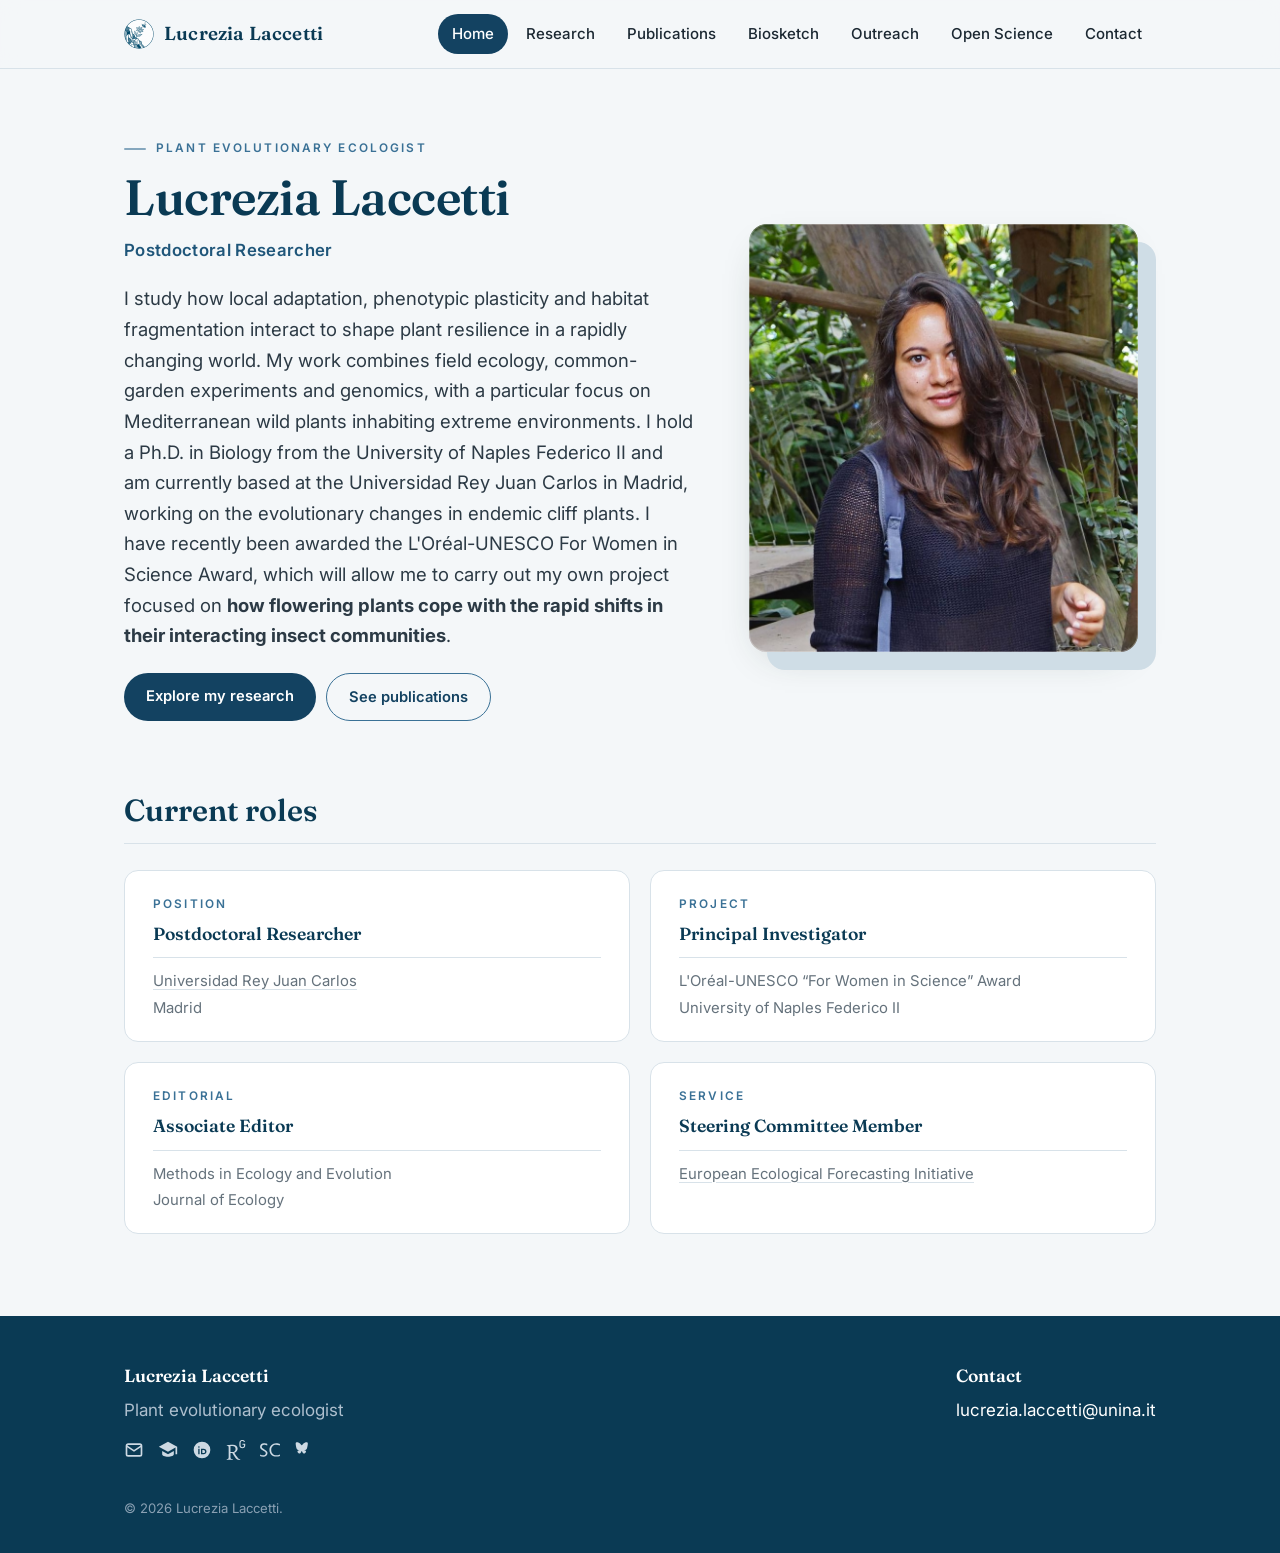
<file: index.html>
<!DOCTYPE html>
<html lang="en">
<head>
<meta charset="UTF-8" />
<meta name="viewport" content="width=device-width, initial-scale=1.0" />
<title>Lucrezia Laccetti — Plant Evolutionary Ecologist</title>
<meta name="description" content="Lucrezia Laccetti is a postdoctoral researcher in plant evolutionary ecology, studying local adaptation, phenotypic plasticity and resilience in Mediterranean cliff plants." />
<link rel="icon" href="assets/logo.png" />
<link rel="preconnect" href="https://fonts.googleapis.com" />
<link rel="preconnect" href="https://fonts.gstatic.com" crossorigin />
<link href="https://fonts.googleapis.com/css2?family=Fraunces:opsz,wght@9..144,500;9..144,600;9..144,700&family=Inter:wght@400;500;600;700&display=swap" rel="stylesheet" />
<link rel="stylesheet" href="css/style.css" />
</head>
<body>

<header class="site-header">
  <div class="wrap nav">
    <a class="brand" href="index.html">
      <img src="assets/logo.png" alt="" />
      Lucrezia Laccetti
    </a>
    <button class="nav-toggle" aria-label="Menu"><span></span><span></span><span></span></button>
    <ul class="nav-links">
      <li><a class="active" href="index.html">Home</a></li>
      <li><a href="research.html">Research</a></li>
      <li><a href="publications.html">Publications</a></li>
      <li><a href="biosketch.html">Biosketch</a></li>
      <li><a href="outreach.html">Outreach</a></li>
      <li><a href="open-science.html">Open Science</a></li>
      <li><a href="contact.html">Contact</a></li>
    </ul>
  </div>
</header>

<main>
  <section class="hero wrap">
    <div class="hero-grid">
      <div>
        <p class="eyebrow">Plant Evolutionary Ecologist</p>
        <h1>Lucrezia Laccetti</h1>
        <p class="role">Postdoctoral Researcher</p>
        <p class="lead">I study how local adaptation, phenotypic plasticity and habitat fragmentation
          interact to shape plant resilience in a rapidly changing world. My work combines field
          ecology, common-garden experiments and genomics, with a particular focus on Mediterranean
          wild plants inhabiting extreme environments. I hold a Ph.D. in Biology from the University
          of Naples Federico II and am currently based at the Universidad Rey Juan Carlos
          in Madrid, working on the evolutionary changes in endemic cliff plants. I have recently
          been awarded the L'Oréal-UNESCO For Women in Science Award, which will allow me to carry out
          my own project focused on <strong>how flowering plants cope with the rapid shifts in their
          interacting insect communities</strong>.</p>

        <p style="margin-top:22px;display:flex;flex-wrap:wrap;gap:10px"><a class="btn" href="research.html">Explore my research</a>
          <a class="btn btn--ghost" href="publications.html">See publications</a></p>
      </div>

      <figure class="portrait">
        <img src="assets/lucrezia.jpg" alt="Portrait of Lucrezia Laccetti" />
      </figure>
    </div>
  </section>

  <section class="section wrap roles">
    <h2>Current roles</h2>
    <div class="cards role-cards">
      <article class="card role-card">
        <p class="eyebrow">Position</p>
        <h3>Postdoctoral Researcher</h3>
        <ul class="rc-lines">
          <li><a href="https://www.urjc.es/" target="_blank" rel="noopener">Universidad Rey Juan Carlos</a></li>
          <li>Madrid</li>
        </ul>
      </article>
      <article class="card role-card">
        <p class="eyebrow">Project</p>
        <h3>Principal Investigator</h3>
        <ul class="rc-lines">
          <li>L&#39;Or&eacute;al-UNESCO &ldquo;For Women in Science&rdquo; Award</li>
          <li>University of Naples Federico II</li>
        </ul>
      </article>
      <article class="card role-card">
        <p class="eyebrow">Editorial</p>
        <h3>Associate Editor</h3>
        <ul class="rc-lines">
          <li>Methods in Ecology and Evolution</li>
          <li>Journal of Ecology</li>
        </ul>
      </article>
      <article class="card role-card">
        <p class="eyebrow">Service</p>
        <h3>Steering Committee Member</h3>
        <ul class="rc-lines">
          <li><a href="https://euro-ecoforecast.wordpress.com/eefi-steering-committee/" target="_blank" rel="noopener">European Ecological Forecasting Initiative</a></li>
        </ul>
      </article>
    </div>
  </section>

</main>

<footer class="site-footer" id="contact">
  <div class="wrap footer-grid">
    <div>
      <h3>Lucrezia Laccetti</h3>
      <p style="max-width:42ch;color:#aebfce">Plant evolutionary ecologist</p>
      <div class="footer-socials">
        <a href="mailto:lucrezia.laccetti@unina.it" aria-label="Email"><svg viewBox="0 0 24 24" fill="none" stroke="currentColor" stroke-width="2"><rect x="3" y="5" width="18" height="14" rx="2"/><path d="m3 7 9 6 9-6"/></svg></a>
        <a href="https://scholar.google.com/citations?user=Ui07RpoAAAAJ&hl=en" target="_blank" rel="noopener" aria-label="Google Scholar"><svg viewBox="0 0 24 24" fill="currentColor"><path d="M12 2 1 8l11 6 9-4.9V17h2V8L12 2zM5 13.2V17c0 1.7 3.1 3 7 3s7-1.3 7-3v-3.8l-7 3.8-7-3.8z"/></svg></a>
        <a href="https://orcid.org/0000-0001-8578-6644" target="_blank" rel="noopener" aria-label="ORCID"><svg viewBox="0 0 24 24" fill="currentColor"><path d="M12 2a10 10 0 1 0 0 20 10 10 0 0 0 0-20zM8.3 7.4a1 1 0 1 1 0 2 1 1 0 0 1 0-2zm-.8 3.1h1.6v6.6H7.5v-6.6zm3.3 0h3.1c2.2 0 3.5 1.5 3.5 3.3s-1.4 3.3-3.6 3.3h-3v-6.6zm1.6 1.4v3.8h1.3c1.3 0 2-.8 2-1.9 0-1-.6-1.9-2-1.9h-1.3z"/></svg></a>
        <a href="https://www.researchgate.net/profile/Lucrezia-Laccetti" target="_blank" rel="noopener" aria-label="ResearchGate"><svg viewBox="0 0 24 24" fill="currentColor"><path d="M19.586 0c-.818 0-1.508.19-2.073.565-.563.377-.97.936-1.213 1.68a3.193 3.193 0 0 0-.112.437 8.365 8.365 0 0 0-.078.53 9 9 0 0 0-.05.727c-.01.282-.013.621-.013 1.016a31.121 31.123 0 0 0 .014 1.017 9 9 0 0 0 .05.727 7.946 7.946 0 0 0 .077.53h-.005a3.334 3.334 0 0 0 .113.438c.245.743.65 1.303 1.214 1.68.565.376 1.256.564 2.075.564.8 0 1.536-.213 2.105-.603.57-.39.94-.916 1.175-1.65.076-.235.135-.558.177-.93a10.9 10.9 0 0 0 .043-1.207v-.82c0-.095-.047-.142-.14-.142h-3.064c-.094 0-.14.047-.14.141v.956c0 .094.046.14.14.14h1.666c.056 0 .084.03.084.086 0 .36 0 .62-.036.865-.038.244-.1.447-.147.606-.108.385-.348.664-.638.876-.29.212-.738.35-1.227.35-.545 0-.901-.15-1.21-.353-.306-.203-.517-.454-.67-.915a3.136 3.136 0 0 1-.147-.762 17.366 17.367 0 0 1-.034-.656c-.01-.26-.014-.572-.014-.939a26.401 26.403 0 0 1 .014-.938 15.821 15.822 0 0 1 .035-.656 3.19 3.19 0 0 1 .148-.76 1.89 1.89 0 0 1 .742-1.01c.344-.244.593-.352 1.137-.352.508 0 .815.096 1.144.303.33.207.528.492.764.925.047.094.111.118.198.07l1.044-.43c.075-.048.09-.115.042-.199a3.549 3.549 0 0 0-.466-.742 3 3 0 0 0-.679-.607 3.313 3.313 0 0 0-.903-.41A4.068 4.068 0 0 0 19.586 0zM8.217 5.836c-1.69 0-3.036.086-4.297.086-1.146 0-2.291 0-3.007-.029v.831l1.088.2c.744.144 1.174.488 1.174 2.264v11.288c0 1.777-.43 2.12-1.174 2.263l-1.088.2v.832c.773-.029 2.12-.086 3.465-.086 1.29 0 2.951.057 3.667.086v-.831l-1.49-.2c-.773-.115-1.174-.487-1.174-2.264v-4.784c.688.057 1.29.057 2.206.057 1.748 3.123 3.41 5.472 4.355 6.56.86 1.032 2.177 1.691 3.839 1.691.487 0 1.003-.086 1.318-.23v-.744c-1.031 0-2.063-.716-2.808-1.518-1.26-1.376-2.95-3.582-4.355-6.074 2.32-.545 4.04-2.722 4.04-4.9 0-3.208-2.492-4.698-5.758-4.698zm-.515 1.29c2.406 0 3.839 1.26 3.839 3.552 0 2.263-1.547 3.782-4.097 3.782-.974 0-1.404-.03-2.063-.086v-7.19c.66-.059 1.547-.059 2.32-.059z"/></svg></a>
        <a href="https://www.scopus.com/authid/detail.uri?authorId=57891311900" target="_blank" rel="noopener" aria-label="Scopus"><svg viewBox="0 0 24 24" fill="currentColor"><path d="M24 19.059l-.14-1.777c-1.426.772-2.945 1.076-4.465 1.076-3.319 0-5.96-2.782-5.96-6.475 0-3.903 2.595-6.31 5.633-6.31 1.917 0 3.39.303 4.792 1.075L24 4.895c-1.286-.608-2.337-.889-4.698-.889-4.534 0-7.97 3.53-7.97 8.017 0 5.12 4.09 7.924 7.9 7.924 1.916 0 3.506-.257 4.768-.888zm-14.954-3.46c0-2.22-1.964-3.225-3.857-4.347C3.716 10.364 2.15 9.756 2.15 8.12c0-1.215.889-2.548 2.642-2.548 1.519 0 2.57.234 3.903 1.029l.117-1.847c-1.239-.514-2.127-.748-4.137-.748C1.8 4.006.047 5.876.047 8.26c0 2.384 2.103 3.413 4.02 4.581 1.426.865 2.922 1.45 2.922 2.992 0 1.496-1.333 2.571-2.922 2.571-1.566 0-2.594-.35-3.786-1.075L0 19.176c1.215.56 2.454.818 4.16.818 2.385 0 4.885-1.473 4.885-4.395z"/></svg></a>
        <a href="https://bsky.app/profile/lucrezialaccetti.bsky.social" target="_blank" rel="noopener" aria-label="Bluesky"><svg viewBox="0 0 24 24" fill="currentColor"><path d="M12 10.8C10.9 8.4 7.9 4.1 5.2 3 3.9 2.4 2 2.1 2 4.3c0 1.3.7 5.4 1.2 6.1.6 1.3 1.9 1.7 3.4 1.5-2.5.4-3.1 1.9-1.7 3.3 2.6 2.7 3.8-.7 4.1-1.6.1-.3.2-.5.3-.5s.2.2.3.5c.3.9 1.5 4.3 4.1 1.6 1.4-1.4.8-2.9-1.7-3.3 1.5.2 2.8-.2 3.4-1.5.5-.7 1.2-4.8 1.2-6.1 0-2.2-1.9-1.9-3.2-1.3-2.7 1.1-5.7 5.4-6.7 7.8z"/></svg></a>
      </div>
    </div>
    <div>
      <h3>Contact</h3>
      <p style="color:#cdd9e3;margin:0">
        <a href="mailto:lucrezia.laccetti@unina.it">lucrezia.laccetti@unina.it</a>
      </p>
    </div>
  </div>
  <div class="wrap copyright">© <span id="year">2026</span> Lucrezia Laccetti.</div>
</footer>

<script src="js/main.js"></script>
<script>document.getElementById('year').textContent=new Date().getFullYear();</script>
</body>
</html>
</file>
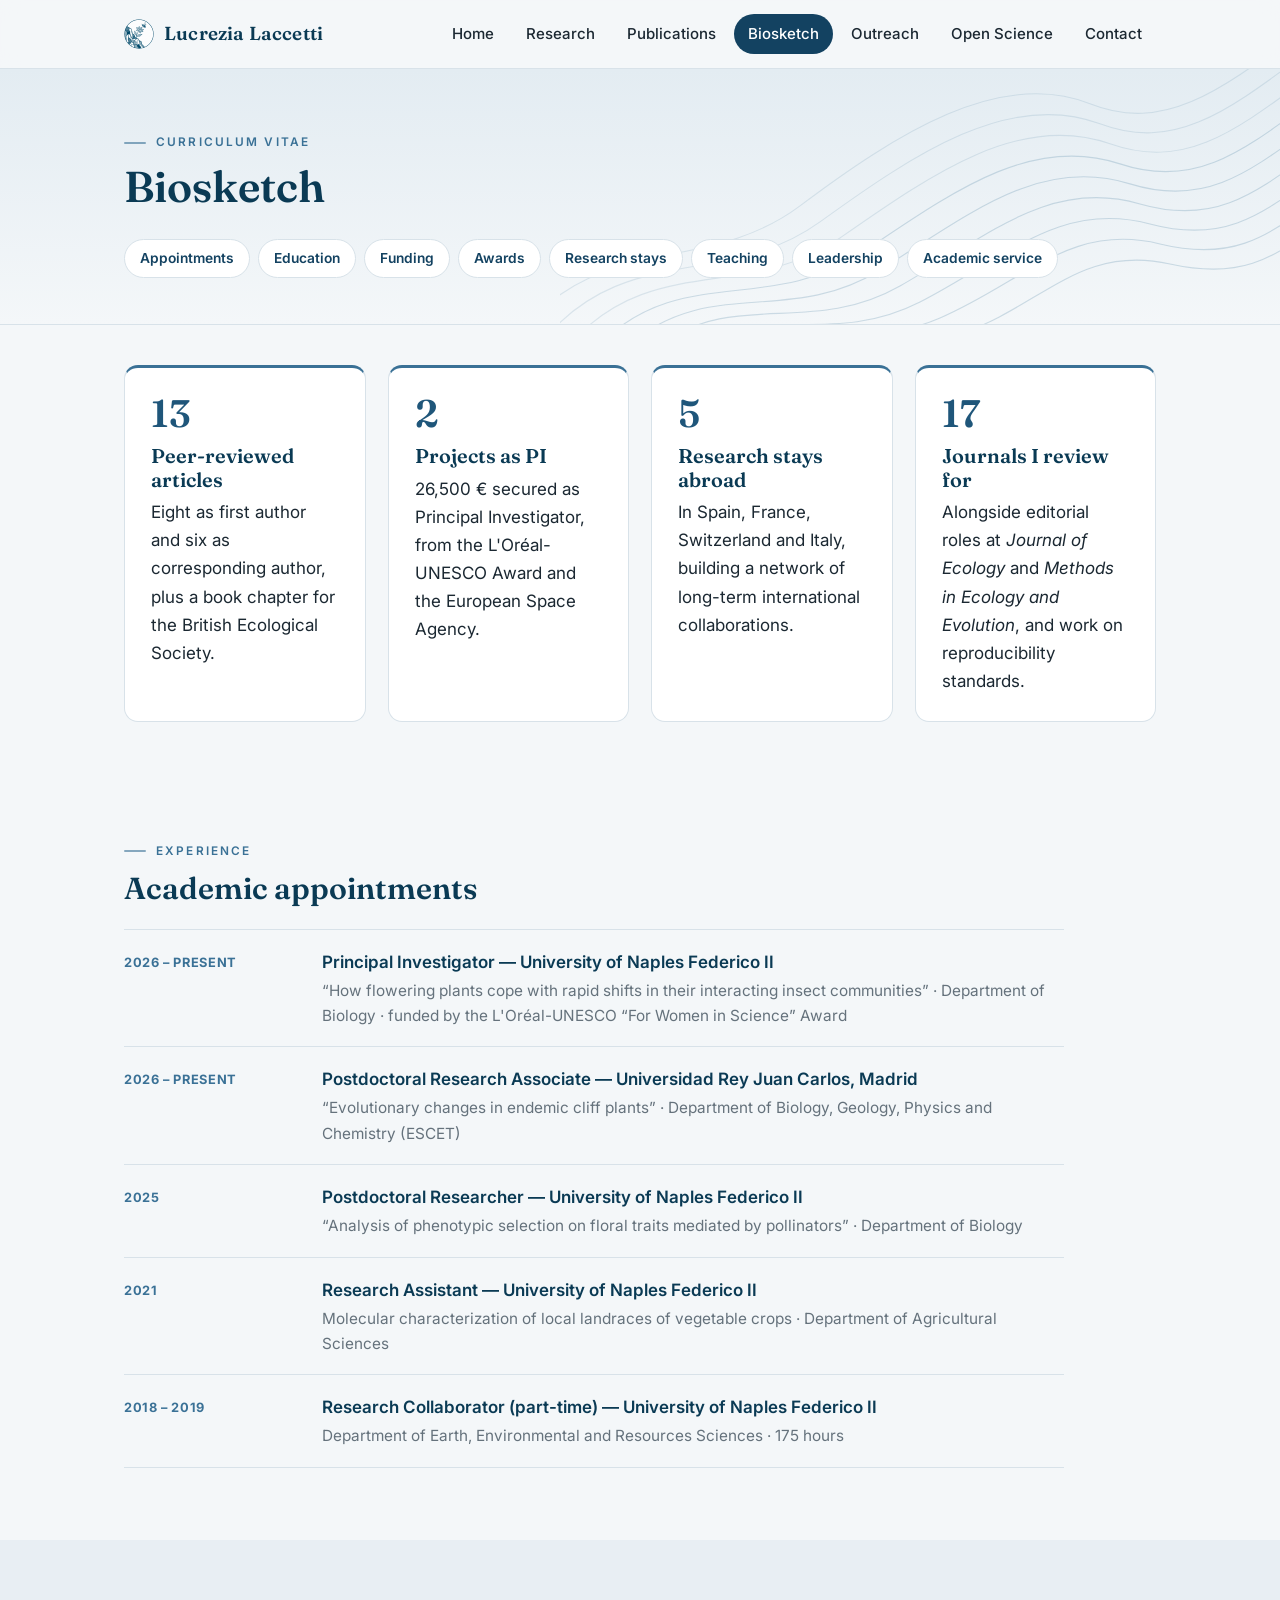
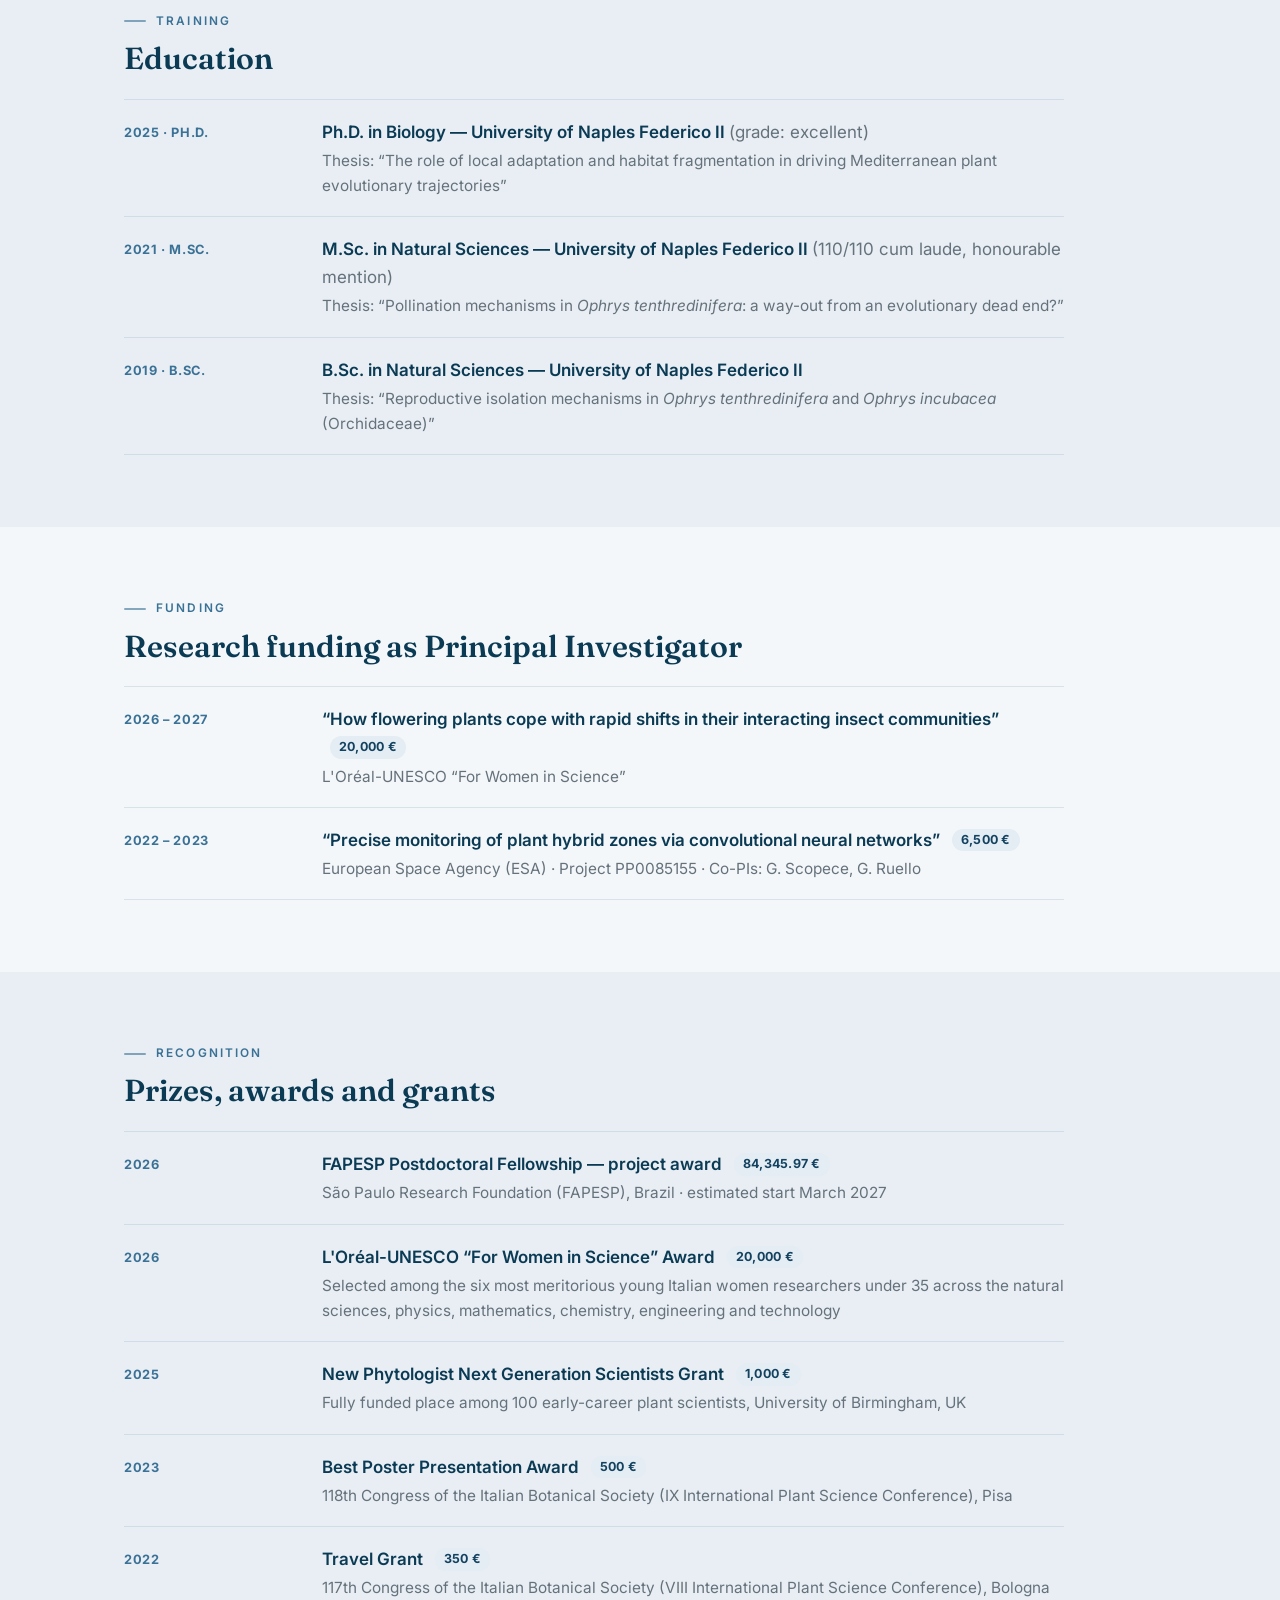
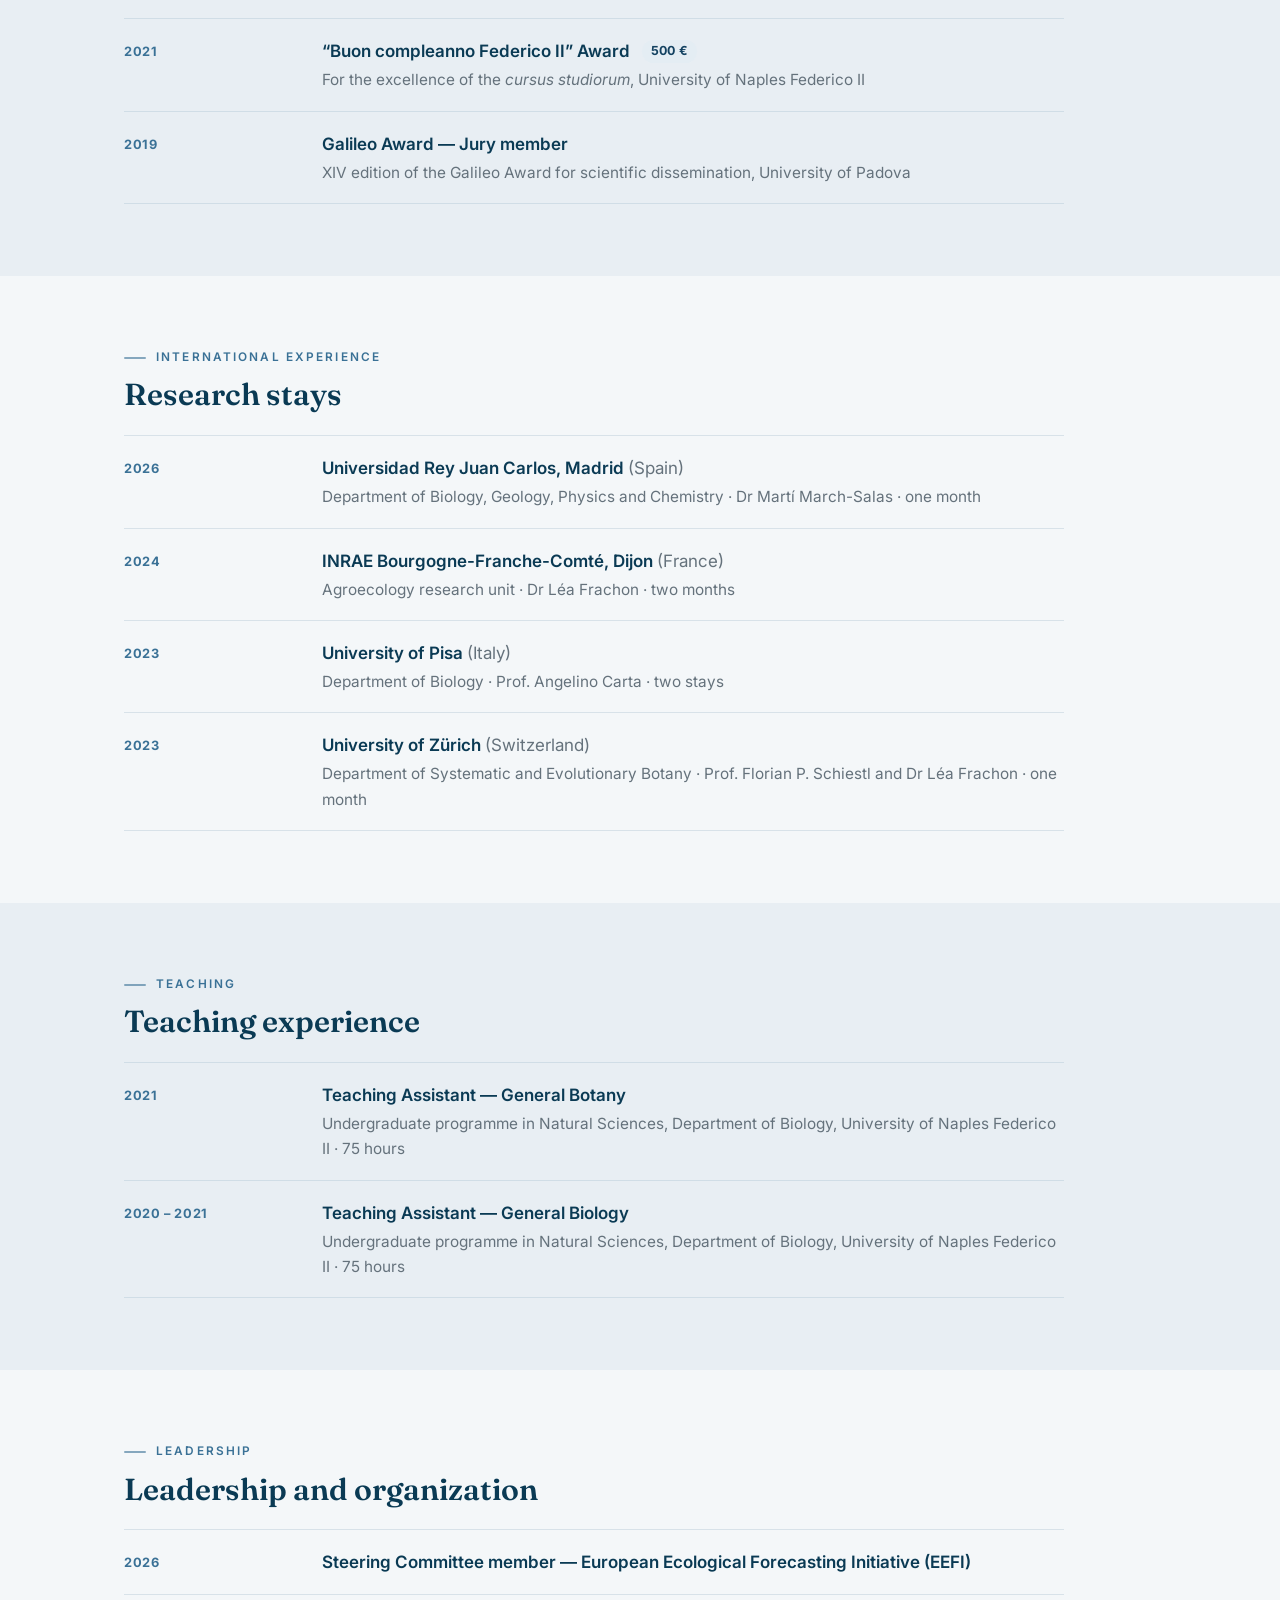
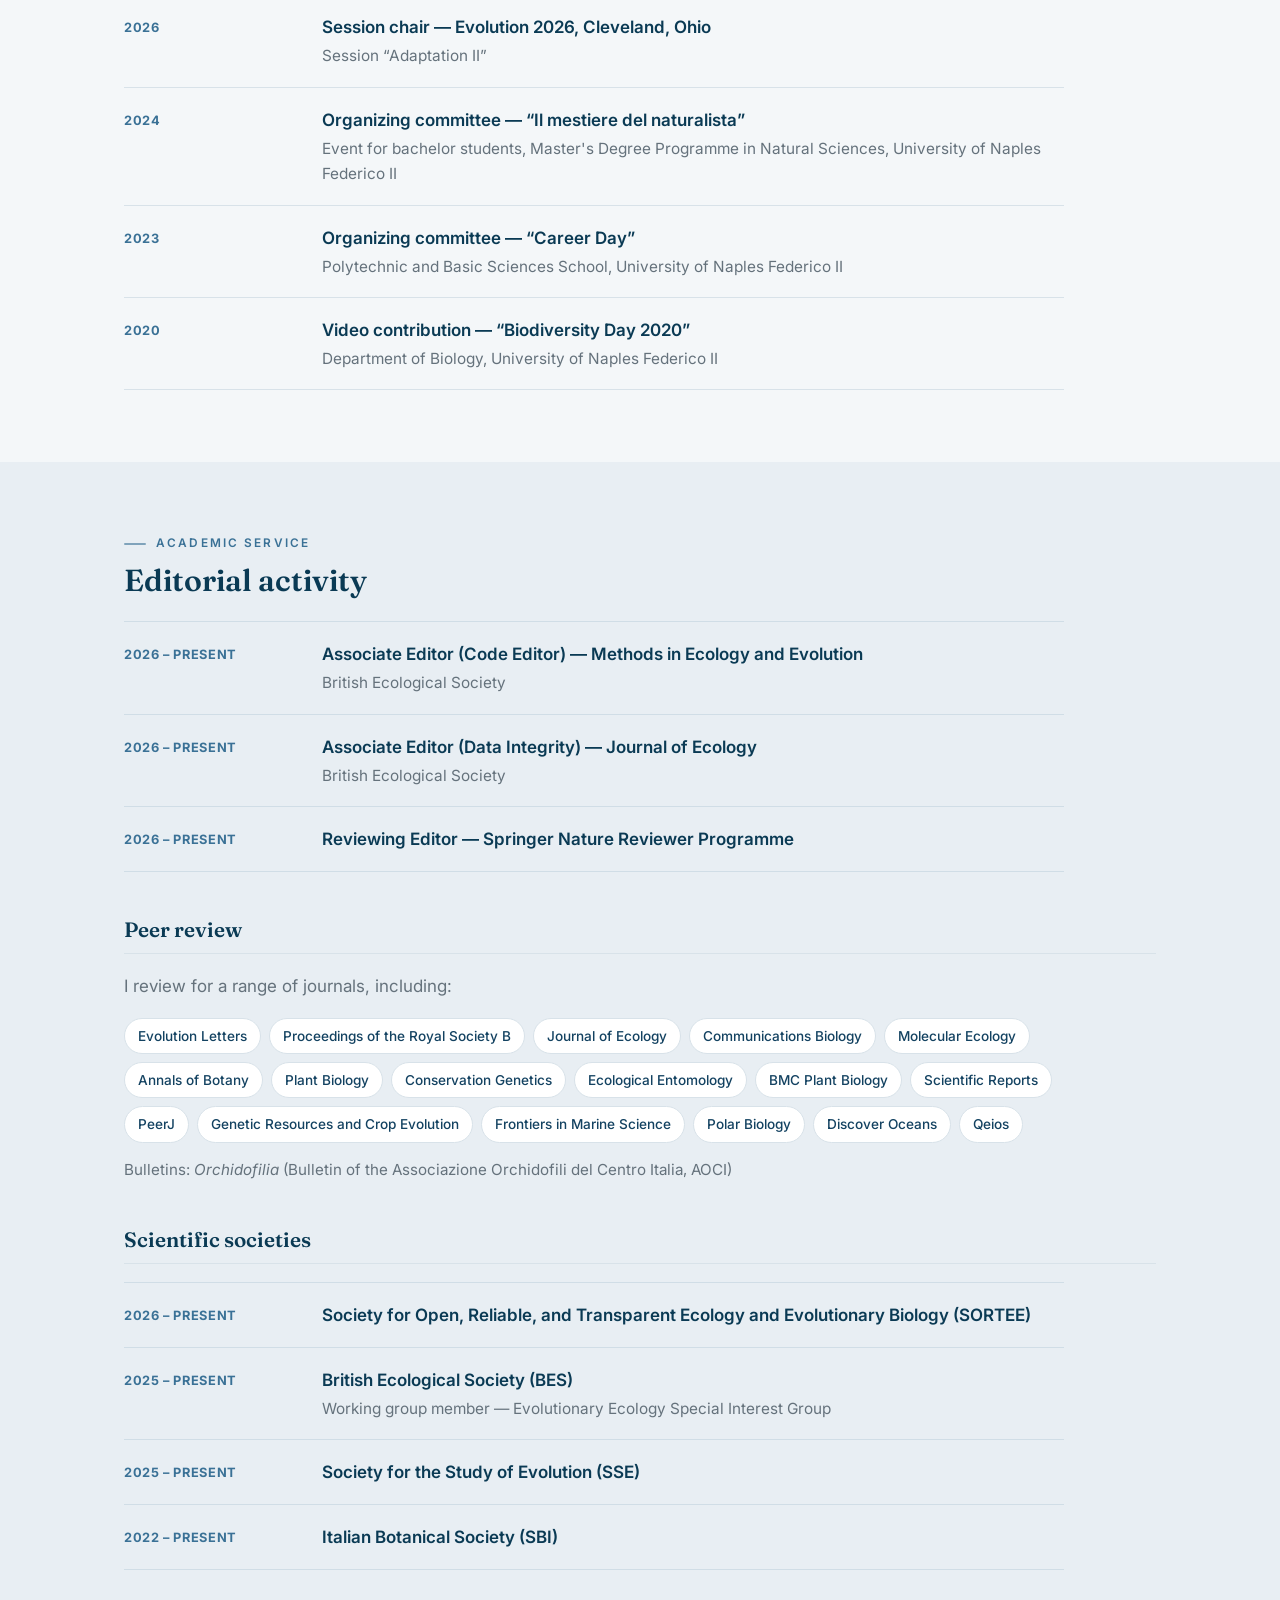
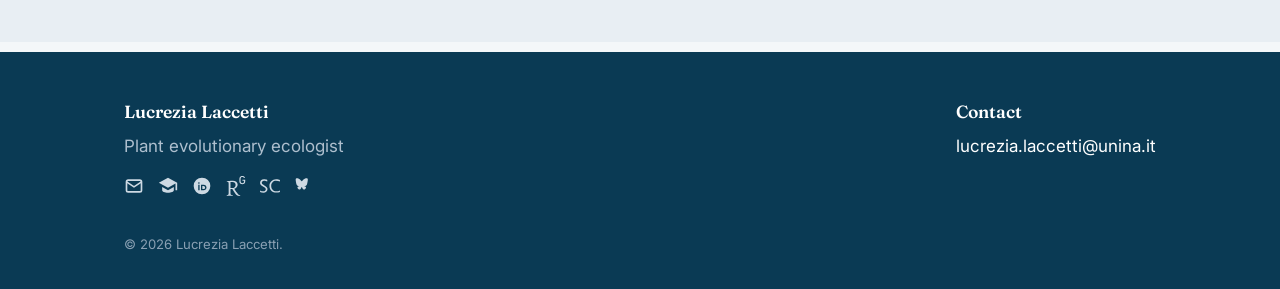
<file: biosketch.html>
<!DOCTYPE html>
<html lang="en">
<head>
<meta charset="UTF-8" />
<meta name="viewport" content="width=device-width, initial-scale=1.0" />
<title>Biosketch — Lucrezia Laccetti</title>
<meta name="description" content="Biosketch of Lucrezia Laccetti: academic appointments, education, research grants, prizes and awards, research stays, teaching, peer review and academic service." />
<link rel="icon" href="assets/logo.png" />
<link rel="preconnect" href="https://fonts.googleapis.com" />
<link rel="preconnect" href="https://fonts.gstatic.com" crossorigin />
<link href="https://fonts.googleapis.com/css2?family=Fraunces:opsz,wght@9..144,500;9..144,600;9..144,700&family=Inter:wght@400;500;600;700&display=swap" rel="stylesheet" />
<link rel="stylesheet" href="css/style.css" />
</head>
<body>

<header class="site-header">
  <div class="wrap nav">
    <a class="brand" href="index.html"><img src="assets/logo.png" alt="" /> Lucrezia Laccetti</a>
    <button class="nav-toggle" aria-label="Menu"><span></span><span></span><span></span></button>
    <ul class="nav-links">
      <li><a href="index.html">Home</a></li>
      <li><a href="research.html">Research</a></li>
      <li><a href="publications.html">Publications</a></li>
      <li><a class="active" href="biosketch.html">Biosketch</a></li>
      <li><a href="outreach.html">Outreach</a></li>
      <li><a href="open-science.html">Open Science</a></li>
      <li><a href="contact.html">Contact</a></li>
    </ul>
  </div>
</header>

<main>
  <section class="page-head">
    <div class="wrap">
      <p class="eyebrow">Curriculum vitae</p>
      <h1>Biosketch</h1>
      <nav class="subnav" aria-label="On this page">
        <a href="#appointments">Appointments</a>
        <a href="#education">Education</a>
        <a href="#funding">Funding</a>
        <a href="#awards">Awards</a>
        <a href="#stays">Research stays</a>
        <a href="#teaching">Teaching</a>
        <a href="#leadership">Leadership</a>
        <a href="#service">Academic service</a>
      </nav>
    </div>
  </section>

  <section class="section--tight wrap">
    <div class="cards stat-cards" style="grid-template-columns:repeat(auto-fit,minmax(215px,1fr))">
      <article class="card">
        <p class="stat">13</p>
        <h3>Peer-reviewed articles</h3>
        <p>Eight as first author and six as corresponding author, plus a book chapter for the
          British Ecological Society.</p>
      </article>
      <article class="card">
        <p class="stat">2</p>
        <h3>Projects as PI</h3>
        <p>26,500 € secured as Principal Investigator, from the L&#39;Oréal-UNESCO Award and the
          European Space Agency.</p>
      </article>
      <article class="card">
        <p class="stat">5</p>
        <h3>Research stays abroad</h3>
        <p>In Spain, France, Switzerland and Italy, building a network of long-term international
          collaborations.</p>
      </article>
      <article class="card">
        <p class="stat">17</p>
        <h3>Journals I review for</h3>
        <p>Alongside editorial roles at <em>Journal of Ecology</em> and <em>Methods in Ecology and
          Evolution</em>, and work on reproducibility standards.</p>
      </article>
    </div>
  </section>

  <section class="section wrap" id="appointments">
    <p class="eyebrow">Experience</p>
    <h2>Academic appointments</h2>
    <ul class="cv">
      <li><div class="date">2026 – present</div><div>
          <div class="ti">Principal Investigator — University of Naples Federico II</div>
          <div class="where">&ldquo;How flowering plants cope with rapid shifts in their interacting insect communities&rdquo; · Department of Biology · funded by the L&#39;Oréal-UNESCO &ldquo;For Women in Science&rdquo; Award</div></div></li>
      <li><div class="date">2026 – present</div><div>
          <div class="ti">Postdoctoral Research Associate — Universidad Rey Juan Carlos, Madrid</div>
          <div class="where">&ldquo;Evolutionary changes in endemic cliff plants&rdquo; · Department of Biology, Geology, Physics and Chemistry (ESCET)</div></div></li>
      <li><div class="date">2025</div><div>
          <div class="ti">Postdoctoral Researcher — University of Naples Federico II</div>
          <div class="where">&ldquo;Analysis of phenotypic selection on floral traits mediated by pollinators&rdquo; · Department of Biology</div></div></li>
      <li><div class="date">2021</div><div>
          <div class="ti">Research Assistant — University of Naples Federico II</div>
          <div class="where">Molecular characterization of local landraces of vegetable crops · Department of Agricultural Sciences</div></div></li>
      <li><div class="date">2018 – 2019</div><div>
          <div class="ti">Research Collaborator (part-time) — University of Naples Federico II</div>
          <div class="where">Department of Earth, Environmental and Resources Sciences · 175 hours</div></div></li>
    </ul>
  </section>

  <section class="section--alt section" id="education">
    <div class="wrap">
      <p class="eyebrow">Training</p>
      <h2>Education</h2>
    <ul class="cv">
      <li><div class="date">2025 · Ph.D.</div><div>
          <div class="ti">Ph.D. in Biology — University of Naples Federico II <span class="note">(grade: excellent)</span></div>
          <div class="where">Thesis: &ldquo;The role of local adaptation and habitat fragmentation in driving Mediterranean plant evolutionary trajectories&rdquo;</div></div></li>
      <li><div class="date">2021 · M.Sc.</div><div>
          <div class="ti">M.Sc. in Natural Sciences — University of Naples Federico II <span class="note">(110/110 cum laude, honourable mention)</span></div>
          <div class="where">Thesis: &ldquo;Pollination mechanisms in <em>Ophrys tenthredinifera</em>: a way-out from an evolutionary dead end?&rdquo;</div></div></li>
      <li><div class="date">2019 · B.Sc.</div><div>
          <div class="ti">B.Sc. in Natural Sciences — University of Naples Federico II</div>
          <div class="where">Thesis: &ldquo;Reproductive isolation mechanisms in <em>Ophrys tenthredinifera</em> and <em>Ophrys incubacea</em> (Orchidaceae)&rdquo;</div></div></li>
    </ul>
    </div>
  </section>

  <section class="section wrap" id="funding">
    <p class="eyebrow">Funding</p>
    <h2>Research funding as Principal Investigator</h2>
    <ul class="cv">
      <li><div class="date">2026 – 2027</div><div>
          <div class="ti">&ldquo;How flowering plants cope with rapid shifts in their interacting insect communities&rdquo; <span class="amount">20,000 €</span></div>
          <div class="where">L&#39;Oréal-UNESCO &ldquo;For Women in Science&rdquo;</div></div></li>
      <li><div class="date">2022 – 2023</div><div>
          <div class="ti">&ldquo;Precise monitoring of plant hybrid zones via convolutional neural networks&rdquo; <span class="amount">6,500 €</span></div>
          <div class="where">European Space Agency (ESA) · Project PP0085155 · Co-PIs: G. Scopece, G. Ruello</div></div></li>
    </ul>
  </section>

  <section class="section--alt section" id="awards">
    <div class="wrap">
      <p class="eyebrow">Recognition</p>
      <h2>Prizes, awards and grants</h2>
    <ul class="cv">
      <li><div class="date">2026</div><div>
          <div class="ti">FAPESP Postdoctoral Fellowship — project award <span class="amount">84,345.97 €</span></div>
          <div class="where">São Paulo Research Foundation (FAPESP), Brazil · estimated start March 2027</div></div></li>
      <li><div class="date">2026</div><div>
          <div class="ti">L&#39;Oréal-UNESCO &ldquo;For Women in Science&rdquo; Award <span class="amount">20,000 €</span></div>
          <div class="where">Selected among the six most meritorious young Italian women researchers under 35 across the natural sciences, physics, mathematics, chemistry, engineering and technology</div></div></li>
      <li><div class="date">2025</div><div>
          <div class="ti">New Phytologist Next Generation Scientists Grant <span class="amount">1,000 €</span></div>
          <div class="where">Fully funded place among 100 early-career plant scientists, University of Birmingham, UK</div></div></li>
      <li><div class="date">2023</div><div>
          <div class="ti">Best Poster Presentation Award <span class="amount">500 €</span></div>
          <div class="where">118th Congress of the Italian Botanical Society (IX International Plant Science Conference), Pisa</div></div></li>
      <li><div class="date">2022</div><div>
          <div class="ti">Travel Grant <span class="amount">350 €</span></div>
          <div class="where">117th Congress of the Italian Botanical Society (VIII International Plant Science Conference), Bologna</div></div></li>
      <li><div class="date">2021</div><div>
          <div class="ti">&ldquo;Buon compleanno Federico II&rdquo; Award <span class="amount">500 €</span></div>
          <div class="where">For the excellence of the <em>cursus studiorum</em>, University of Naples Federico II</div></div></li>
      <li><div class="date">2019</div><div>
          <div class="ti">Galileo Award — Jury member</div>
          <div class="where">XIV edition of the Galileo Award for scientific dissemination, University of Padova</div></div></li>
    </ul>
    </div>
  </section>

  <section class="section wrap" id="stays">
    <p class="eyebrow">International experience</p>
    <h2>Research stays</h2>
    <ul class="cv">
      <li><div class="date">2026</div><div>
          <div class="ti">Universidad Rey Juan Carlos, Madrid <span class="note">(Spain)</span></div>
          <div class="where">Department of Biology, Geology, Physics and Chemistry · Dr Martí March-Salas · one month</div></div></li>
      <li><div class="date">2024</div><div>
          <div class="ti">INRAE Bourgogne-Franche-Comté, Dijon <span class="note">(France)</span></div>
          <div class="where">Agroecology research unit · Dr Léa Frachon · two months</div></div></li>
      <li><div class="date">2023</div><div>
          <div class="ti">University of Pisa <span class="note">(Italy)</span></div>
          <div class="where">Department of Biology · Prof. Angelino Carta · two stays</div></div></li>
      <li><div class="date">2023</div><div>
          <div class="ti">University of Zürich <span class="note">(Switzerland)</span></div>
          <div class="where">Department of Systematic and Evolutionary Botany · Prof. Florian P. Schiestl and Dr Léa Frachon · one month</div></div></li>
    </ul>
  </section>

  <section class="section--alt section" id="teaching">
    <div class="wrap">
      <p class="eyebrow">Teaching</p>
      <h2>Teaching experience</h2>
    <ul class="cv">
      <li><div class="date">2021</div><div>
          <div class="ti">Teaching Assistant — General Botany</div>
          <div class="where">Undergraduate programme in Natural Sciences, Department of Biology, University of Naples Federico II · 75 hours</div></div></li>
      <li><div class="date">2020 – 2021</div><div>
          <div class="ti">Teaching Assistant — General Biology</div>
          <div class="where">Undergraduate programme in Natural Sciences, Department of Biology, University of Naples Federico II · 75 hours</div></div></li>
    </ul>
    </div>
  </section>

  <section class="section wrap" id="leadership">
    <p class="eyebrow">Leadership</p>
    <h2>Leadership and organization</h2>
    <ul class="cv">
      <li><div class="date">2026</div><div>
          <div class="ti">Steering Committee member — European Ecological Forecasting Initiative (EEFI)</div></div></li>
      <li><div class="date">2026</div><div>
          <div class="ti">Session chair — Evolution 2026, Cleveland, Ohio</div>
          <div class="where">Session &ldquo;Adaptation II&rdquo;</div></div></li>
      <li><div class="date">2024</div><div>
          <div class="ti">Organizing committee — &ldquo;Il mestiere del naturalista&rdquo;</div>
          <div class="where">Event for bachelor students, Master&#39;s Degree Programme in Natural Sciences, University of Naples Federico II</div></div></li>
      <li><div class="date">2023</div><div>
          <div class="ti">Organizing committee — &ldquo;Career Day&rdquo;</div>
          <div class="where">Polytechnic and Basic Sciences School, University of Naples Federico II</div></div></li>
      <li><div class="date">2020</div><div>
          <div class="ti">Video contribution — &ldquo;Biodiversity Day 2020&rdquo;</div>
          <div class="where">Department of Biology, University of Naples Federico II</div></div></li>
    </ul>
  </section>

  <section class="section--alt section" id="service">
    <div class="wrap">
      <p class="eyebrow">Academic service</p>
      <h2>Editorial activity</h2>
    <ul class="cv">
      <li><div class="date">2026 – present</div><div>
          <div class="ti">Associate Editor (Code Editor) — Methods in Ecology and Evolution</div>
          <div class="where">British Ecological Society</div></div></li>
      <li><div class="date">2026 – present</div><div>
          <div class="ti">Associate Editor (Data Integrity) — Journal of Ecology</div>
          <div class="where">British Ecological Society</div></div></li>
      <li><div class="date">2026 – present</div><div>
          <div class="ti">Reviewing Editor — Springer Nature Reviewer Programme</div></div></li>
    </ul>

      <h3 class="subhead">Peer review</h3>
      <p class="muted" style="margin:0 0 4px">I review for a range of journals, including:</p>
      <ul class="tags" style="max-width:940px">
        <li>Evolution Letters</li>
        <li>Proceedings of the Royal Society B</li>
        <li>Journal of Ecology</li>
        <li>Communications Biology</li>
        <li>Molecular Ecology</li>
        <li>Annals of Botany</li>
        <li>Plant Biology</li>
        <li>Conservation Genetics</li>
        <li>Ecological Entomology</li>
        <li>BMC Plant Biology</li>
        <li>Scientific Reports</li>
        <li>PeerJ</li>
        <li>Genetic Resources and Crop Evolution</li>
        <li>Frontiers in Marine Science</li>
        <li>Polar Biology</li>
        <li>Discover Oceans</li>
        <li>Qeios</li>
      </ul>
      <p class="muted" style="margin:14px 0 0;font-size:.95rem">Bulletins: <em>Orchidofilia</em>
        (Bulletin of the Associazione Orchidofili del Centro Italia, AOCI)</p>

      <h3 class="subhead">Scientific societies</h3>
    <ul class="cv" style="margin-top:0">
      <li><div class="date">2026 – present</div><div>
          <div class="ti">Society for Open, Reliable, and Transparent Ecology and Evolutionary Biology (SORTEE)</div></div></li>
      <li><div class="date">2025 – present</div><div>
          <div class="ti">British Ecological Society (BES)</div>
          <div class="where">Working group member — Evolutionary Ecology Special Interest Group</div></div></li>
      <li><div class="date">2025 – present</div><div>
          <div class="ti">Society for the Study of Evolution (SSE)</div></div></li>
      <li><div class="date">2022 – present</div><div>
          <div class="ti">Italian Botanical Society (SBI)</div></div></li>
    </ul>
    </div>
  </section>
</main>

<footer class="site-footer" id="contact">
  <div class="wrap footer-grid">
    <div>
      <h3>Lucrezia Laccetti</h3>
      <p style="max-width:42ch;color:#aebfce">Plant evolutionary ecologist</p>
      <div class="footer-socials">
        <a href="mailto:lucrezia.laccetti@unina.it" aria-label="Email"><svg viewBox="0 0 24 24" fill="none" stroke="currentColor" stroke-width="2"><rect x="3" y="5" width="18" height="14" rx="2"/><path d="m3 7 9 6 9-6"/></svg></a>
        <a href="https://scholar.google.com/citations?user=Ui07RpoAAAAJ&hl=en" target="_blank" rel="noopener" aria-label="Google Scholar"><svg viewBox="0 0 24 24" fill="currentColor"><path d="M12 2 1 8l11 6 9-4.9V17h2V8L12 2zM5 13.2V17c0 1.7 3.1 3 7 3s7-1.3 7-3v-3.8l-7 3.8-7-3.8z"/></svg></a>
        <a href="https://orcid.org/0000-0001-8578-6644" target="_blank" rel="noopener" aria-label="ORCID"><svg viewBox="0 0 24 24" fill="currentColor"><path d="M12 2a10 10 0 1 0 0 20 10 10 0 0 0 0-20zM8.3 7.4a1 1 0 1 1 0 2 1 1 0 0 1 0-2zm-.8 3.1h1.6v6.6H7.5v-6.6zm3.3 0h3.1c2.2 0 3.5 1.5 3.5 3.3s-1.4 3.3-3.6 3.3h-3v-6.6zm1.6 1.4v3.8h1.3c1.3 0 2-.8 2-1.9 0-1-.6-1.9-2-1.9h-1.3z"/></svg></a>
        <a href="https://www.researchgate.net/profile/Lucrezia-Laccetti" target="_blank" rel="noopener" aria-label="ResearchGate"><svg viewBox="0 0 24 24" fill="currentColor"><path d="M19.586 0c-.818 0-1.508.19-2.073.565-.563.377-.97.936-1.213 1.68a3.193 3.193 0 0 0-.112.437 8.365 8.365 0 0 0-.078.53 9 9 0 0 0-.05.727c-.01.282-.013.621-.013 1.016a31.121 31.123 0 0 0 .014 1.017 9 9 0 0 0 .05.727 7.946 7.946 0 0 0 .077.53h-.005a3.334 3.334 0 0 0 .113.438c.245.743.65 1.303 1.214 1.68.565.376 1.256.564 2.075.564.8 0 1.536-.213 2.105-.603.57-.39.94-.916 1.175-1.65.076-.235.135-.558.177-.93a10.9 10.9 0 0 0 .043-1.207v-.82c0-.095-.047-.142-.14-.142h-3.064c-.094 0-.14.047-.14.141v.956c0 .094.046.14.14.14h1.666c.056 0 .084.03.084.086 0 .36 0 .62-.036.865-.038.244-.1.447-.147.606-.108.385-.348.664-.638.876-.29.212-.738.35-1.227.35-.545 0-.901-.15-1.21-.353-.306-.203-.517-.454-.67-.915a3.136 3.136 0 0 1-.147-.762 17.366 17.367 0 0 1-.034-.656c-.01-.26-.014-.572-.014-.939a26.401 26.403 0 0 1 .014-.938 15.821 15.822 0 0 1 .035-.656 3.19 3.19 0 0 1 .148-.76 1.89 1.89 0 0 1 .742-1.01c.344-.244.593-.352 1.137-.352.508 0 .815.096 1.144.303.33.207.528.492.764.925.047.094.111.118.198.07l1.044-.43c.075-.048.09-.115.042-.199a3.549 3.549 0 0 0-.466-.742 3 3 0 0 0-.679-.607 3.313 3.313 0 0 0-.903-.41A4.068 4.068 0 0 0 19.586 0zM8.217 5.836c-1.69 0-3.036.086-4.297.086-1.146 0-2.291 0-3.007-.029v.831l1.088.2c.744.144 1.174.488 1.174 2.264v11.288c0 1.777-.43 2.12-1.174 2.263l-1.088.2v.832c.773-.029 2.12-.086 3.465-.086 1.29 0 2.951.057 3.667.086v-.831l-1.49-.2c-.773-.115-1.174-.487-1.174-2.264v-4.784c.688.057 1.29.057 2.206.057 1.748 3.123 3.41 5.472 4.355 6.56.86 1.032 2.177 1.691 3.839 1.691.487 0 1.003-.086 1.318-.23v-.744c-1.031 0-2.063-.716-2.808-1.518-1.26-1.376-2.95-3.582-4.355-6.074 2.32-.545 4.04-2.722 4.04-4.9 0-3.208-2.492-4.698-5.758-4.698zm-.515 1.29c2.406 0 3.839 1.26 3.839 3.552 0 2.263-1.547 3.782-4.097 3.782-.974 0-1.404-.03-2.063-.086v-7.19c.66-.059 1.547-.059 2.32-.059z"/></svg></a>
        <a href="https://www.scopus.com/authid/detail.uri?authorId=57891311900" target="_blank" rel="noopener" aria-label="Scopus"><svg viewBox="0 0 24 24" fill="currentColor"><path d="M24 19.059l-.14-1.777c-1.426.772-2.945 1.076-4.465 1.076-3.319 0-5.96-2.782-5.96-6.475 0-3.903 2.595-6.31 5.633-6.31 1.917 0 3.39.303 4.792 1.075L24 4.895c-1.286-.608-2.337-.889-4.698-.889-4.534 0-7.97 3.53-7.97 8.017 0 5.12 4.09 7.924 7.9 7.924 1.916 0 3.506-.257 4.768-.888zm-14.954-3.46c0-2.22-1.964-3.225-3.857-4.347C3.716 10.364 2.15 9.756 2.15 8.12c0-1.215.889-2.548 2.642-2.548 1.519 0 2.57.234 3.903 1.029l.117-1.847c-1.239-.514-2.127-.748-4.137-.748C1.8 4.006.047 5.876.047 8.26c0 2.384 2.103 3.413 4.02 4.581 1.426.865 2.922 1.45 2.922 2.992 0 1.496-1.333 2.571-2.922 2.571-1.566 0-2.594-.35-3.786-1.075L0 19.176c1.215.56 2.454.818 4.16.818 2.385 0 4.885-1.473 4.885-4.395z"/></svg></a>
        <a href="https://bsky.app/profile/lucrezialaccetti.bsky.social" target="_blank" rel="noopener" aria-label="Bluesky"><svg viewBox="0 0 24 24" fill="currentColor"><path d="M12 10.8C10.9 8.4 7.9 4.1 5.2 3 3.9 2.4 2 2.1 2 4.3c0 1.3.7 5.4 1.2 6.1.6 1.3 1.9 1.7 3.4 1.5-2.5.4-3.1 1.9-1.7 3.3 2.6 2.7 3.8-.7 4.1-1.6.1-.3.2-.5.3-.5s.2.2.3.5c.3.9 1.5 4.3 4.1 1.6 1.4-1.4.8-2.9-1.7-3.3 1.5.2 2.8-.2 3.4-1.5.5-.7 1.2-4.8 1.2-6.1 0-2.2-1.9-1.9-3.2-1.3-2.7 1.1-5.7 5.4-6.7 7.8z"/></svg></a>
      </div>
    </div>
    <div>
      <h3>Contact</h3>
      <p style="color:#cdd9e3;margin:0">
        <a href="mailto:lucrezia.laccetti@unina.it">lucrezia.laccetti@unina.it</a>
      </p>
    </div>
  </div>
  <div class="wrap copyright">© <span id="year">2026</span> Lucrezia Laccetti.</div>
</footer>

<script src="js/main.js"></script>
<script>document.getElementById('year').textContent=new Date().getFullYear();</script>
</body>
</html>
</file>
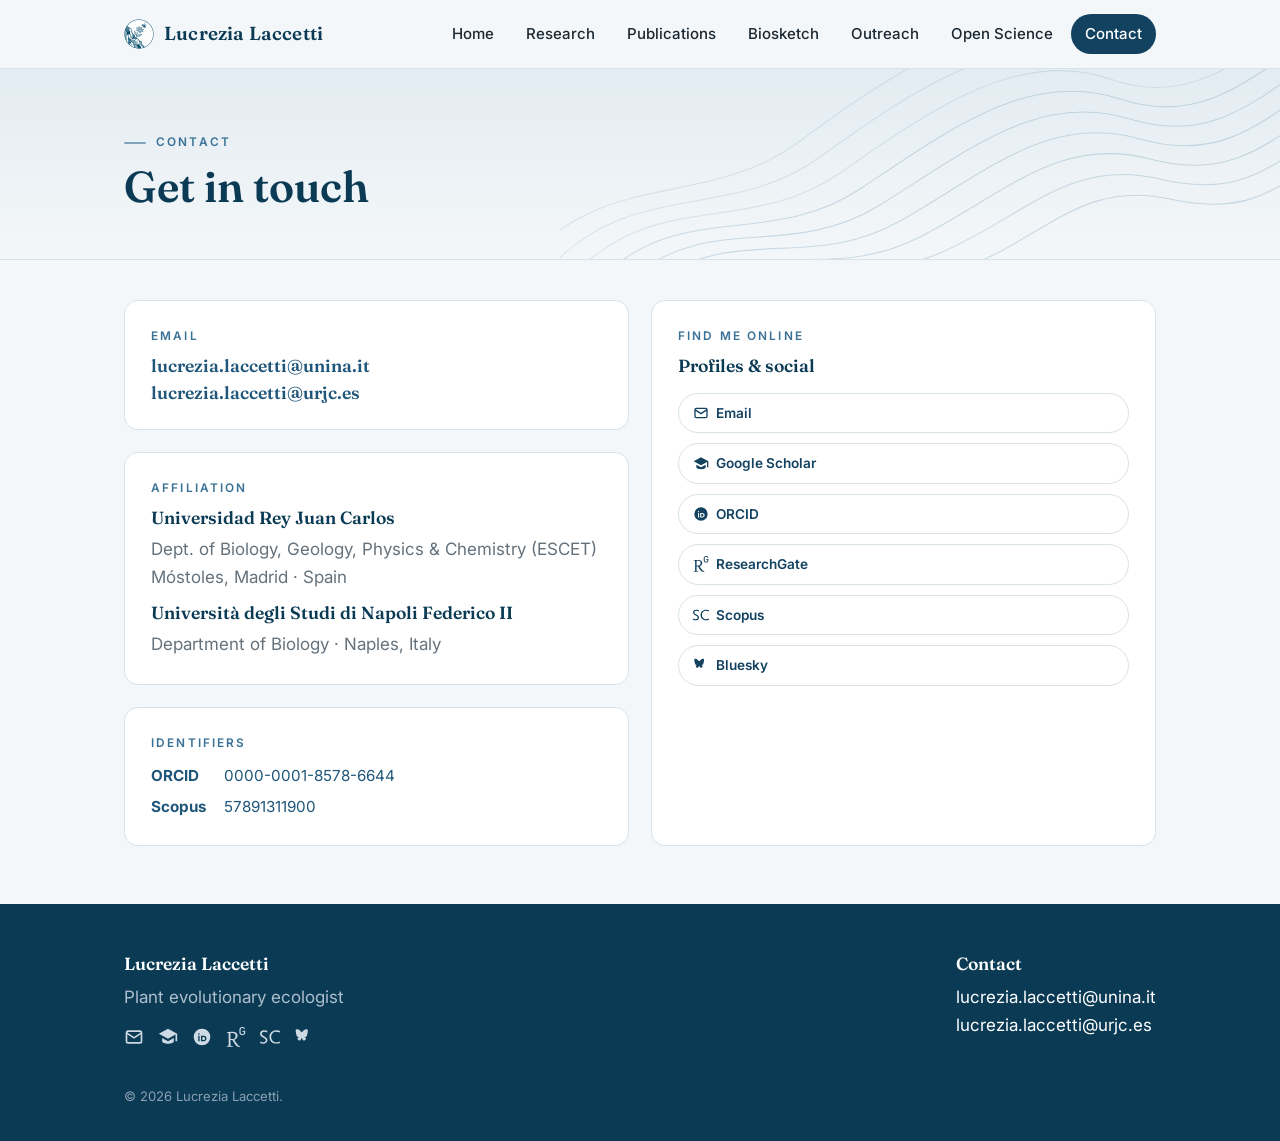
<file: contact.html>
<!DOCTYPE html>
<html lang="en">
<head>
<meta charset="UTF-8" />
<meta name="viewport" content="width=device-width, initial-scale=1.0" />
<title>Contact — Lucrezia Laccetti</title>
<meta name="description" content="Contact details and academic profiles for plant evolutionary ecologist Lucrezia Laccetti." />
<link rel="icon" href="assets/logo.png" />
<link rel="preconnect" href="https://fonts.googleapis.com" />
<link rel="preconnect" href="https://fonts.gstatic.com" crossorigin />
<link href="https://fonts.googleapis.com/css2?family=Fraunces:opsz,wght@9..144,500;9..144,600;9..144,700&family=Inter:wght@400;500;600;700&display=swap" rel="stylesheet" />
<link rel="stylesheet" href="css/style.css" />
</head>
<body>

<header class="site-header">
  <div class="wrap nav">
    <a class="brand" href="index.html"><img src="assets/logo.png" alt="" /> Lucrezia Laccetti</a>
    <button class="nav-toggle" aria-label="Menu"><span></span><span></span><span></span></button>
    <ul class="nav-links">
      <li><a href="index.html">Home</a></li>
      <li><a href="research.html">Research</a></li>
      <li><a href="publications.html">Publications</a></li>
      <li><a href="biosketch.html">Biosketch</a></li>
      <li><a href="outreach.html">Outreach</a></li>
      <li><a href="open-science.html">Open Science</a></li>
      <li><a class="active" href="contact.html">Contact</a></li>
    </ul>
  </div>
</header>

<main>
  <section class="page-head">
    <div class="wrap">
      <p class="eyebrow">Contact</p>
      <h1>Get in touch</h1>
    </div>
  </section>

  <section class="section--tight wrap">
    <div class="contact-grid">
      <div>
        <article class="card">
          <p class="eyebrow">Email</p>
          <h3 style="font-size:1.1rem;margin:0"><a href="mailto:lucrezia.laccetti@unina.it">lucrezia.laccetti@unina.it</a></h3>
          <h3 style="font-size:1.1rem;margin:.35rem 0 0"><a href="mailto:lucrezia.laccetti@urjc.es">lucrezia.laccetti@urjc.es</a></h3>
        </article>
        <article class="card">
          <p class="eyebrow">Affiliation</p>
          <h3 style="font-size:1.1rem">Universidad Rey Juan Carlos</h3>
          <p style="color:var(--muted);margin:0 0 .7rem">Dept. of Biology, Geology, Physics &amp; Chemistry (ESCET)<br />
            Móstoles, Madrid · Spain</p>
          <h3 style="font-size:1.1rem">Università degli Studi di Napoli Federico II</h3>
          <p style="color:var(--muted);margin:0">Department of Biology · Naples, Italy</p>
        </article>
        <article class="card">
          <p class="eyebrow">Identifiers</p>
          <dl class="kv" style="font-size:.95rem">
            <dt>ORCID</dt><dd><a href="https://orcid.org/0000-0001-8578-6644" target="_blank" rel="noopener">0000-0001-8578-6644</a></dd>
            <dt>Scopus</dt><dd><a href="https://www.scopus.com/authid/detail.uri?authorId=57891311900" target="_blank" rel="noopener">57891311900</a></dd>
          </dl>
        </article>
      </div>
      <div>
        <article class="card">
          <p class="eyebrow">Find me online</p>
          <h3 style="font-size:1.1rem;margin-bottom:1rem">Profiles &amp; social</h3>
          <div class="socials socials--stack">
          <a href="mailto:lucrezia.laccetti@unina.it" aria-label="Email"><svg viewBox="0 0 24 24" fill="none" stroke="currentColor" stroke-width="2"><rect x="3" y="5" width="18" height="14" rx="2"/><path d="m3 7 9 6 9-6"/></svg>Email</a>
          <a href="https://scholar.google.com/citations?user=Ui07RpoAAAAJ&hl=en" target="_blank" rel="noopener" aria-label="Google Scholar"><svg viewBox="0 0 24 24" fill="currentColor"><path d="M12 2 1 8l11 6 9-4.9V17h2V8L12 2zM5 13.2V17c0 1.7 3.1 3 7 3s7-1.3 7-3v-3.8l-7 3.8-7-3.8z"/></svg>Google Scholar</a>
          <a href="https://orcid.org/0000-0001-8578-6644" target="_blank" rel="noopener" aria-label="ORCID"><svg viewBox="0 0 24 24" fill="currentColor"><path d="M12 2a10 10 0 1 0 0 20 10 10 0 0 0 0-20zM8.3 7.4a1 1 0 1 1 0 2 1 1 0 0 1 0-2zm-.8 3.1h1.6v6.6H7.5v-6.6zm3.3 0h3.1c2.2 0 3.5 1.5 3.5 3.3s-1.4 3.3-3.6 3.3h-3v-6.6zm1.6 1.4v3.8h1.3c1.3 0 2-.8 2-1.9 0-1-.6-1.9-2-1.9h-1.3z"/></svg>ORCID</a>
          <a href="https://www.researchgate.net/profile/Lucrezia-Laccetti" target="_blank" rel="noopener" aria-label="ResearchGate"><svg viewBox="0 0 24 24" fill="currentColor"><path d="M19.586 0c-.818 0-1.508.19-2.073.565-.563.377-.97.936-1.213 1.68a3.193 3.193 0 0 0-.112.437 8.365 8.365 0 0 0-.078.53 9 9 0 0 0-.05.727c-.01.282-.013.621-.013 1.016a31.121 31.123 0 0 0 .014 1.017 9 9 0 0 0 .05.727 7.946 7.946 0 0 0 .077.53h-.005a3.334 3.334 0 0 0 .113.438c.245.743.65 1.303 1.214 1.68.565.376 1.256.564 2.075.564.8 0 1.536-.213 2.105-.603.57-.39.94-.916 1.175-1.65.076-.235.135-.558.177-.93a10.9 10.9 0 0 0 .043-1.207v-.82c0-.095-.047-.142-.14-.142h-3.064c-.094 0-.14.047-.14.141v.956c0 .094.046.14.14.14h1.666c.056 0 .084.03.084.086 0 .36 0 .62-.036.865-.038.244-.1.447-.147.606-.108.385-.348.664-.638.876-.29.212-.738.35-1.227.35-.545 0-.901-.15-1.21-.353-.306-.203-.517-.454-.67-.915a3.136 3.136 0 0 1-.147-.762 17.366 17.367 0 0 1-.034-.656c-.01-.26-.014-.572-.014-.939a26.401 26.403 0 0 1 .014-.938 15.821 15.822 0 0 1 .035-.656 3.19 3.19 0 0 1 .148-.76 1.89 1.89 0 0 1 .742-1.01c.344-.244.593-.352 1.137-.352.508 0 .815.096 1.144.303.33.207.528.492.764.925.047.094.111.118.198.07l1.044-.43c.075-.048.09-.115.042-.199a3.549 3.549 0 0 0-.466-.742 3 3 0 0 0-.679-.607 3.313 3.313 0 0 0-.903-.41A4.068 4.068 0 0 0 19.586 0zM8.217 5.836c-1.69 0-3.036.086-4.297.086-1.146 0-2.291 0-3.007-.029v.831l1.088.2c.744.144 1.174.488 1.174 2.264v11.288c0 1.777-.43 2.12-1.174 2.263l-1.088.2v.832c.773-.029 2.12-.086 3.465-.086 1.29 0 2.951.057 3.667.086v-.831l-1.49-.2c-.773-.115-1.174-.487-1.174-2.264v-4.784c.688.057 1.29.057 2.206.057 1.748 3.123 3.41 5.472 4.355 6.56.86 1.032 2.177 1.691 3.839 1.691.487 0 1.003-.086 1.318-.23v-.744c-1.031 0-2.063-.716-2.808-1.518-1.26-1.376-2.95-3.582-4.355-6.074 2.32-.545 4.04-2.722 4.04-4.9 0-3.208-2.492-4.698-5.758-4.698zm-.515 1.29c2.406 0 3.839 1.26 3.839 3.552 0 2.263-1.547 3.782-4.097 3.782-.974 0-1.404-.03-2.063-.086v-7.19c.66-.059 1.547-.059 2.32-.059z"/></svg>ResearchGate</a>
          <a href="https://www.scopus.com/authid/detail.uri?authorId=57891311900" target="_blank" rel="noopener" aria-label="Scopus"><svg viewBox="0 0 24 24" fill="currentColor"><path d="M24 19.059l-.14-1.777c-1.426.772-2.945 1.076-4.465 1.076-3.319 0-5.96-2.782-5.96-6.475 0-3.903 2.595-6.31 5.633-6.31 1.917 0 3.39.303 4.792 1.075L24 4.895c-1.286-.608-2.337-.889-4.698-.889-4.534 0-7.97 3.53-7.97 8.017 0 5.12 4.09 7.924 7.9 7.924 1.916 0 3.506-.257 4.768-.888zm-14.954-3.46c0-2.22-1.964-3.225-3.857-4.347C3.716 10.364 2.15 9.756 2.15 8.12c0-1.215.889-2.548 2.642-2.548 1.519 0 2.57.234 3.903 1.029l.117-1.847c-1.239-.514-2.127-.748-4.137-.748C1.8 4.006.047 5.876.047 8.26c0 2.384 2.103 3.413 4.02 4.581 1.426.865 2.922 1.45 2.922 2.992 0 1.496-1.333 2.571-2.922 2.571-1.566 0-2.594-.35-3.786-1.075L0 19.176c1.215.56 2.454.818 4.16.818 2.385 0 4.885-1.473 4.885-4.395z"/></svg>Scopus</a>
          <a href="https://bsky.app/profile/lucrezialaccetti.bsky.social" target="_blank" rel="noopener" aria-label="Bluesky"><svg viewBox="0 0 24 24" fill="currentColor"><path d="M12 10.8C10.9 8.4 7.9 4.1 5.2 3 3.9 2.4 2 2.1 2 4.3c0 1.3.7 5.4 1.2 6.1.6 1.3 1.9 1.7 3.4 1.5-2.5.4-3.1 1.9-1.7 3.3 2.6 2.7 3.8-.7 4.1-1.6.1-.3.2-.5.3-.5s.2.2.3.5c.3.9 1.5 4.3 4.1 1.6 1.4-1.4.8-2.9-1.7-3.3 1.5.2 2.8-.2 3.4-1.5.5-.7 1.2-4.8 1.2-6.1 0-2.2-1.9-1.9-3.2-1.3-2.7 1.1-5.7 5.4-6.7 7.8z"/></svg>Bluesky</a>
        </div>
        </article>
      </div>
    </div>
  </section>
</main>

<footer class="site-footer" id="contact">
  <div class="wrap footer-grid">
    <div>
      <h3>Lucrezia Laccetti</h3>
      <p style="max-width:42ch;color:#aebfce">Plant evolutionary ecologist</p>
      <div class="footer-socials">
        <a href="mailto:lucrezia.laccetti@unina.it" aria-label="Email"><svg viewBox="0 0 24 24" fill="none" stroke="currentColor" stroke-width="2"><rect x="3" y="5" width="18" height="14" rx="2"/><path d="m3 7 9 6 9-6"/></svg></a>
        <a href="https://scholar.google.com/citations?user=Ui07RpoAAAAJ&hl=en" target="_blank" rel="noopener" aria-label="Google Scholar"><svg viewBox="0 0 24 24" fill="currentColor"><path d="M12 2 1 8l11 6 9-4.9V17h2V8L12 2zM5 13.2V17c0 1.7 3.1 3 7 3s7-1.3 7-3v-3.8l-7 3.8-7-3.8z"/></svg></a>
        <a href="https://orcid.org/0000-0001-8578-6644" target="_blank" rel="noopener" aria-label="ORCID"><svg viewBox="0 0 24 24" fill="currentColor"><path d="M12 2a10 10 0 1 0 0 20 10 10 0 0 0 0-20zM8.3 7.4a1 1 0 1 1 0 2 1 1 0 0 1 0-2zm-.8 3.1h1.6v6.6H7.5v-6.6zm3.3 0h3.1c2.2 0 3.5 1.5 3.5 3.3s-1.4 3.3-3.6 3.3h-3v-6.6zm1.6 1.4v3.8h1.3c1.3 0 2-.8 2-1.9 0-1-.6-1.9-2-1.9h-1.3z"/></svg></a>
        <a href="https://www.researchgate.net/profile/Lucrezia-Laccetti" target="_blank" rel="noopener" aria-label="ResearchGate"><svg viewBox="0 0 24 24" fill="currentColor"><path d="M19.586 0c-.818 0-1.508.19-2.073.565-.563.377-.97.936-1.213 1.68a3.193 3.193 0 0 0-.112.437 8.365 8.365 0 0 0-.078.53 9 9 0 0 0-.05.727c-.01.282-.013.621-.013 1.016a31.121 31.123 0 0 0 .014 1.017 9 9 0 0 0 .05.727 7.946 7.946 0 0 0 .077.53h-.005a3.334 3.334 0 0 0 .113.438c.245.743.65 1.303 1.214 1.68.565.376 1.256.564 2.075.564.8 0 1.536-.213 2.105-.603.57-.39.94-.916 1.175-1.65.076-.235.135-.558.177-.93a10.9 10.9 0 0 0 .043-1.207v-.82c0-.095-.047-.142-.14-.142h-3.064c-.094 0-.14.047-.14.141v.956c0 .094.046.14.14.14h1.666c.056 0 .084.03.084.086 0 .36 0 .62-.036.865-.038.244-.1.447-.147.606-.108.385-.348.664-.638.876-.29.212-.738.35-1.227.35-.545 0-.901-.15-1.21-.353-.306-.203-.517-.454-.67-.915a3.136 3.136 0 0 1-.147-.762 17.366 17.367 0 0 1-.034-.656c-.01-.26-.014-.572-.014-.939a26.401 26.403 0 0 1 .014-.938 15.821 15.822 0 0 1 .035-.656 3.19 3.19 0 0 1 .148-.76 1.89 1.89 0 0 1 .742-1.01c.344-.244.593-.352 1.137-.352.508 0 .815.096 1.144.303.33.207.528.492.764.925.047.094.111.118.198.07l1.044-.43c.075-.048.09-.115.042-.199a3.549 3.549 0 0 0-.466-.742 3 3 0 0 0-.679-.607 3.313 3.313 0 0 0-.903-.41A4.068 4.068 0 0 0 19.586 0zM8.217 5.836c-1.69 0-3.036.086-4.297.086-1.146 0-2.291 0-3.007-.029v.831l1.088.2c.744.144 1.174.488 1.174 2.264v11.288c0 1.777-.43 2.12-1.174 2.263l-1.088.2v.832c.773-.029 2.12-.086 3.465-.086 1.29 0 2.951.057 3.667.086v-.831l-1.49-.2c-.773-.115-1.174-.487-1.174-2.264v-4.784c.688.057 1.29.057 2.206.057 1.748 3.123 3.41 5.472 4.355 6.56.86 1.032 2.177 1.691 3.839 1.691.487 0 1.003-.086 1.318-.23v-.744c-1.031 0-2.063-.716-2.808-1.518-1.26-1.376-2.95-3.582-4.355-6.074 2.32-.545 4.04-2.722 4.04-4.9 0-3.208-2.492-4.698-5.758-4.698zm-.515 1.29c2.406 0 3.839 1.26 3.839 3.552 0 2.263-1.547 3.782-4.097 3.782-.974 0-1.404-.03-2.063-.086v-7.19c.66-.059 1.547-.059 2.32-.059z"/></svg></a>
        <a href="https://www.scopus.com/authid/detail.uri?authorId=57891311900" target="_blank" rel="noopener" aria-label="Scopus"><svg viewBox="0 0 24 24" fill="currentColor"><path d="M24 19.059l-.14-1.777c-1.426.772-2.945 1.076-4.465 1.076-3.319 0-5.96-2.782-5.96-6.475 0-3.903 2.595-6.31 5.633-6.31 1.917 0 3.39.303 4.792 1.075L24 4.895c-1.286-.608-2.337-.889-4.698-.889-4.534 0-7.97 3.53-7.97 8.017 0 5.12 4.09 7.924 7.9 7.924 1.916 0 3.506-.257 4.768-.888zm-14.954-3.46c0-2.22-1.964-3.225-3.857-4.347C3.716 10.364 2.15 9.756 2.15 8.12c0-1.215.889-2.548 2.642-2.548 1.519 0 2.57.234 3.903 1.029l.117-1.847c-1.239-.514-2.127-.748-4.137-.748C1.8 4.006.047 5.876.047 8.26c0 2.384 2.103 3.413 4.02 4.581 1.426.865 2.922 1.45 2.922 2.992 0 1.496-1.333 2.571-2.922 2.571-1.566 0-2.594-.35-3.786-1.075L0 19.176c1.215.56 2.454.818 4.16.818 2.385 0 4.885-1.473 4.885-4.395z"/></svg></a>
        <a href="https://bsky.app/profile/lucrezialaccetti.bsky.social" target="_blank" rel="noopener" aria-label="Bluesky"><svg viewBox="0 0 24 24" fill="currentColor"><path d="M12 10.8C10.9 8.4 7.9 4.1 5.2 3 3.9 2.4 2 2.1 2 4.3c0 1.3.7 5.4 1.2 6.1.6 1.3 1.9 1.7 3.4 1.5-2.5.4-3.1 1.9-1.7 3.3 2.6 2.7 3.8-.7 4.1-1.6.1-.3.2-.5.3-.5s.2.2.3.5c.3.9 1.5 4.3 4.1 1.6 1.4-1.4.8-2.9-1.7-3.3 1.5.2 2.8-.2 3.4-1.5.5-.7 1.2-4.8 1.2-6.1 0-2.2-1.9-1.9-3.2-1.3-2.7 1.1-5.7 5.4-6.7 7.8z"/></svg></a>
      </div>
    </div>
    <div>
      <h3>Contact</h3>
      <p style="color:#cdd9e3;margin:0">
        <a href="mailto:lucrezia.laccetti@unina.it">lucrezia.laccetti@unina.it</a><br />
        <a href="mailto:lucrezia.laccetti@urjc.es">lucrezia.laccetti@urjc.es</a>
      </p>
    </div>
  </div>
  <div class="wrap copyright">© <span id="year">2026</span> Lucrezia Laccetti.</div>
</footer>

<script src="js/main.js"></script>
<script>document.getElementById('year').textContent=new Date().getFullYear();</script>
</body>
</html>
</file>
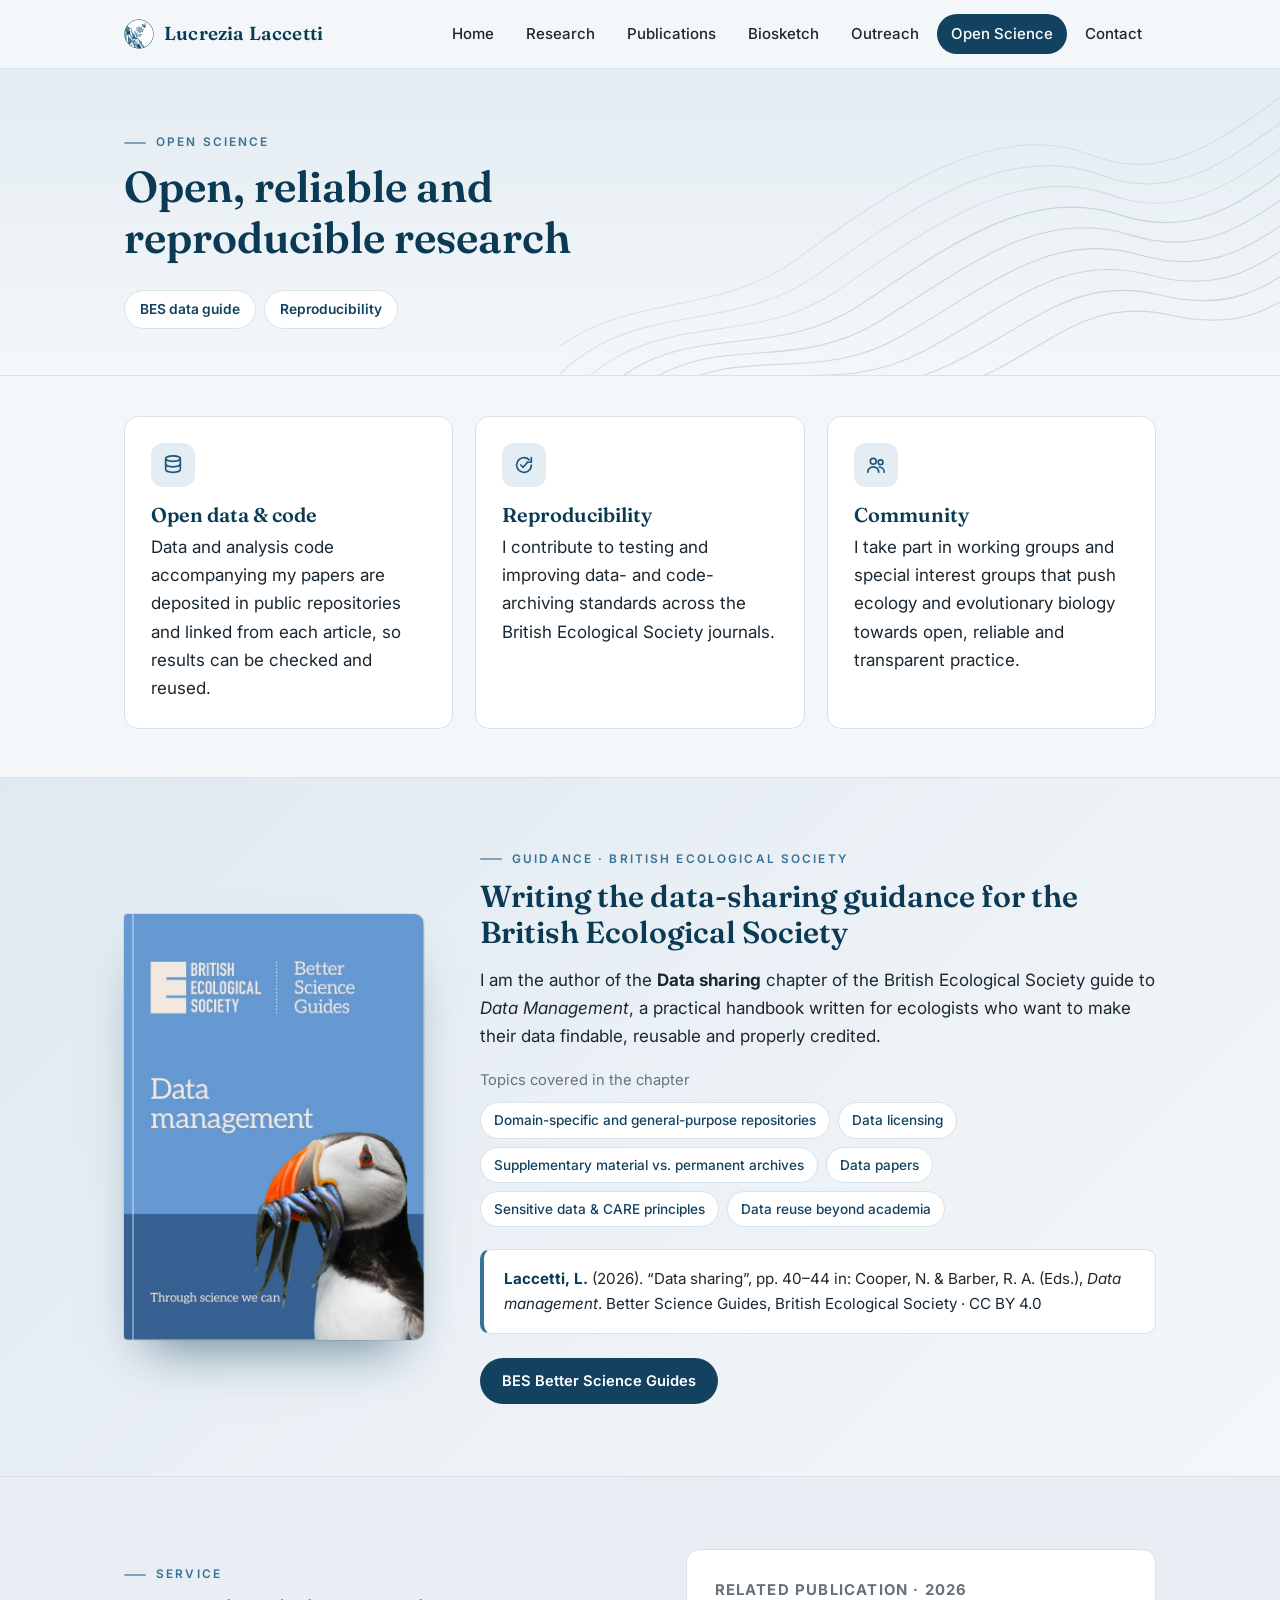
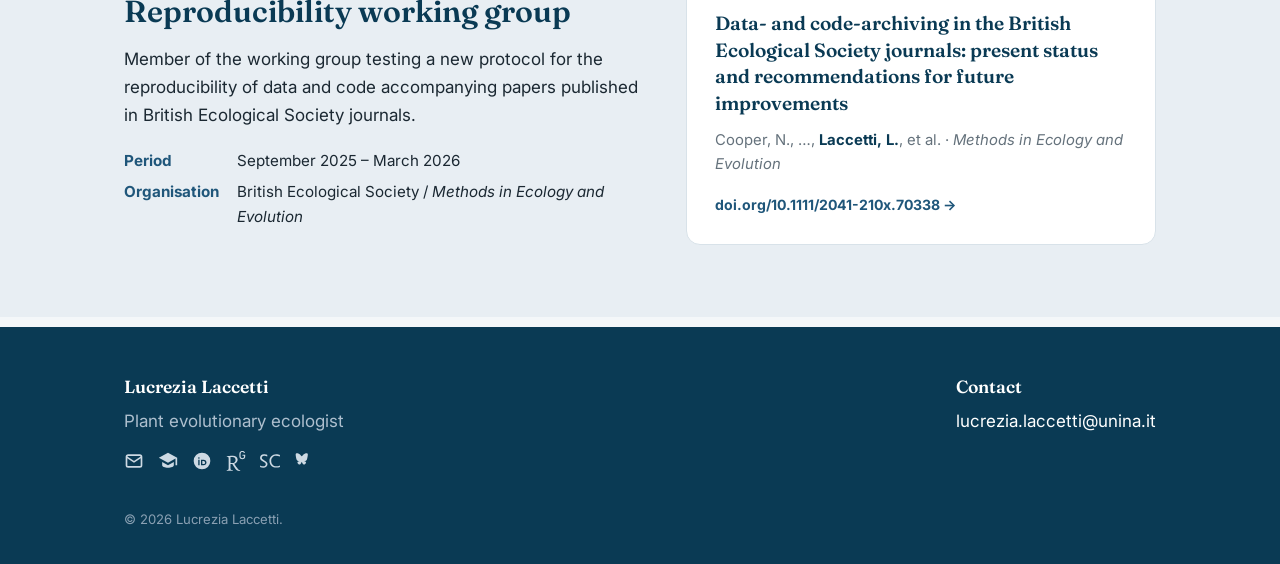
<file: open-science.html>
<!DOCTYPE html>
<html lang="en">
<head>
<meta charset="UTF-8" />
<meta name="viewport" content="width=device-width, initial-scale=1.0" />
<title>Open Science — Lucrezia Laccetti</title>
<meta name="description" content="Open data and code, peer review and reproducibility work by plant ecologist Lucrezia Laccetti." />
<link rel="icon" href="assets/logo.png" />
<link rel="preconnect" href="https://fonts.googleapis.com" />
<link rel="preconnect" href="https://fonts.gstatic.com" crossorigin />
<link href="https://fonts.googleapis.com/css2?family=Fraunces:opsz,wght@9..144,500;9..144,600;9..144,700&family=Inter:wght@400;500;600;700&display=swap" rel="stylesheet" />
<link rel="stylesheet" href="css/style.css" />
</head>
<body>

<header class="site-header">
  <div class="wrap nav">
    <a class="brand" href="index.html"><img src="assets/logo.png" alt="" /> Lucrezia Laccetti</a>
    <button class="nav-toggle" aria-label="Menu"><span></span><span></span><span></span></button>
    <ul class="nav-links">
      <li><a href="index.html">Home</a></li>
      <li><a href="research.html">Research</a></li>
      <li><a href="publications.html">Publications</a></li>
      <li><a href="biosketch.html">Biosketch</a></li>
      <li><a href="outreach.html">Outreach</a></li>
      <li><a class="active" href="open-science.html">Open Science</a></li>
      <li><a href="contact.html">Contact</a></li>
    </ul>
  </div>
</header>

<main>
  <section class="page-head">
    <div class="wrap">
      <p class="eyebrow">Open Science</p>
      <h1>Open, reliable and reproducible research</h1>
      <nav class="subnav" aria-label="On this page">
        <a href="#guide">BES data guide</a>
        <a href="#reproducibility">Reproducibility</a>
      </nav>
    </div>
  </section>

  <section class="section--tight wrap">
    <div class="cards">
      <article class="card"><span class="ic-badge"><svg viewBox="0 0 24 24" fill="none" stroke="currentColor" stroke-width="1.8" stroke-linecap="round" stroke-linejoin="round"><ellipse cx="12" cy="5" rx="8" ry="3"/><path d="M4 5v6c0 1.7 3.6 3 8 3s8-1.3 8-3V5"/><path d="M4 11v6c0 1.7 3.6 3 8 3s8-1.3 8-3v-6"/></svg></span><h3>Open data &amp; code</h3>
        <p>Data and analysis code accompanying my papers are deposited in public repositories and
          linked from each article, so results can be checked and reused.</p></article>
      <article class="card"><span class="ic-badge"><svg viewBox="0 0 24 24" fill="none" stroke="currentColor" stroke-width="1.8" stroke-linecap="round" stroke-linejoin="round"><path d="M20 12a8 8 0 1 1-2.34-5.66"/><path d="M20 4v5h-5"/><path d="m8.5 12 2.5 2.5 4.5-5"/></svg></span><h3>Reproducibility</h3>
        <p>I contribute to testing and improving data- and code-archiving standards across the
          British Ecological Society journals.</p></article>
      <article class="card"><span class="ic-badge"><svg viewBox="0 0 24 24" fill="none" stroke="currentColor" stroke-width="1.8" stroke-linecap="round" stroke-linejoin="round"><circle cx="9" cy="8" r="3.2"/><path d="M3 20c0-3.3 2.7-6 6-6s6 2.7 6 6"/><circle cx="17" cy="9" r="2.6"/><path d="M15.5 14.2c3 .2 5.5 2.6 5.5 5.8"/></svg></span><h3>Community</h3>
        <p>I take part in working groups and special interest groups that push ecology and
          evolutionary biology towards open, reliable and transparent practice.</p></article>
    </div>
  </section>

  <section class="section book-section" id="guide">
    <div class="wrap book-feature">
      <a class="book-cover" href="https://www.britishecologicalsociety.org/content/better-science-guides/" target="_blank" rel="noopener">
        <img src="assets/bes-data-management-cover.jpg" alt="Cover of the British Ecological Society Better Science Guide Data management (2026)" loading="lazy" />
      </a>
      <div>
        <p class="eyebrow">Guidance · British Ecological Society</p>
        <h2>Writing the data-sharing guidance for the British Ecological Society</h2>
        <p>I am the author of the <strong>Data sharing</strong>
          chapter of the British Ecological Society guide to <em>Data Management</em>, a practical
          handbook written for ecologists who want to make their data findable, reusable and properly
          credited.</p>
        <p class="muted" style="margin:18px 0 0;font-size:.92rem">Topics covered in the chapter</p>
        <ul class="tags" style="margin-top:10px">
          <li>Domain-specific and general-purpose repositories</li>
          <li>Data licensing</li>
          <li>Supplementary material vs. permanent archives</li>
          <li>Data papers</li>
          <li>Sensitive data &amp; CARE principles</li>
          <li>Data reuse beyond academia</li>
        </ul>
        <div class="cite-box"><span class="author-me">Laccetti, L.</span> (2026). &ldquo;Data sharing&rdquo;, pp. 40&ndash;44 in:
          Cooper, N. &amp; Barber, R. A. (Eds.), <em>Data management</em>. Better Science Guides,
          British Ecological Society · CC BY 4.0</div>
        <a class="btn" href="https://www.britishecologicalsociety.org/content/better-science-guides/" target="_blank" rel="noopener">BES Better Science Guides</a>
      </div>
    </div>
  </section>

  <section class="section--alt section" id="reproducibility">
    <div class="wrap split">
      <div>
        <p class="eyebrow">Service</p>
        <h2>Reproducibility working group</h2>
        <p>Member of the working group testing a new protocol for the reproducibility of data and code
          accompanying papers published in British Ecological Society journals.</p>
        <dl class="kv" style="margin-top:18px;font-size:.95rem">
          <dt>Period</dt><dd>September 2025 – March 2026</dd>
          <dt>Organisation</dt><dd>British Ecological Society / <em>Methods in Ecology and Evolution</em></dd>
        </dl>
      </div>
      <a class="card media-card" href="https://doi.org/10.1111/2041-210x.70338" target="_blank" rel="noopener">
        <div class="mc-body" style="padding:28px">
          <p class="mc-kicker">Related publication · 2026</p>
          <h3 style="font-size:1.2rem">Data- and code-archiving in the British Ecological Society journals: present status and recommendations for future improvements</h3>
          <p>Cooper, N., …, <span class="author-me">Laccetti, L.</span>, et al. · <em>Methods in Ecology and Evolution</em></p>
          <span class="mc-cta">doi.org/10.1111/2041-210x.70338</span>
        </div>
      </a>
    </div>
  </section>
</main>

<footer class="site-footer" id="contact">
  <div class="wrap footer-grid">
    <div>
      <h3>Lucrezia Laccetti</h3>
      <p style="max-width:42ch;color:#aebfce">Plant evolutionary ecologist</p>
      <div class="footer-socials">
        <a href="mailto:lucrezia.laccetti@unina.it" aria-label="Email"><svg viewBox="0 0 24 24" fill="none" stroke="currentColor" stroke-width="2"><rect x="3" y="5" width="18" height="14" rx="2"/><path d="m3 7 9 6 9-6"/></svg></a>
        <a href="https://scholar.google.com/citations?user=Ui07RpoAAAAJ&hl=en" target="_blank" rel="noopener" aria-label="Google Scholar"><svg viewBox="0 0 24 24" fill="currentColor"><path d="M12 2 1 8l11 6 9-4.9V17h2V8L12 2zM5 13.2V17c0 1.7 3.1 3 7 3s7-1.3 7-3v-3.8l-7 3.8-7-3.8z"/></svg></a>
        <a href="https://orcid.org/0000-0001-8578-6644" target="_blank" rel="noopener" aria-label="ORCID"><svg viewBox="0 0 24 24" fill="currentColor"><path d="M12 2a10 10 0 1 0 0 20 10 10 0 0 0 0-20zM8.3 7.4a1 1 0 1 1 0 2 1 1 0 0 1 0-2zm-.8 3.1h1.6v6.6H7.5v-6.6zm3.3 0h3.1c2.2 0 3.5 1.5 3.5 3.3s-1.4 3.3-3.6 3.3h-3v-6.6zm1.6 1.4v3.8h1.3c1.3 0 2-.8 2-1.9 0-1-.6-1.9-2-1.9h-1.3z"/></svg></a>
        <a href="https://www.researchgate.net/profile/Lucrezia-Laccetti" target="_blank" rel="noopener" aria-label="ResearchGate"><svg viewBox="0 0 24 24" fill="currentColor"><path d="M19.586 0c-.818 0-1.508.19-2.073.565-.563.377-.97.936-1.213 1.68a3.193 3.193 0 0 0-.112.437 8.365 8.365 0 0 0-.078.53 9 9 0 0 0-.05.727c-.01.282-.013.621-.013 1.016a31.121 31.123 0 0 0 .014 1.017 9 9 0 0 0 .05.727 7.946 7.946 0 0 0 .077.53h-.005a3.334 3.334 0 0 0 .113.438c.245.743.65 1.303 1.214 1.68.565.376 1.256.564 2.075.564.8 0 1.536-.213 2.105-.603.57-.39.94-.916 1.175-1.65.076-.235.135-.558.177-.93a10.9 10.9 0 0 0 .043-1.207v-.82c0-.095-.047-.142-.14-.142h-3.064c-.094 0-.14.047-.14.141v.956c0 .094.046.14.14.14h1.666c.056 0 .084.03.084.086 0 .36 0 .62-.036.865-.038.244-.1.447-.147.606-.108.385-.348.664-.638.876-.29.212-.738.35-1.227.35-.545 0-.901-.15-1.21-.353-.306-.203-.517-.454-.67-.915a3.136 3.136 0 0 1-.147-.762 17.366 17.367 0 0 1-.034-.656c-.01-.26-.014-.572-.014-.939a26.401 26.403 0 0 1 .014-.938 15.821 15.822 0 0 1 .035-.656 3.19 3.19 0 0 1 .148-.76 1.89 1.89 0 0 1 .742-1.01c.344-.244.593-.352 1.137-.352.508 0 .815.096 1.144.303.33.207.528.492.764.925.047.094.111.118.198.07l1.044-.43c.075-.048.09-.115.042-.199a3.549 3.549 0 0 0-.466-.742 3 3 0 0 0-.679-.607 3.313 3.313 0 0 0-.903-.41A4.068 4.068 0 0 0 19.586 0zM8.217 5.836c-1.69 0-3.036.086-4.297.086-1.146 0-2.291 0-3.007-.029v.831l1.088.2c.744.144 1.174.488 1.174 2.264v11.288c0 1.777-.43 2.12-1.174 2.263l-1.088.2v.832c.773-.029 2.12-.086 3.465-.086 1.29 0 2.951.057 3.667.086v-.831l-1.49-.2c-.773-.115-1.174-.487-1.174-2.264v-4.784c.688.057 1.29.057 2.206.057 1.748 3.123 3.41 5.472 4.355 6.56.86 1.032 2.177 1.691 3.839 1.691.487 0 1.003-.086 1.318-.23v-.744c-1.031 0-2.063-.716-2.808-1.518-1.26-1.376-2.95-3.582-4.355-6.074 2.32-.545 4.04-2.722 4.04-4.9 0-3.208-2.492-4.698-5.758-4.698zm-.515 1.29c2.406 0 3.839 1.26 3.839 3.552 0 2.263-1.547 3.782-4.097 3.782-.974 0-1.404-.03-2.063-.086v-7.19c.66-.059 1.547-.059 2.32-.059z"/></svg></a>
        <a href="https://www.scopus.com/authid/detail.uri?authorId=57891311900" target="_blank" rel="noopener" aria-label="Scopus"><svg viewBox="0 0 24 24" fill="currentColor"><path d="M24 19.059l-.14-1.777c-1.426.772-2.945 1.076-4.465 1.076-3.319 0-5.96-2.782-5.96-6.475 0-3.903 2.595-6.31 5.633-6.31 1.917 0 3.39.303 4.792 1.075L24 4.895c-1.286-.608-2.337-.889-4.698-.889-4.534 0-7.97 3.53-7.97 8.017 0 5.12 4.09 7.924 7.9 7.924 1.916 0 3.506-.257 4.768-.888zm-14.954-3.46c0-2.22-1.964-3.225-3.857-4.347C3.716 10.364 2.15 9.756 2.15 8.12c0-1.215.889-2.548 2.642-2.548 1.519 0 2.57.234 3.903 1.029l.117-1.847c-1.239-.514-2.127-.748-4.137-.748C1.8 4.006.047 5.876.047 8.26c0 2.384 2.103 3.413 4.02 4.581 1.426.865 2.922 1.45 2.922 2.992 0 1.496-1.333 2.571-2.922 2.571-1.566 0-2.594-.35-3.786-1.075L0 19.176c1.215.56 2.454.818 4.16.818 2.385 0 4.885-1.473 4.885-4.395z"/></svg></a>
        <a href="https://bsky.app/profile/lucrezialaccetti.bsky.social" target="_blank" rel="noopener" aria-label="Bluesky"><svg viewBox="0 0 24 24" fill="currentColor"><path d="M12 10.8C10.9 8.4 7.9 4.1 5.2 3 3.9 2.4 2 2.1 2 4.3c0 1.3.7 5.4 1.2 6.1.6 1.3 1.9 1.7 3.4 1.5-2.5.4-3.1 1.9-1.7 3.3 2.6 2.7 3.8-.7 4.1-1.6.1-.3.2-.5.3-.5s.2.2.3.5c.3.9 1.5 4.3 4.1 1.6 1.4-1.4.8-2.9-1.7-3.3 1.5.2 2.8-.2 3.4-1.5.5-.7 1.2-4.8 1.2-6.1 0-2.2-1.9-1.9-3.2-1.3-2.7 1.1-5.7 5.4-6.7 7.8z"/></svg></a>
      </div>
    </div>
    <div>
      <h3>Contact</h3>
      <p style="color:#cdd9e3;margin:0">
        <a href="mailto:lucrezia.laccetti@unina.it">lucrezia.laccetti@unina.it</a>
      </p>
    </div>
  </div>
  <div class="wrap copyright">© <span id="year">2026</span> Lucrezia Laccetti.</div>
</footer>

<script src="js/main.js"></script>
<script>document.getElementById('year').textContent=new Date().getFullYear();</script>
</body>
</html>
</file>
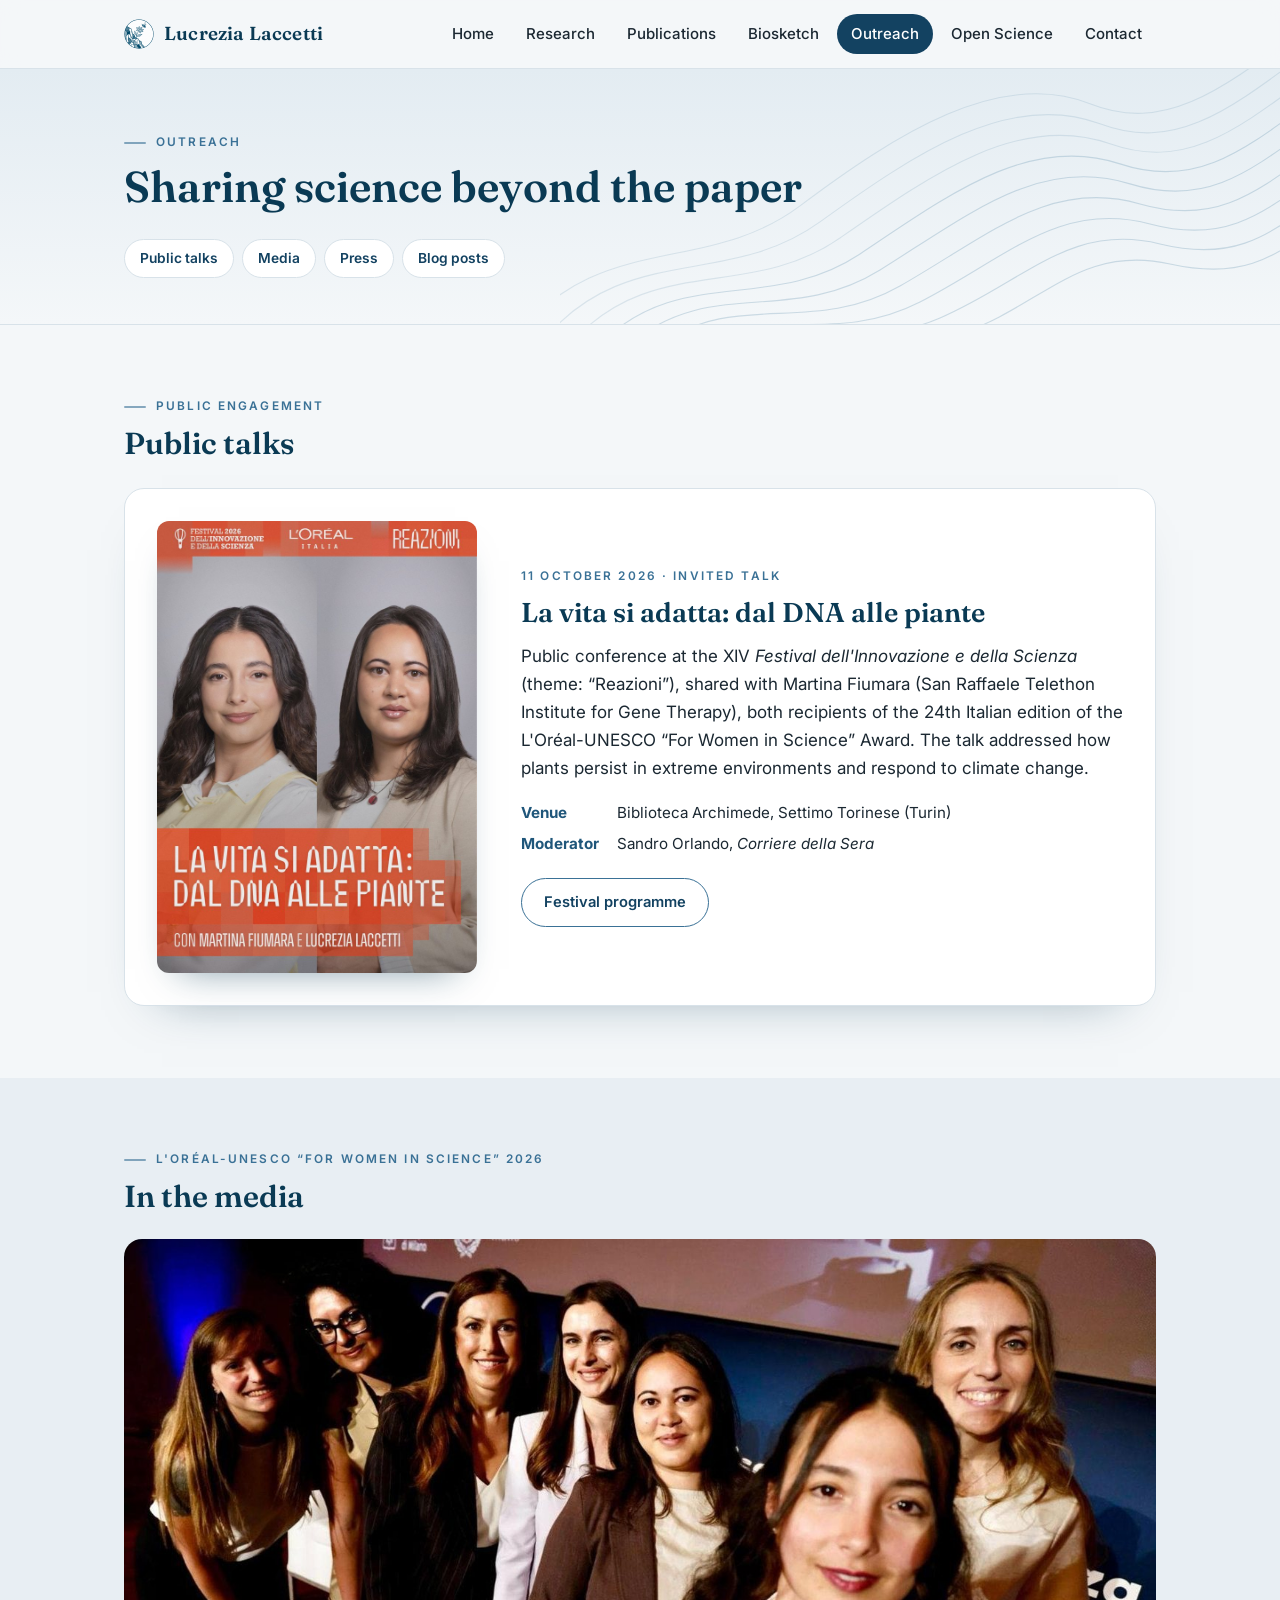
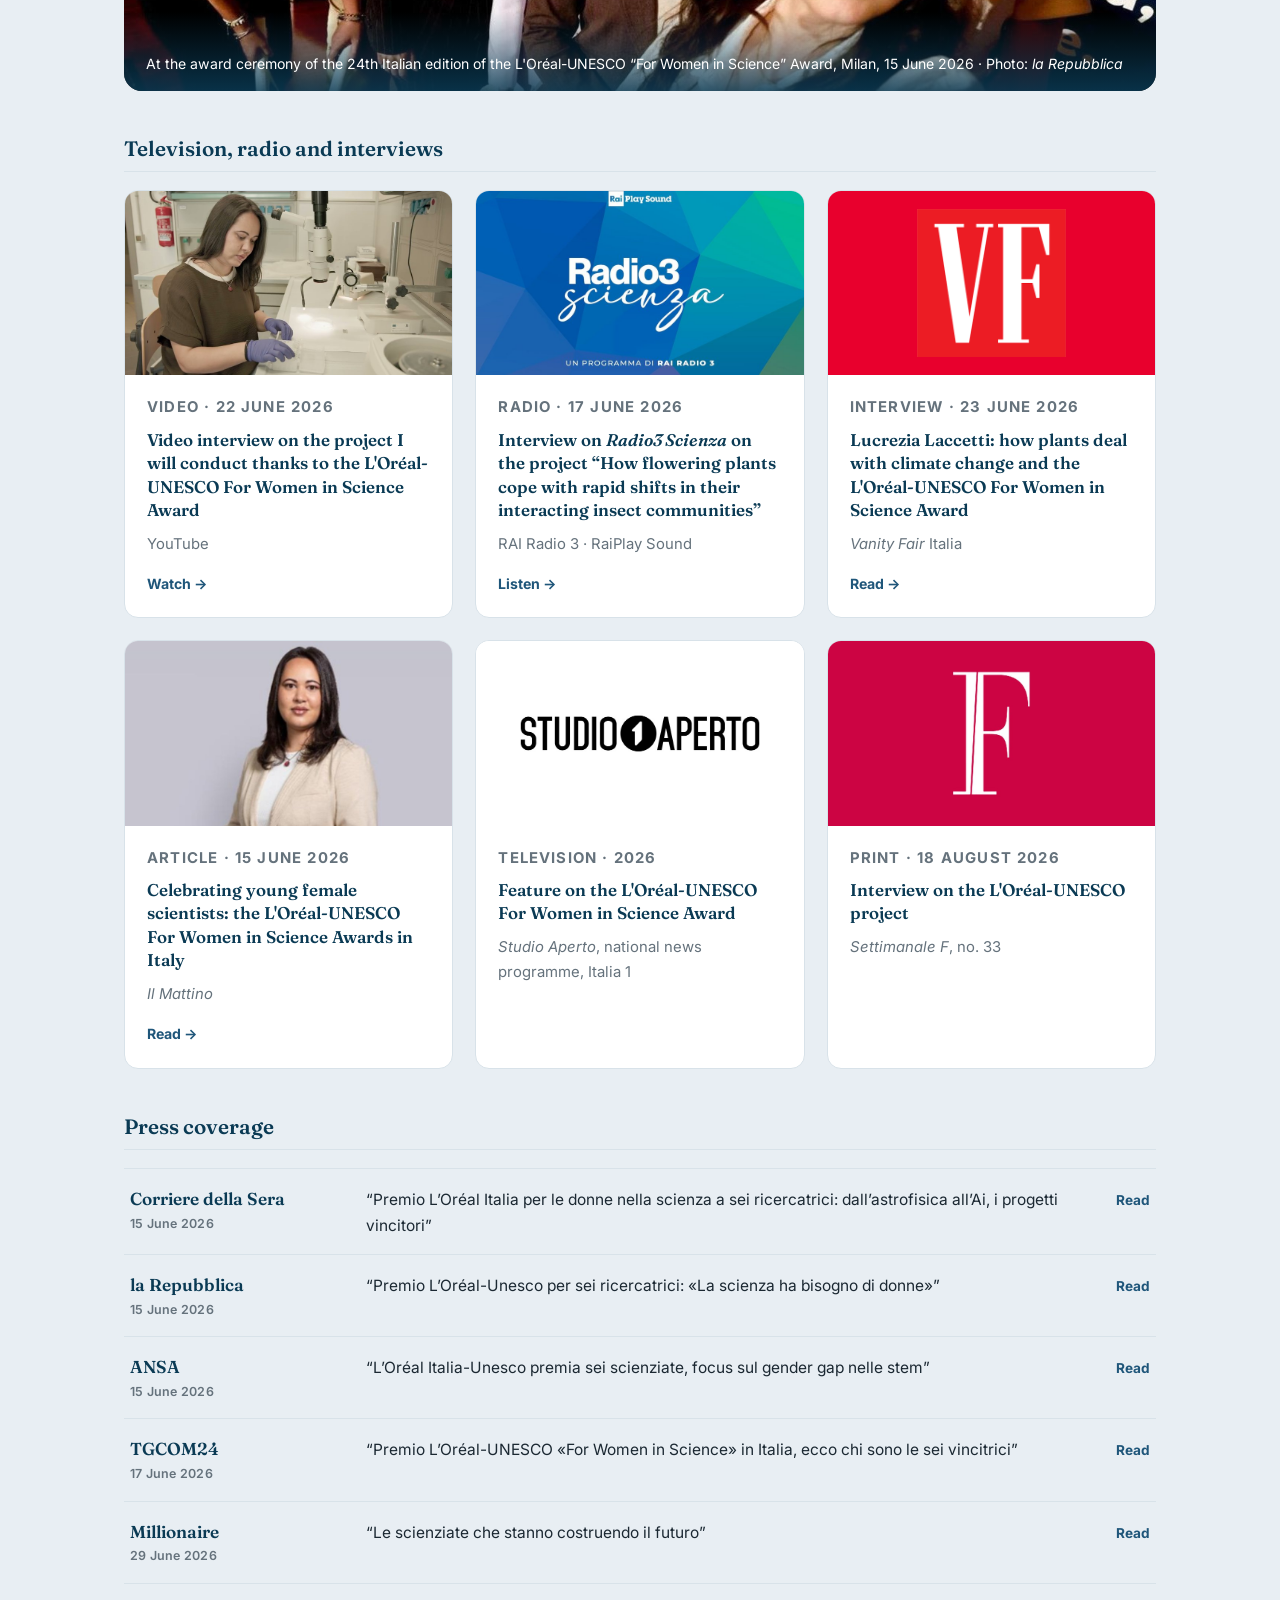
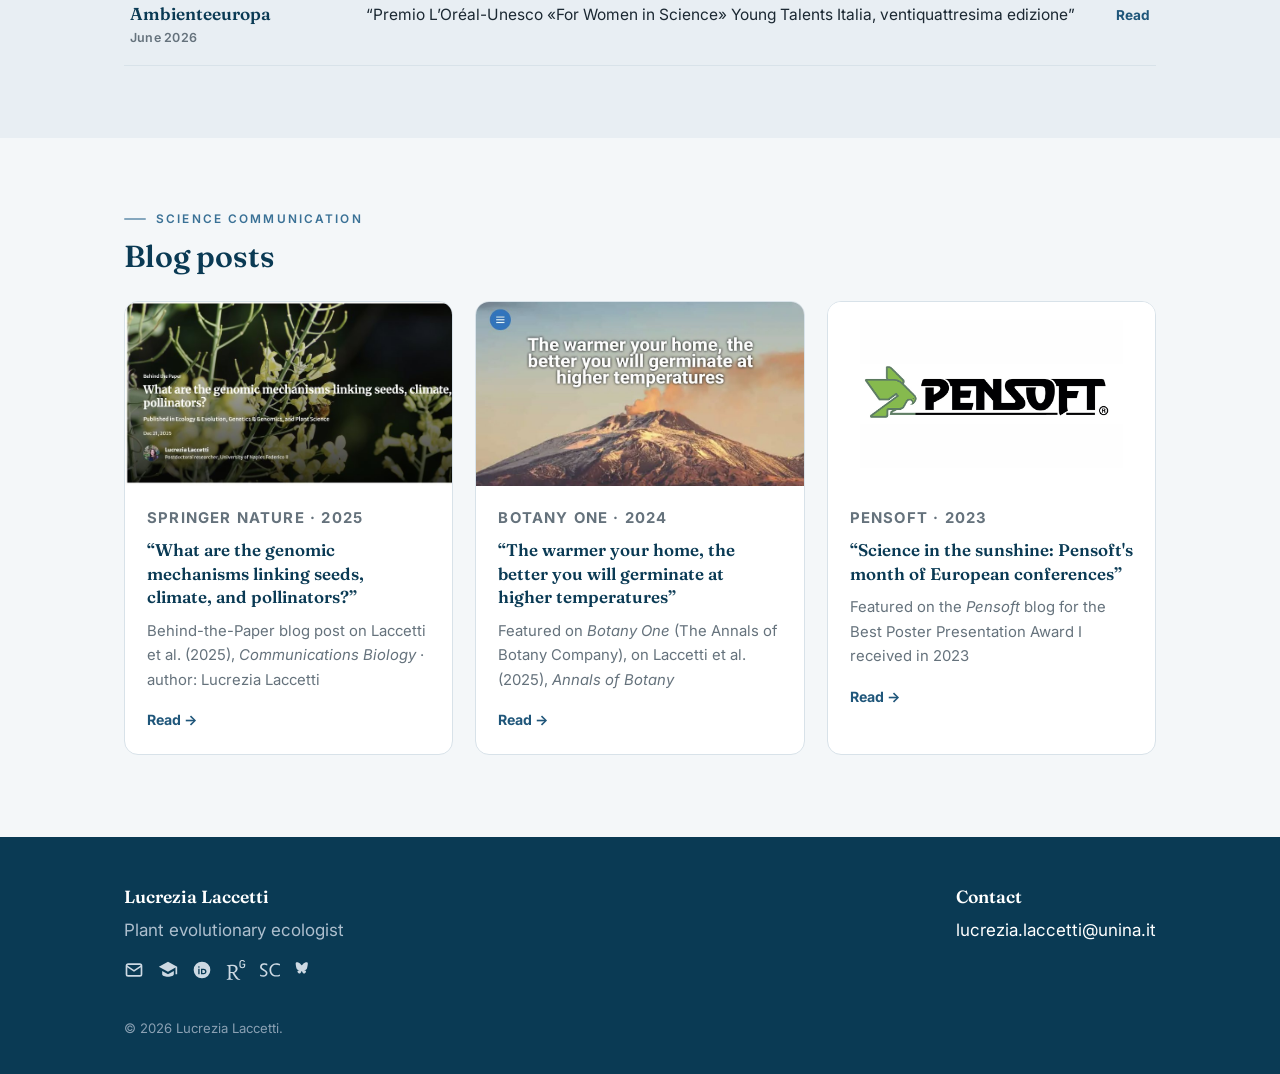
<file: outreach.html>
<!DOCTYPE html>
<html lang="en">
<head>
<meta charset="UTF-8" />
<meta name="viewport" content="width=device-width, initial-scale=1.0" />
<title>Outreach — Lucrezia Laccetti</title>
<meta name="description" content="Science communication, newspaper features, interviews and blog posts by plant ecologist Lucrezia Laccetti." />
<link rel="icon" href="assets/logo.png" />
<link rel="preconnect" href="https://fonts.googleapis.com" />
<link rel="preconnect" href="https://fonts.gstatic.com" crossorigin />
<link href="https://fonts.googleapis.com/css2?family=Fraunces:opsz,wght@9..144,500;9..144,600;9..144,700&family=Inter:wght@400;500;600;700&display=swap" rel="stylesheet" />
<link rel="stylesheet" href="css/style.css" />
</head>
<body>

<header class="site-header">
  <div class="wrap nav">
    <a class="brand" href="index.html"><img src="assets/logo.png" alt="" /> Lucrezia Laccetti</a>
    <button class="nav-toggle" aria-label="Menu"><span></span><span></span><span></span></button>
    <ul class="nav-links">
      <li><a href="index.html">Home</a></li>
      <li><a href="research.html">Research</a></li>
      <li><a href="publications.html">Publications</a></li>
      <li><a href="biosketch.html">Biosketch</a></li>
      <li><a class="active" href="outreach.html">Outreach</a></li>
      <li><a href="open-science.html">Open Science</a></li>
      <li><a href="contact.html">Contact</a></li>
    </ul>
  </div>
</header>

<main>
  <section class="page-head">
    <div class="wrap">
      <p class="eyebrow">Outreach</p>
      <h1>Sharing science beyond the paper</h1>
      <nav class="subnav" aria-label="On this page">
        <a href="#talks">Public talks</a>
        <a href="#media">Media</a>
        <a href="#press">Press</a>
        <a href="#blogs">Blog posts</a>
      </nav>
    </div>
  </section>

  <section class="section wrap" id="talks">
    <p class="eyebrow">Public engagement</p>
    <h2>Public talks</h2>
    <article class="feature" style="margin-top:26px">
      <a class="feature-media" href="https://www.innova7.it/" target="_blank" rel="noopener">
        <img src="assets/outreach-festival-poster.jpg" alt="Poster of the talk La vita si adatta: dal DNA alle piante, with Martina Fiumara and Lucrezia Laccetti" loading="lazy" />
      </a>
      <div>
        <p class="eyebrow plain">11 October 2026 · Invited talk</p>
        <h3>La vita si adatta: dal DNA alle piante</h3>
        <p>Public conference at the XIV <em>Festival dell&#39;Innovazione e della Scienza</em>
          (theme: &ldquo;Reazioni&rdquo;), shared with Martina Fiumara (San Raffaele Telethon Institute
          for Gene Therapy), both recipients of the 24th Italian edition of the L&#39;Oréal-UNESCO
          &ldquo;For Women in Science&rdquo; Award. The talk addressed how plants persist in extreme
          environments and respond to climate change.</p>
        <dl class="kv">
          <dt>Venue</dt><dd>Biblioteca Archimede, Settimo Torinese (Turin)</dd>
          <dt>Moderator</dt><dd>Sandro Orlando, <em>Corriere della Sera</em></dd>
        </dl>
        <a class="btn btn--ghost" href="https://www.innova7.it/" target="_blank" rel="noopener">Festival programme</a>
      </div>
    </article>
  </section>

  <section class="section--alt section" id="media">
    <div class="wrap">
      <p class="eyebrow">L&#39;Oréal-UNESCO &ldquo;For Women in Science&rdquo; 2026</p>
      <h2>In the media</h2>
      <figure class="photo-wide" style="margin-top:24px">
        <img src="assets/outreach-fwis-ceremony.jpg" alt="Winners of the 24th Italian edition of the L&#39;Oréal-UNESCO For Women in Science Award at the ceremony" loading="lazy" style="object-position:center 30%" />
        <figcaption>At the award ceremony of the 24th Italian edition of the L&#39;Oréal-UNESCO &ldquo;For Women in Science&rdquo; Award, Milan, 15 June 2026 · Photo: <em>la Repubblica</em></figcaption>
      </figure>

      <h3 class="subhead">Television, radio and interviews</h3>
      <div class="media-grid">
        <a class="card media-card" href="https://www.youtube.com/watch?v=MW9R-85amhQ" target="_blank" rel="noopener">
          <div class="mc-img"><img src="assets/outreach-video.jpg" alt="Lucrezia Laccetti at the stereomicroscope in the laboratory" loading="lazy" /></div>
          <div class="mc-body">
            <p class="mc-kicker">Video · 22 June 2026</p>
            <h3>Video interview on the project I will conduct thanks to the L&#39;Oréal-UNESCO For Women in Science Award</h3>
            <p>YouTube</p>
            <span class="mc-cta">Watch</span>
          </div>
        </a>
        <a class="card media-card" href="https://www.raiplaysound.it/audio/2026/06/Radio3-Scienza-del-17062026-b0d0b912-ee81-48a4-b956-5d470550721c.html" target="_blank" rel="noopener">
          <div class="mc-img"><img src="assets/outreach-radio3.jpg" alt="Radio3 Scienza" loading="lazy" /></div>
          <div class="mc-body">
            <p class="mc-kicker">Radio · 17 June 2026</p>
            <h3>Interview on <em>Radio3 Scienza</em> on the project &ldquo;How flowering plants cope with rapid shifts in their interacting insect communities&rdquo;</h3>
            <p>RAI Radio 3 · RaiPlay Sound</p>
            <span class="mc-cta">Listen</span>
          </div>
        </a>
        <a class="card media-card" href="https://www.vanityfair.it/article/lucrezia-laccetti-botanica-piante-premio-loreal" target="_blank" rel="noopener">
          <div class="mc-img mc-img--contain" style="background:#e8002d"><img src="assets/outreach-vanityfair-card.png" alt="Vanity Fair" loading="lazy" /></div>
          <div class="mc-body">
            <p class="mc-kicker">Interview · 23 June 2026</p>
            <h3>Lucrezia Laccetti: how plants deal with climate change and the L&#39;Oréal-UNESCO For Women in Science Award</h3>
            <p><em>Vanity Fair</em> Italia</p>
            <span class="mc-cta">Read</span>
          </div>
        </a>
        <a class="card media-card" href="https://www.ilmattino.it/AMP/en/celebrating_young_female_scientists_the_l_oreal_unesco_awards_in_italy-9593888.html" target="_blank" rel="noopener">
          <div class="mc-img"><img src="assets/outreach-ilmattino.jpg" alt="Portrait of Lucrezia Laccetti" loading="lazy" style="object-position:center 30%" /></div>
          <div class="mc-body">
            <p class="mc-kicker">Article · 15 June 2026</p>
            <h3>Celebrating young female scientists: the L&#39;Oréal-UNESCO For Women in Science Awards in Italy</h3>
            <p><em>Il Mattino</em></p>
            <span class="mc-cta">Read</span>
          </div>
        </a>
        <article class="card media-card">
          <div class="mc-img"><img src="assets/outreach-studioaperto.jpg" alt="Studio Aperto" loading="lazy" /></div>
          <div class="mc-body">
            <p class="mc-kicker">Television · 2026</p>
            <h3>Feature on the L&#39;Oréal-UNESCO For Women in Science Award</h3>
            <p><em>Studio Aperto</em>, national news programme, Italia 1</p>
            
          </div>
        </article>
        <article class="card media-card">
          <div class="mc-img"><img src="assets/outreach-f.jpg" alt="F, weekly magazine" loading="lazy" /></div>
          <div class="mc-body">
            <p class="mc-kicker">Print · 18 August 2026</p>
            <h3>Interview on the L&#39;Oréal-UNESCO project</h3>
            <p><em>Settimanale F</em>, no. 33</p>
            
          </div>
        </article>
      </div>

      <h3 class="subhead" id="press">Press coverage</h3>
      <ul class="press-list">
        <li><a href="https://www.corriere.it/economia/innovazione/26_giugno_15/premio-l-oreal-italia-per-le-donne-nella-scienza-a-sei-ricercatrici-dall-astrofisica-all-ai-i-progetti-vincitori-f1f2bf96-9a1a-49b8-b715-1329240e6xlk.shtml" target="_blank" rel="noopener"><span class="press-outlet">Corriere della Sera<small>15 June 2026</small></span><span class="press-title">&ldquo;Premio L&rsquo;Oréal Italia per le donne nella scienza a sei ricercatrici: dall&rsquo;astrofisica all&rsquo;Ai, i progetti vincitori&rdquo;</span><span class="press-go">Read</span></a></li>
        <li><a href="https://www.repubblica.it/economia/2026/06/15/news/premio_l_oreal_unesco_ricercatrici_donne-425412854/" target="_blank" rel="noopener"><span class="press-outlet">la Repubblica<small>15 June 2026</small></span><span class="press-title">&ldquo;Premio L&rsquo;Oréal-Unesco per sei ricercatrici: &laquo;La scienza ha bisogno di donne&raquo;&rdquo;</span><span class="press-go">Read</span></a></li>
        <li><a href="https://www.ansa.it/lombardia/notizie/2026/06/15/loreal-italia-unesco-premia-sei-scienziate-focus-sul-gender-gap_fd6f5753-5ae3-42b0-bb93-7e5ec1c30f75.html" target="_blank" rel="noopener"><span class="press-outlet">ANSA<small>15 June 2026</small></span><span class="press-title">&ldquo;L&rsquo;Oréal Italia-Unesco premia sei scienziate, focus sul gender gap nelle stem&rdquo;</span><span class="press-go">Read</span></a></li>
        <li><a href="https://www.tgcom24.mediaset.it/tgcomlab/eventi/premio-for-women-in-science-vincitrici_113289071-202602k.shtml" target="_blank" rel="noopener"><span class="press-outlet">TGCOM24<small>17 June 2026</small></span><span class="press-title">&ldquo;Premio L&rsquo;Oréal-UNESCO &laquo;For Women in Science&raquo; in Italia, ecco chi sono le sei vincitrici&rdquo;</span><span class="press-go">Read</span></a></li>
        <li><a href="https://millionaire.it/article/le-scienziate-che-stanno-costruendo-il-futuro" target="_blank" rel="noopener"><span class="press-outlet">Millionaire<small>29 June 2026</small></span><span class="press-title">&ldquo;Le scienziate che stanno costruendo il futuro&rdquo;</span><span class="press-go">Read</span></a></li>
        <li><a href="https://www.ambienteeuropa.info/news_dettaglio.php?id=8377" target="_blank" rel="noopener"><span class="press-outlet">Ambienteeuropa<small>June 2026</small></span><span class="press-title">&ldquo;Premio L&rsquo;Oréal-Unesco &laquo;For Women in Science&raquo; Young Talents Italia, ventiquattresima edizione&rdquo;</span><span class="press-go">Read</span></a></li>
      </ul>
    </div>
  </section>

  <section class="section wrap" id="blogs">
    <p class="eyebrow">Science communication</p>
    <h2>Blog posts</h2>
    <div class="media-grid" style="margin-top:26px">
        <a class="card media-card" href="https://communities.springernature.com/posts/what-are-the-genomic-mechanisms-linking-seeds-climate-and-pollinators" target="_blank" rel="noopener">
          <div class="mc-img"><img src="assets/outreach-springer-card.jpg" alt="Behind the Paper article on Springer Nature Communities" loading="lazy" style="object-position:left top" /></div>
          <div class="mc-body">
            <p class="mc-kicker">Springer Nature · 2025</p>
            <h3>&ldquo;What are the genomic mechanisms linking seeds, climate, and pollinators?&rdquo;</h3>
            <p>Behind-the-Paper blog post on Laccetti et al. (2025), <em>Communications Biology</em> · author: Lucrezia Laccetti</p>
            <span class="mc-cta">Read</span>
          </div>
        </a>
        <a class="card media-card" href="https://botany.one/2024/10/the-warmer-your-home-the-better-you-will-germinate-at-higher-temperatures/" target="_blank" rel="noopener">
          <div class="mc-img"><img src="assets/outreach-botanyone-card.jpg" alt="Botany One feature article" loading="lazy" style="object-position:top" /></div>
          <div class="mc-body">
            <p class="mc-kicker">Botany One · 2024</p>
            <h3>&ldquo;The warmer your home, the better you will germinate at higher temperatures&rdquo;</h3>
            <p>Featured on <em>Botany One</em> (The Annals of Botany Company), on Laccetti et al. (2025), <em>Annals of Botany</em></p>
            <span class="mc-cta">Read</span>
          </div>
        </a>
        <a class="card media-card" href="https://blog.pensoft.net/2023/10/02/science-in-the-sunshine-pensofts-month-of-european-conferences/" target="_blank" rel="noopener">
          <div class="mc-img mc-img--contain" style="background:#fff"><img src="assets/outreach-pensoft.jpg" alt="Pensoft blog" loading="lazy" /></div>
          <div class="mc-body">
            <p class="mc-kicker">Pensoft · 2023</p>
            <h3>&ldquo;Science in the sunshine: Pensoft&#39;s month of European conferences&rdquo;</h3>
            <p>Featured on the <em>Pensoft</em> blog for the Best Poster Presentation Award I received in 2023</p>
            <span class="mc-cta">Read</span>
          </div>
        </a>
    </div>
  </section>
</main>

<footer class="site-footer" id="contact">
  <div class="wrap footer-grid">
    <div>
      <h3>Lucrezia Laccetti</h3>
      <p style="max-width:42ch;color:#aebfce">Plant evolutionary ecologist</p>
      <div class="footer-socials">
        <a href="mailto:lucrezia.laccetti@unina.it" aria-label="Email"><svg viewBox="0 0 24 24" fill="none" stroke="currentColor" stroke-width="2"><rect x="3" y="5" width="18" height="14" rx="2"/><path d="m3 7 9 6 9-6"/></svg></a>
        <a href="https://scholar.google.com/citations?user=Ui07RpoAAAAJ&hl=en" target="_blank" rel="noopener" aria-label="Google Scholar"><svg viewBox="0 0 24 24" fill="currentColor"><path d="M12 2 1 8l11 6 9-4.9V17h2V8L12 2zM5 13.2V17c0 1.7 3.1 3 7 3s7-1.3 7-3v-3.8l-7 3.8-7-3.8z"/></svg></a>
        <a href="https://orcid.org/0000-0001-8578-6644" target="_blank" rel="noopener" aria-label="ORCID"><svg viewBox="0 0 24 24" fill="currentColor"><path d="M12 2a10 10 0 1 0 0 20 10 10 0 0 0 0-20zM8.3 7.4a1 1 0 1 1 0 2 1 1 0 0 1 0-2zm-.8 3.1h1.6v6.6H7.5v-6.6zm3.3 0h3.1c2.2 0 3.5 1.5 3.5 3.3s-1.4 3.3-3.6 3.3h-3v-6.6zm1.6 1.4v3.8h1.3c1.3 0 2-.8 2-1.9 0-1-.6-1.9-2-1.9h-1.3z"/></svg></a>
        <a href="https://www.researchgate.net/profile/Lucrezia-Laccetti" target="_blank" rel="noopener" aria-label="ResearchGate"><svg viewBox="0 0 24 24" fill="currentColor"><path d="M19.586 0c-.818 0-1.508.19-2.073.565-.563.377-.97.936-1.213 1.68a3.193 3.193 0 0 0-.112.437 8.365 8.365 0 0 0-.078.53 9 9 0 0 0-.05.727c-.01.282-.013.621-.013 1.016a31.121 31.123 0 0 0 .014 1.017 9 9 0 0 0 .05.727 7.946 7.946 0 0 0 .077.53h-.005a3.334 3.334 0 0 0 .113.438c.245.743.65 1.303 1.214 1.68.565.376 1.256.564 2.075.564.8 0 1.536-.213 2.105-.603.57-.39.94-.916 1.175-1.65.076-.235.135-.558.177-.93a10.9 10.9 0 0 0 .043-1.207v-.82c0-.095-.047-.142-.14-.142h-3.064c-.094 0-.14.047-.14.141v.956c0 .094.046.14.14.14h1.666c.056 0 .084.03.084.086 0 .36 0 .62-.036.865-.038.244-.1.447-.147.606-.108.385-.348.664-.638.876-.29.212-.738.35-1.227.35-.545 0-.901-.15-1.21-.353-.306-.203-.517-.454-.67-.915a3.136 3.136 0 0 1-.147-.762 17.366 17.367 0 0 1-.034-.656c-.01-.26-.014-.572-.014-.939a26.401 26.403 0 0 1 .014-.938 15.821 15.822 0 0 1 .035-.656 3.19 3.19 0 0 1 .148-.76 1.89 1.89 0 0 1 .742-1.01c.344-.244.593-.352 1.137-.352.508 0 .815.096 1.144.303.33.207.528.492.764.925.047.094.111.118.198.07l1.044-.43c.075-.048.09-.115.042-.199a3.549 3.549 0 0 0-.466-.742 3 3 0 0 0-.679-.607 3.313 3.313 0 0 0-.903-.41A4.068 4.068 0 0 0 19.586 0zM8.217 5.836c-1.69 0-3.036.086-4.297.086-1.146 0-2.291 0-3.007-.029v.831l1.088.2c.744.144 1.174.488 1.174 2.264v11.288c0 1.777-.43 2.12-1.174 2.263l-1.088.2v.832c.773-.029 2.12-.086 3.465-.086 1.29 0 2.951.057 3.667.086v-.831l-1.49-.2c-.773-.115-1.174-.487-1.174-2.264v-4.784c.688.057 1.29.057 2.206.057 1.748 3.123 3.41 5.472 4.355 6.56.86 1.032 2.177 1.691 3.839 1.691.487 0 1.003-.086 1.318-.23v-.744c-1.031 0-2.063-.716-2.808-1.518-1.26-1.376-2.95-3.582-4.355-6.074 2.32-.545 4.04-2.722 4.04-4.9 0-3.208-2.492-4.698-5.758-4.698zm-.515 1.29c2.406 0 3.839 1.26 3.839 3.552 0 2.263-1.547 3.782-4.097 3.782-.974 0-1.404-.03-2.063-.086v-7.19c.66-.059 1.547-.059 2.32-.059z"/></svg></a>
        <a href="https://www.scopus.com/authid/detail.uri?authorId=57891311900" target="_blank" rel="noopener" aria-label="Scopus"><svg viewBox="0 0 24 24" fill="currentColor"><path d="M24 19.059l-.14-1.777c-1.426.772-2.945 1.076-4.465 1.076-3.319 0-5.96-2.782-5.96-6.475 0-3.903 2.595-6.31 5.633-6.31 1.917 0 3.39.303 4.792 1.075L24 4.895c-1.286-.608-2.337-.889-4.698-.889-4.534 0-7.97 3.53-7.97 8.017 0 5.12 4.09 7.924 7.9 7.924 1.916 0 3.506-.257 4.768-.888zm-14.954-3.46c0-2.22-1.964-3.225-3.857-4.347C3.716 10.364 2.15 9.756 2.15 8.12c0-1.215.889-2.548 2.642-2.548 1.519 0 2.57.234 3.903 1.029l.117-1.847c-1.239-.514-2.127-.748-4.137-.748C1.8 4.006.047 5.876.047 8.26c0 2.384 2.103 3.413 4.02 4.581 1.426.865 2.922 1.45 2.922 2.992 0 1.496-1.333 2.571-2.922 2.571-1.566 0-2.594-.35-3.786-1.075L0 19.176c1.215.56 2.454.818 4.16.818 2.385 0 4.885-1.473 4.885-4.395z"/></svg></a>
        <a href="https://bsky.app/profile/lucrezialaccetti.bsky.social" target="_blank" rel="noopener" aria-label="Bluesky"><svg viewBox="0 0 24 24" fill="currentColor"><path d="M12 10.8C10.9 8.4 7.9 4.1 5.2 3 3.9 2.4 2 2.1 2 4.3c0 1.3.7 5.4 1.2 6.1.6 1.3 1.9 1.7 3.4 1.5-2.5.4-3.1 1.9-1.7 3.3 2.6 2.7 3.8-.7 4.1-1.6.1-.3.2-.5.3-.5s.2.2.3.5c.3.9 1.5 4.3 4.1 1.6 1.4-1.4.8-2.9-1.7-3.3 1.5.2 2.8-.2 3.4-1.5.5-.7 1.2-4.8 1.2-6.1 0-2.2-1.9-1.9-3.2-1.3-2.7 1.1-5.7 5.4-6.7 7.8z"/></svg></a>
      </div>
    </div>
    <div>
      <h3>Contact</h3>
      <p style="color:#cdd9e3;margin:0">
        <a href="mailto:lucrezia.laccetti@unina.it">lucrezia.laccetti@unina.it</a>
      </p>
    </div>
  </div>
  <div class="wrap copyright">© <span id="year">2026</span> Lucrezia Laccetti.</div>
</footer>

<script src="js/main.js"></script>
<script>document.getElementById('year').textContent=new Date().getFullYear();</script>
</body>
</html>
</file>
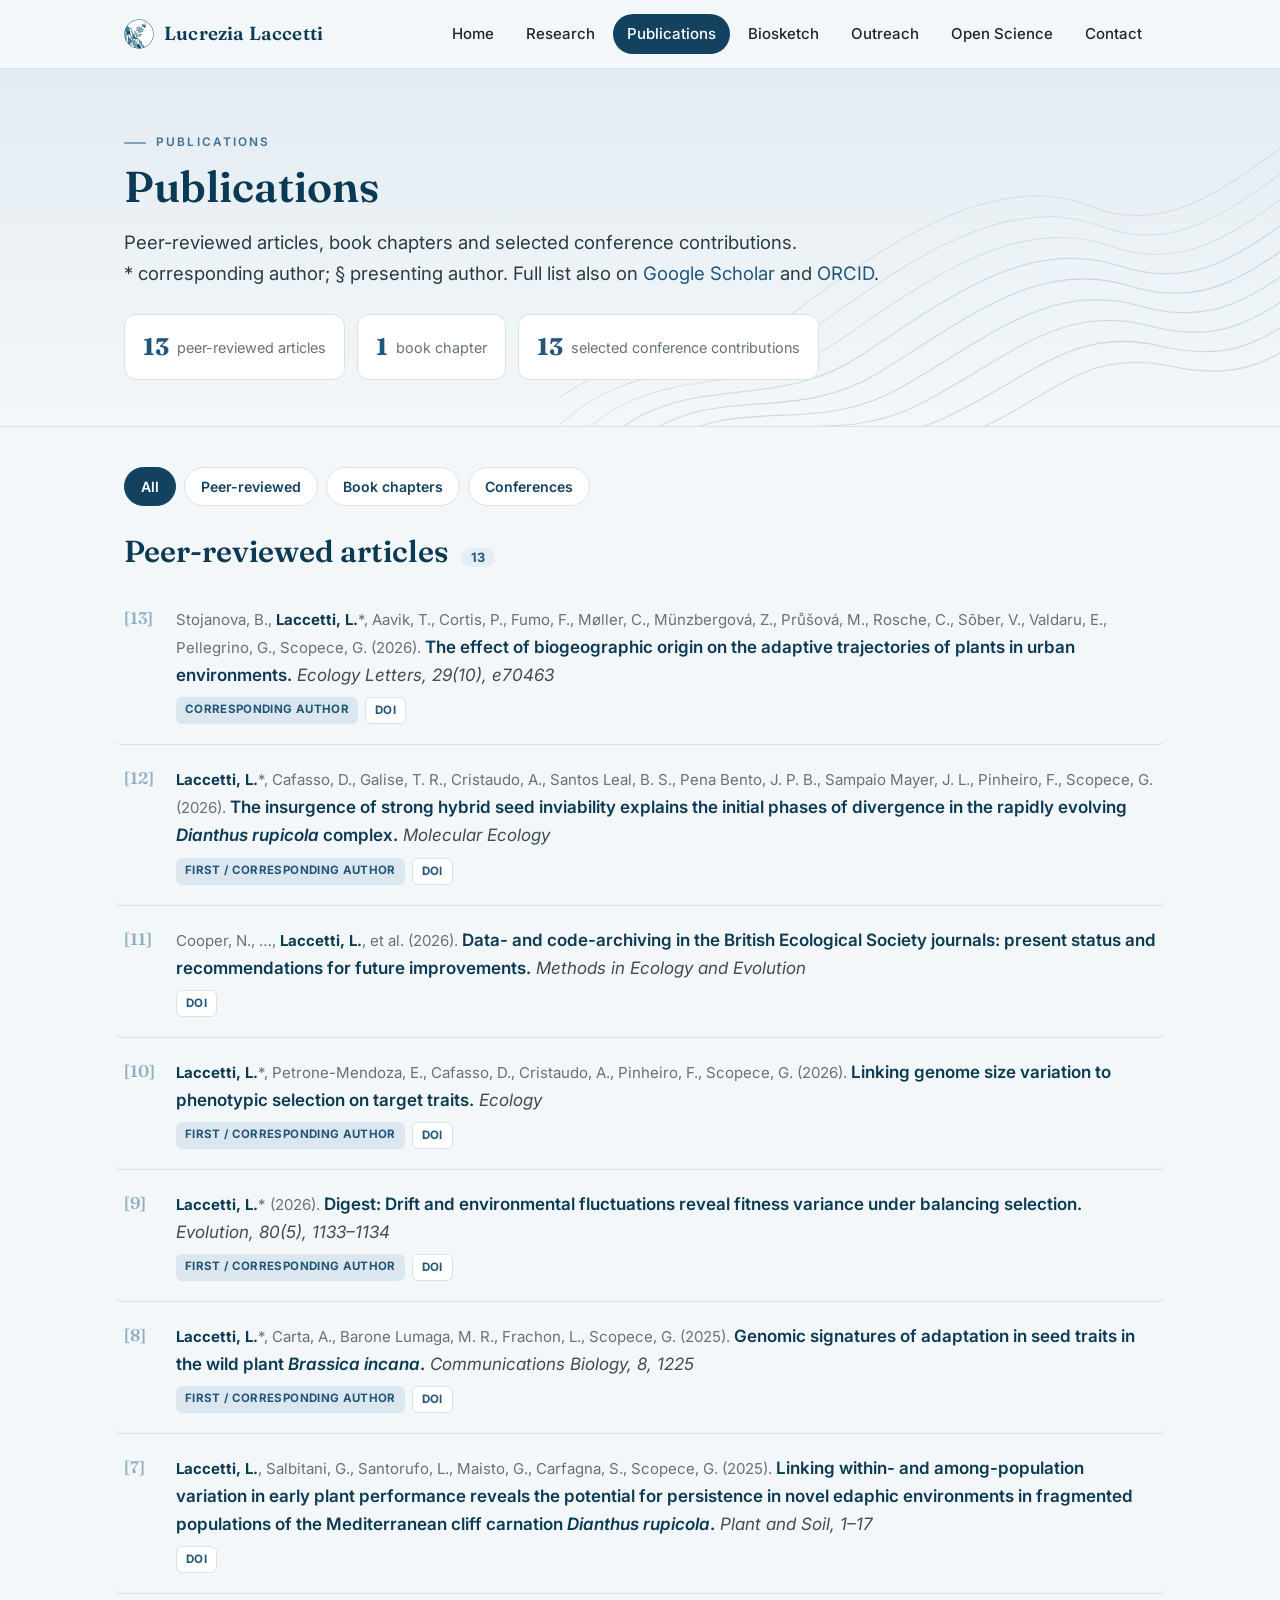
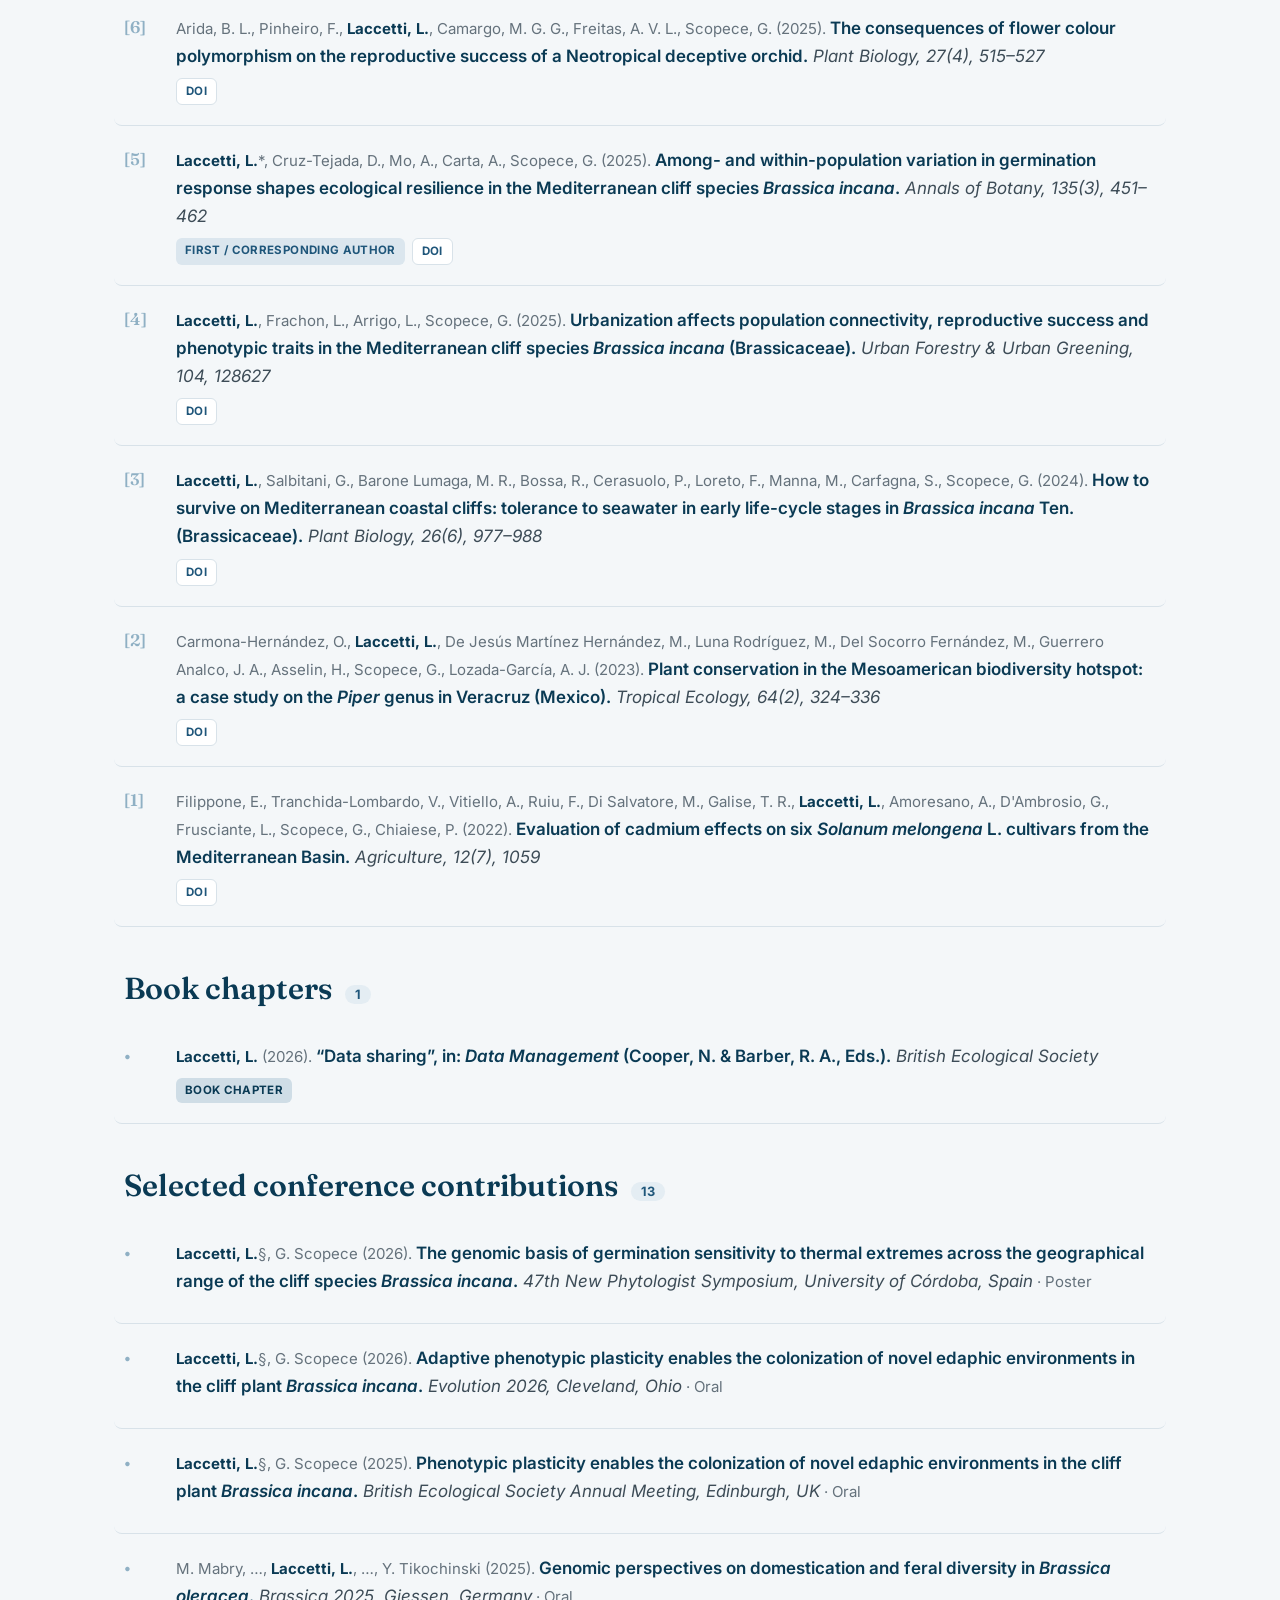
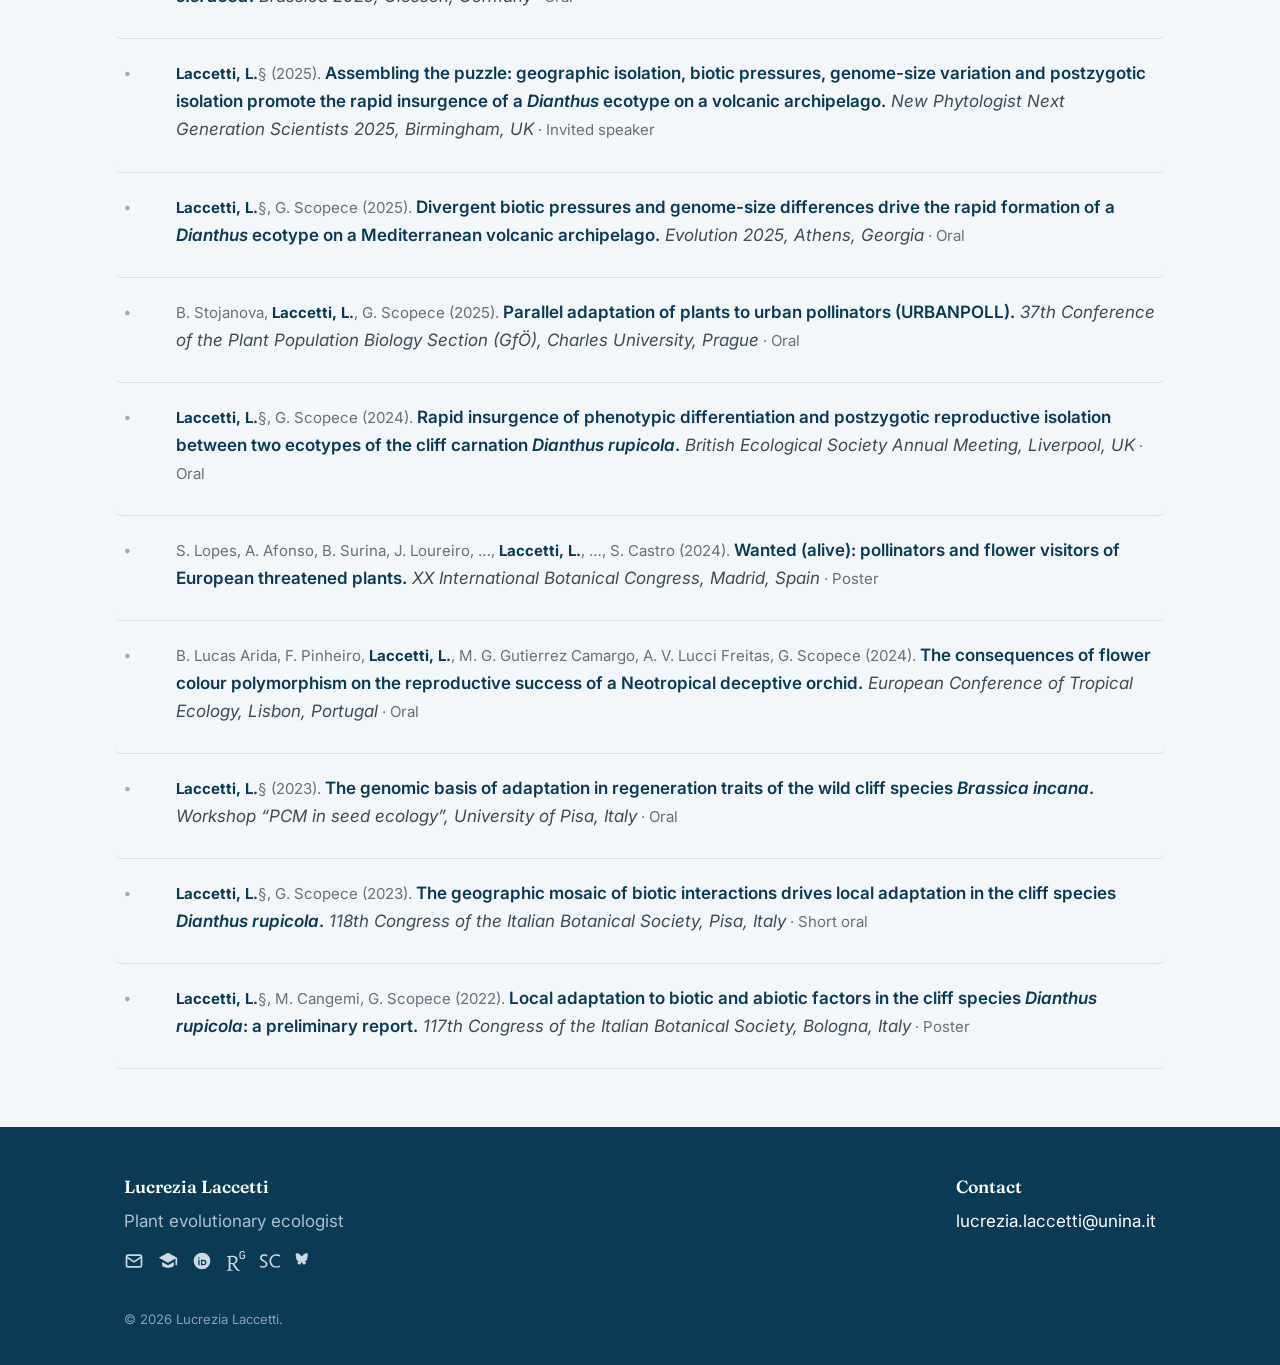
<file: publications.html>
<!DOCTYPE html>
<html lang="en">
<head>
<meta charset="UTF-8" />
<meta name="viewport" content="width=device-width, initial-scale=1.0" />
<title>Publications — Lucrezia Laccetti</title>
<meta name="description" content="Peer-reviewed publications, book chapters and conference contributions by Lucrezia Laccetti in plant evolutionary ecology and genomics." />
<link rel="icon" href="assets/logo.png" />
<link rel="preconnect" href="https://fonts.googleapis.com" />
<link rel="preconnect" href="https://fonts.gstatic.com" crossorigin />
<link href="https://fonts.googleapis.com/css2?family=Fraunces:opsz,wght@9..144,500;9..144,600;9..144,700&family=Inter:wght@400;500;600;700&display=swap" rel="stylesheet" />
<link rel="stylesheet" href="css/style.css" />
</head>
<body>

<header class="site-header">
  <div class="wrap nav">
    <a class="brand" href="index.html"><img src="assets/logo.png" alt="" /> Lucrezia Laccetti</a>
    <button class="nav-toggle" aria-label="Menu"><span></span><span></span><span></span></button>
    <ul class="nav-links">
      <li><a href="index.html">Home</a></li>
      <li><a href="research.html">Research</a></li>
      <li><a class="active" href="publications.html">Publications</a></li>
      <li><a href="biosketch.html">Biosketch</a></li>
      <li><a href="outreach.html">Outreach</a></li>
      <li><a href="open-science.html">Open Science</a></li>
      <li><a href="contact.html">Contact</a></li>
    </ul>
  </div>
</header>

<main>
  <section class="page-head">
    <div class="wrap">
      <p class="eyebrow">Publications</p>
      <h1>Publications</h1>
      <p class="lead prose" style="margin-top:14px">Peer-reviewed articles, book chapters and selected conference contributions.
        <span style="white-space:nowrap">* corresponding author</span>;
        <span style="white-space:nowrap">§ presenting author</span>. Full list also on
        <a href="https://scholar.google.com/citations?user=Ui07RpoAAAAJ&hl=en" target="_blank" rel="noopener">Google Scholar</a>
        and <a href="https://orcid.org/0000-0001-8578-6644" target="_blank" rel="noopener">ORCID</a>.</p>
      <div class="pub-summary">
        <div><strong>13</strong>peer-reviewed articles</div>
        <div><strong>1</strong>book chapter</div>
        <div><strong>13</strong>selected conference contributions</div>
      </div>
    </div>
  </section>

  <section class="section--tight wrap">
    <div class="pubfilter">
      <button class="active" data-filter="all">All</button>
      <button data-filter="peer">Peer-reviewed</button>
      <button data-filter="book">Book chapters</button>
      <button data-filter="conf">Conferences</button>
    </div>

    <div class="pubgroup" data-cat="peer">
      <h2>Peer-reviewed articles <span class="count">13</span></h2>
      <ul class="publist"><li class="pub" data-cat="peer"><div class="num">[13]</div><div class="body"><span class="meta">Stojanova, B., <span class="author-me">Laccetti, L.</span>*, Aavik, T., Cortis, P., Fumo, F., Møller, C., Münzbergová, Z., Průšová, M., Rosche, C., Sõber, V., Valdaru, E., Pellegrino, G., Scopece, G. (2026). </span><span class="ptitle">The effect of biogeographic origin on the adaptive trajectories of plants in urban environments.</span> <span class="venue">Ecology Letters, 29(10), e70463</span><div class="badges"><span class="badge badge--first">Corresponding author</span><a class="badge badge--doi" href="https://doi.org/10.1111/ele.70463" target="_blank" rel="noopener">DOI</a></div></div></li>
<li class="pub" data-cat="peer"><div class="num">[12]</div><div class="body"><span class="meta"><span class="author-me">Laccetti, L.</span>*, Cafasso, D., Galise, T. R., Cristaudo, A., Santos Leal, B. S., Pena Bento, J. P. B., Sampaio Mayer, J. L., Pinheiro, F., Scopece, G. (2026). </span><span class="ptitle">The insurgence of strong hybrid seed inviability explains the initial phases of divergence in the rapidly evolving <em>Dianthus rupicola</em> complex.</span> <span class="venue">Molecular Ecology</span><div class="badges"><span class="badge badge--first">First / corresponding author</span><a class="badge badge--doi" href="https://doi.org/10.1111/mec.70409" target="_blank" rel="noopener">DOI</a></div></div></li>
<li class="pub" data-cat="peer"><div class="num">[11]</div><div class="body"><span class="meta">Cooper, N., …, <span class="author-me">Laccetti, L.</span>, et al. (2026). </span><span class="ptitle">Data- and code-archiving in the British Ecological Society journals: present status and recommendations for future improvements.</span> <span class="venue">Methods in Ecology and Evolution</span><div class="badges"><a class="badge badge--doi" href="https://doi.org/10.1111/2041-210x.70338" target="_blank" rel="noopener">DOI</a></div></div></li>
<li class="pub" data-cat="peer"><div class="num">[10]</div><div class="body"><span class="meta"><span class="author-me">Laccetti, L.</span>*, Petrone-Mendoza, E., Cafasso, D., Cristaudo, A., Pinheiro, F., Scopece, G. (2026). </span><span class="ptitle">Linking genome size variation to phenotypic selection on target traits.</span> <span class="venue">Ecology</span><div class="badges"><span class="badge badge--first">First / corresponding author</span><a class="badge badge--doi" href="https://doi.org/10.1002/ecy.70442" target="_blank" rel="noopener">DOI</a></div></div></li>
<li class="pub" data-cat="peer"><div class="num">[9]</div><div class="body"><span class="meta"><span class="author-me">Laccetti, L.</span>* (2026). </span><span class="ptitle">Digest: Drift and environmental fluctuations reveal fitness variance under balancing selection.</span> <span class="venue">Evolution, 80(5), 1133–1134</span><div class="badges"><span class="badge badge--first">First / corresponding author</span><a class="badge badge--doi" href="https://doi.org/10.1093/evolut/qpag057" target="_blank" rel="noopener">DOI</a></div></div></li>
<li class="pub" data-cat="peer"><div class="num">[8]</div><div class="body"><span class="meta"><span class="author-me">Laccetti, L.</span>*, Carta, A., Barone Lumaga, M. R., Frachon, L., Scopece, G. (2025). </span><span class="ptitle">Genomic signatures of adaptation in seed traits in the wild plant <em>Brassica incana</em>.</span> <span class="venue">Communications Biology, 8, 1225</span><div class="badges"><span class="badge badge--first">First / corresponding author</span><a class="badge badge--doi" href="https://doi.org/10.1038/s42003-025-08673-w" target="_blank" rel="noopener">DOI</a></div></div></li>
<li class="pub" data-cat="peer"><div class="num">[7]</div><div class="body"><span class="meta"><span class="author-me">Laccetti, L.</span>, Salbitani, G., Santorufo, L., Maisto, G., Carfagna, S., Scopece, G. (2025). </span><span class="ptitle">Linking within- and among-population variation in early plant performance reveals the potential for persistence in novel edaphic environments in fragmented populations of the Mediterranean cliff carnation <em>Dianthus rupicola</em>.</span> <span class="venue">Plant and Soil, 1–17</span><div class="badges"><a class="badge badge--doi" href="https://doi.org/10.1007/s11104-025-07714-x" target="_blank" rel="noopener">DOI</a></div></div></li>
<li class="pub" data-cat="peer"><div class="num">[6]</div><div class="body"><span class="meta">Arida, B. L., Pinheiro, F., <span class="author-me">Laccetti, L.</span>, Camargo, M. G. G., Freitas, A. V. L., Scopece, G. (2025). </span><span class="ptitle">The consequences of flower colour polymorphism on the reproductive success of a Neotropical deceptive orchid.</span> <span class="venue">Plant Biology, 27(4), 515–527</span><div class="badges"><a class="badge badge--doi" href="https://doi.org/10.1111/plb.70020" target="_blank" rel="noopener">DOI</a></div></div></li>
<li class="pub" data-cat="peer"><div class="num">[5]</div><div class="body"><span class="meta"><span class="author-me">Laccetti, L.</span>*, Cruz-Tejada, D., Mo, A., Carta, A., Scopece, G. (2025). </span><span class="ptitle">Among- and within-population variation in germination response shapes ecological resilience in the Mediterranean cliff species <em>Brassica incana</em>.</span> <span class="venue">Annals of Botany, 135(3), 451–462</span><div class="badges"><span class="badge badge--first">First / corresponding author</span><a class="badge badge--doi" href="https://doi.org/10.1093/aob/mcae172" target="_blank" rel="noopener">DOI</a></div></div></li>
<li class="pub" data-cat="peer"><div class="num">[4]</div><div class="body"><span class="meta"><span class="author-me">Laccetti, L.</span>, Frachon, L., Arrigo, L., Scopece, G. (2025). </span><span class="ptitle">Urbanization affects population connectivity, reproductive success and phenotypic traits in the Mediterranean cliff species <em>Brassica incana</em> (Brassicaceae).</span> <span class="venue">Urban Forestry &amp; Urban Greening, 104, 128627</span><div class="badges"><a class="badge badge--doi" href="https://doi.org/10.1016/j.ufug.2024.128627" target="_blank" rel="noopener">DOI</a></div></div></li>
<li class="pub" data-cat="peer"><div class="num">[3]</div><div class="body"><span class="meta"><span class="author-me">Laccetti, L.</span>, Salbitani, G., Barone Lumaga, M. R., Bossa, R., Cerasuolo, P., Loreto, F., Manna, M., Carfagna, S., Scopece, G. (2024). </span><span class="ptitle">How to survive on Mediterranean coastal cliffs: tolerance to seawater in early life-cycle stages in <em>Brassica incana</em> Ten. (Brassicaceae).</span> <span class="venue">Plant Biology, 26(6), 977–988</span><div class="badges"><a class="badge badge--doi" href="https://doi.org/10.1111/plb.13693" target="_blank" rel="noopener">DOI</a></div></div></li>
<li class="pub" data-cat="peer"><div class="num">[2]</div><div class="body"><span class="meta">Carmona-Hernández, O., <span class="author-me">Laccetti, L.</span>, De Jesús Martínez Hernández, M., Luna Rodríguez, M., Del Socorro Fernández, M., Guerrero Analco, J. A., Asselin, H., Scopece, G., Lozada-García, A. J. (2023). </span><span class="ptitle">Plant conservation in the Mesoamerican biodiversity hotspot: a case study on the <em>Piper</em> genus in Veracruz (Mexico).</span> <span class="venue">Tropical Ecology, 64(2), 324–336</span><div class="badges"><a class="badge badge--doi" href="https://doi.org/10.1007/s42965-022-00271-9" target="_blank" rel="noopener">DOI</a></div></div></li>
<li class="pub" data-cat="peer"><div class="num">[1]</div><div class="body"><span class="meta">Filippone, E., Tranchida-Lombardo, V., Vitiello, A., Ruiu, F., Di Salvatore, M., Galise, T. R., <span class="author-me">Laccetti, L.</span>, Amoresano, A., D'Ambrosio, G., Frusciante, L., Scopece, G., Chiaiese, P. (2022). </span><span class="ptitle">Evaluation of cadmium effects on six <em>Solanum melongena</em> L. cultivars from the Mediterranean Basin.</span> <span class="venue">Agriculture, 12(7), 1059</span><div class="badges"><a class="badge badge--doi" href="https://doi.org/10.3390/agriculture12071059" target="_blank" rel="noopener">DOI</a></div></div></li></ul>
    </div>
    <div class="pubgroup" data-cat="book">
      <h2>Book chapters <span class="count">1</span></h2>
      <ul class="publist"><li class="pub" data-cat="book"><div class="num">•</div><div class="body"><span class="meta"><span class="author-me">Laccetti, L.</span> (2026). </span><span class="ptitle">“Data sharing”, in: <em>Data Management</em> (Cooper, N. &amp; Barber, R. A., Eds.).</span> <span class="venue">British Ecological Society</span><div class="badges"><span class="badge">Book chapter</span></div></div></li></ul>
    </div>
    <div class="pubgroup" data-cat="conf">
      <h2>Selected conference contributions <span class="count">13</span></h2>
      <ul class="publist"><li class="pub" data-cat="conf"><div class="num">•</div><div class="body"><span class="meta"><span class="author-me">Laccetti, L.</span>§, G. Scopece (2026). </span><span class="ptitle">The genomic basis of germination sensitivity to thermal extremes across the geographical range of the cliff species <em>Brassica incana</em>.</span> <span class="venue">47th New Phytologist Symposium, University of Córdoba, Spain</span><span class="meta"> · Poster</span><div class="badges"></div></div></li>
<li class="pub" data-cat="conf"><div class="num">•</div><div class="body"><span class="meta"><span class="author-me">Laccetti, L.</span>§, G. Scopece (2026). </span><span class="ptitle">Adaptive phenotypic plasticity enables the colonization of novel edaphic environments in the cliff plant <em>Brassica incana</em>.</span> <span class="venue">Evolution 2026, Cleveland, Ohio</span><span class="meta"> · Oral</span><div class="badges"></div></div></li>
<li class="pub" data-cat="conf"><div class="num">•</div><div class="body"><span class="meta"><span class="author-me">Laccetti, L.</span>§, G. Scopece (2025). </span><span class="ptitle">Phenotypic plasticity enables the colonization of novel edaphic environments in the cliff plant <em>Brassica incana</em>.</span> <span class="venue">British Ecological Society Annual Meeting, Edinburgh, UK</span><span class="meta"> · Oral</span><div class="badges"></div></div></li>
<li class="pub" data-cat="conf"><div class="num">•</div><div class="body"><span class="meta">M. Mabry, …, <span class="author-me">Laccetti, L.</span>, …, Y. Tikochinski (2025). </span><span class="ptitle">Genomic perspectives on domestication and feral diversity in <em>Brassica oleracea</em>.</span> <span class="venue">Brassica 2025, Giessen, Germany</span><span class="meta"> · Oral</span><div class="badges"></div></div></li>
<li class="pub" data-cat="conf"><div class="num">•</div><div class="body"><span class="meta"><span class="author-me">Laccetti, L.</span>§ (2025). </span><span class="ptitle">Assembling the puzzle: geographic isolation, biotic pressures, genome-size variation and postzygotic isolation promote the rapid insurgence of a <em>Dianthus</em> ecotype on a volcanic archipelago.</span> <span class="venue">New Phytologist Next Generation Scientists 2025, Birmingham, UK</span><span class="meta"> · Invited speaker</span><div class="badges"></div></div></li>
<li class="pub" data-cat="conf"><div class="num">•</div><div class="body"><span class="meta"><span class="author-me">Laccetti, L.</span>§, G. Scopece (2025). </span><span class="ptitle">Divergent biotic pressures and genome-size differences drive the rapid formation of a <em>Dianthus</em> ecotype on a Mediterranean volcanic archipelago.</span> <span class="venue">Evolution 2025, Athens, Georgia</span><span class="meta"> · Oral</span><div class="badges"></div></div></li>
<li class="pub" data-cat="conf"><div class="num">•</div><div class="body"><span class="meta">B. Stojanova, <span class="author-me">Laccetti, L.</span>, G. Scopece (2025). </span><span class="ptitle">Parallel adaptation of plants to urban pollinators (URBANPOLL).</span> <span class="venue">37th Conference of the Plant Population Biology Section (GfÖ), Charles University, Prague</span><span class="meta"> · Oral</span><div class="badges"></div></div></li>
<li class="pub" data-cat="conf"><div class="num">•</div><div class="body"><span class="meta"><span class="author-me">Laccetti, L.</span>§, G. Scopece (2024). </span><span class="ptitle">Rapid insurgence of phenotypic differentiation and postzygotic reproductive isolation between two ecotypes of the cliff carnation <em>Dianthus rupicola</em>.</span> <span class="venue">British Ecological Society Annual Meeting, Liverpool, UK</span><span class="meta"> · Oral</span><div class="badges"></div></div></li>
<li class="pub" data-cat="conf"><div class="num">•</div><div class="body"><span class="meta">S. Lopes, A. Afonso, B. Surina, J. Loureiro, …, <span class="author-me">Laccetti, L.</span>, …, S. Castro (2024). </span><span class="ptitle">Wanted (alive): pollinators and flower visitors of European threatened plants.</span> <span class="venue">XX International Botanical Congress, Madrid, Spain</span><span class="meta"> · Poster</span><div class="badges"></div></div></li>
<li class="pub" data-cat="conf"><div class="num">•</div><div class="body"><span class="meta">B. Lucas Arida, F. Pinheiro, <span class="author-me">Laccetti, L.</span>, M. G. Gutierrez Camargo, A. V. Lucci Freitas, G. Scopece (2024). </span><span class="ptitle">The consequences of flower colour polymorphism on the reproductive success of a Neotropical deceptive orchid.</span> <span class="venue">European Conference of Tropical Ecology, Lisbon, Portugal</span><span class="meta"> · Oral</span><div class="badges"></div></div></li>
<li class="pub" data-cat="conf"><div class="num">•</div><div class="body"><span class="meta"><span class="author-me">Laccetti, L.</span>§ (2023). </span><span class="ptitle">The genomic basis of adaptation in regeneration traits of the wild cliff species <em>Brassica incana</em>.</span> <span class="venue">Workshop “PCM in seed ecology”, University of Pisa, Italy</span><span class="meta"> · Oral</span><div class="badges"></div></div></li>
<li class="pub" data-cat="conf"><div class="num">•</div><div class="body"><span class="meta"><span class="author-me">Laccetti, L.</span>§, G. Scopece (2023). </span><span class="ptitle">The geographic mosaic of biotic interactions drives local adaptation in the cliff species <em>Dianthus rupicola</em>.</span> <span class="venue">118th Congress of the Italian Botanical Society, Pisa, Italy</span><span class="meta"> · Short oral</span><div class="badges"></div></div></li>
<li class="pub" data-cat="conf"><div class="num">•</div><div class="body"><span class="meta"><span class="author-me">Laccetti, L.</span>§, M. Cangemi, G. Scopece (2022). </span><span class="ptitle">Local adaptation to biotic and abiotic factors in the cliff species <em>Dianthus rupicola</em>: a preliminary report.</span> <span class="venue">117th Congress of the Italian Botanical Society, Bologna, Italy</span><span class="meta"> · Poster</span><div class="badges"></div></div></li></ul>
    </div>
  </section>
</main>

<footer class="site-footer" id="contact">
  <div class="wrap footer-grid">
    <div>
      <h3>Lucrezia Laccetti</h3>
      <p style="max-width:42ch;color:#aebfce">Plant evolutionary ecologist</p>
      <div class="footer-socials">
        <a href="mailto:lucrezia.laccetti@unina.it" aria-label="Email"><svg viewBox="0 0 24 24" fill="none" stroke="currentColor" stroke-width="2"><rect x="3" y="5" width="18" height="14" rx="2"/><path d="m3 7 9 6 9-6"/></svg></a>
        <a href="https://scholar.google.com/citations?user=Ui07RpoAAAAJ&hl=en" target="_blank" rel="noopener" aria-label="Google Scholar"><svg viewBox="0 0 24 24" fill="currentColor"><path d="M12 2 1 8l11 6 9-4.9V17h2V8L12 2zM5 13.2V17c0 1.7 3.1 3 7 3s7-1.3 7-3v-3.8l-7 3.8-7-3.8z"/></svg></a>
        <a href="https://orcid.org/0000-0001-8578-6644" target="_blank" rel="noopener" aria-label="ORCID"><svg viewBox="0 0 24 24" fill="currentColor"><path d="M12 2a10 10 0 1 0 0 20 10 10 0 0 0 0-20zM8.3 7.4a1 1 0 1 1 0 2 1 1 0 0 1 0-2zm-.8 3.1h1.6v6.6H7.5v-6.6zm3.3 0h3.1c2.2 0 3.5 1.5 3.5 3.3s-1.4 3.3-3.6 3.3h-3v-6.6zm1.6 1.4v3.8h1.3c1.3 0 2-.8 2-1.9 0-1-.6-1.9-2-1.9h-1.3z"/></svg></a>
        <a href="https://www.researchgate.net/profile/Lucrezia-Laccetti" target="_blank" rel="noopener" aria-label="ResearchGate"><svg viewBox="0 0 24 24" fill="currentColor"><path d="M19.586 0c-.818 0-1.508.19-2.073.565-.563.377-.97.936-1.213 1.68a3.193 3.193 0 0 0-.112.437 8.365 8.365 0 0 0-.078.53 9 9 0 0 0-.05.727c-.01.282-.013.621-.013 1.016a31.121 31.123 0 0 0 .014 1.017 9 9 0 0 0 .05.727 7.946 7.946 0 0 0 .077.53h-.005a3.334 3.334 0 0 0 .113.438c.245.743.65 1.303 1.214 1.68.565.376 1.256.564 2.075.564.8 0 1.536-.213 2.105-.603.57-.39.94-.916 1.175-1.65.076-.235.135-.558.177-.93a10.9 10.9 0 0 0 .043-1.207v-.82c0-.095-.047-.142-.14-.142h-3.064c-.094 0-.14.047-.14.141v.956c0 .094.046.14.14.14h1.666c.056 0 .084.03.084.086 0 .36 0 .62-.036.865-.038.244-.1.447-.147.606-.108.385-.348.664-.638.876-.29.212-.738.35-1.227.35-.545 0-.901-.15-1.21-.353-.306-.203-.517-.454-.67-.915a3.136 3.136 0 0 1-.147-.762 17.366 17.367 0 0 1-.034-.656c-.01-.26-.014-.572-.014-.939a26.401 26.403 0 0 1 .014-.938 15.821 15.822 0 0 1 .035-.656 3.19 3.19 0 0 1 .148-.76 1.89 1.89 0 0 1 .742-1.01c.344-.244.593-.352 1.137-.352.508 0 .815.096 1.144.303.33.207.528.492.764.925.047.094.111.118.198.07l1.044-.43c.075-.048.09-.115.042-.199a3.549 3.549 0 0 0-.466-.742 3 3 0 0 0-.679-.607 3.313 3.313 0 0 0-.903-.41A4.068 4.068 0 0 0 19.586 0zM8.217 5.836c-1.69 0-3.036.086-4.297.086-1.146 0-2.291 0-3.007-.029v.831l1.088.2c.744.144 1.174.488 1.174 2.264v11.288c0 1.777-.43 2.12-1.174 2.263l-1.088.2v.832c.773-.029 2.12-.086 3.465-.086 1.29 0 2.951.057 3.667.086v-.831l-1.49-.2c-.773-.115-1.174-.487-1.174-2.264v-4.784c.688.057 1.29.057 2.206.057 1.748 3.123 3.41 5.472 4.355 6.56.86 1.032 2.177 1.691 3.839 1.691.487 0 1.003-.086 1.318-.23v-.744c-1.031 0-2.063-.716-2.808-1.518-1.26-1.376-2.95-3.582-4.355-6.074 2.32-.545 4.04-2.722 4.04-4.9 0-3.208-2.492-4.698-5.758-4.698zm-.515 1.29c2.406 0 3.839 1.26 3.839 3.552 0 2.263-1.547 3.782-4.097 3.782-.974 0-1.404-.03-2.063-.086v-7.19c.66-.059 1.547-.059 2.32-.059z"/></svg></a>
        <a href="https://www.scopus.com/authid/detail.uri?authorId=57891311900" target="_blank" rel="noopener" aria-label="Scopus"><svg viewBox="0 0 24 24" fill="currentColor"><path d="M24 19.059l-.14-1.777c-1.426.772-2.945 1.076-4.465 1.076-3.319 0-5.96-2.782-5.96-6.475 0-3.903 2.595-6.31 5.633-6.31 1.917 0 3.39.303 4.792 1.075L24 4.895c-1.286-.608-2.337-.889-4.698-.889-4.534 0-7.97 3.53-7.97 8.017 0 5.12 4.09 7.924 7.9 7.924 1.916 0 3.506-.257 4.768-.888zm-14.954-3.46c0-2.22-1.964-3.225-3.857-4.347C3.716 10.364 2.15 9.756 2.15 8.12c0-1.215.889-2.548 2.642-2.548 1.519 0 2.57.234 3.903 1.029l.117-1.847c-1.239-.514-2.127-.748-4.137-.748C1.8 4.006.047 5.876.047 8.26c0 2.384 2.103 3.413 4.02 4.581 1.426.865 2.922 1.45 2.922 2.992 0 1.496-1.333 2.571-2.922 2.571-1.566 0-2.594-.35-3.786-1.075L0 19.176c1.215.56 2.454.818 4.16.818 2.385 0 4.885-1.473 4.885-4.395z"/></svg></a>
        <a href="https://bsky.app/profile/lucrezialaccetti.bsky.social" target="_blank" rel="noopener" aria-label="Bluesky"><svg viewBox="0 0 24 24" fill="currentColor"><path d="M12 10.8C10.9 8.4 7.9 4.1 5.2 3 3.9 2.4 2 2.1 2 4.3c0 1.3.7 5.4 1.2 6.1.6 1.3 1.9 1.7 3.4 1.5-2.5.4-3.1 1.9-1.7 3.3 2.6 2.7 3.8-.7 4.1-1.6.1-.3.2-.5.3-.5s.2.2.3.5c.3.9 1.5 4.3 4.1 1.6 1.4-1.4.8-2.9-1.7-3.3 1.5.2 2.8-.2 3.4-1.5.5-.7 1.2-4.8 1.2-6.1 0-2.2-1.9-1.9-3.2-1.3-2.7 1.1-5.7 5.4-6.7 7.8z"/></svg></a>
      </div>
    </div>
    <div>
      <h3>Contact</h3>
      <p style="color:#cdd9e3;margin:0">
        <a href="mailto:lucrezia.laccetti@unina.it">lucrezia.laccetti@unina.it</a>
      </p>
    </div>
  </div>
  <div class="wrap copyright">© <span id="year">2026</span> Lucrezia Laccetti.</div>
</footer>

<script src="js/main.js"></script>
<script>document.getElementById('year').textContent=new Date().getFullYear();</script>
</body>
</html>
</file>
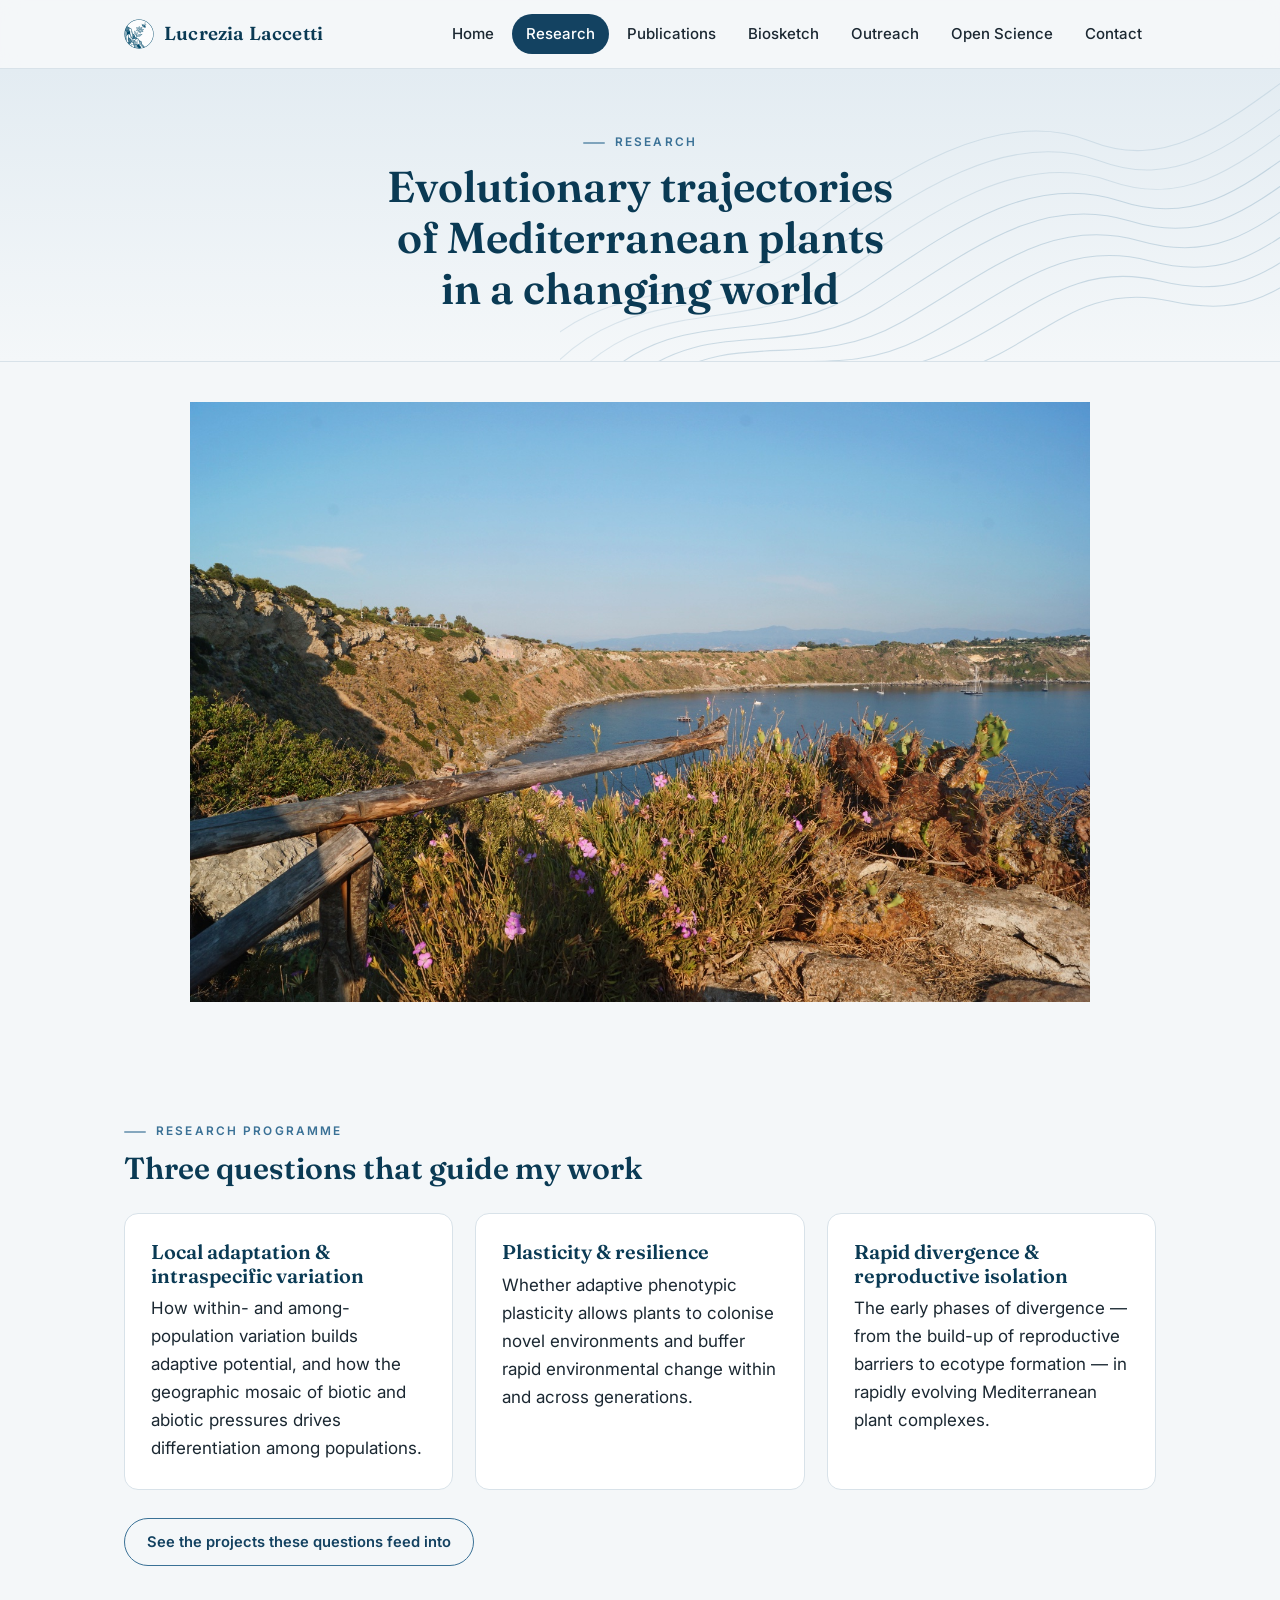
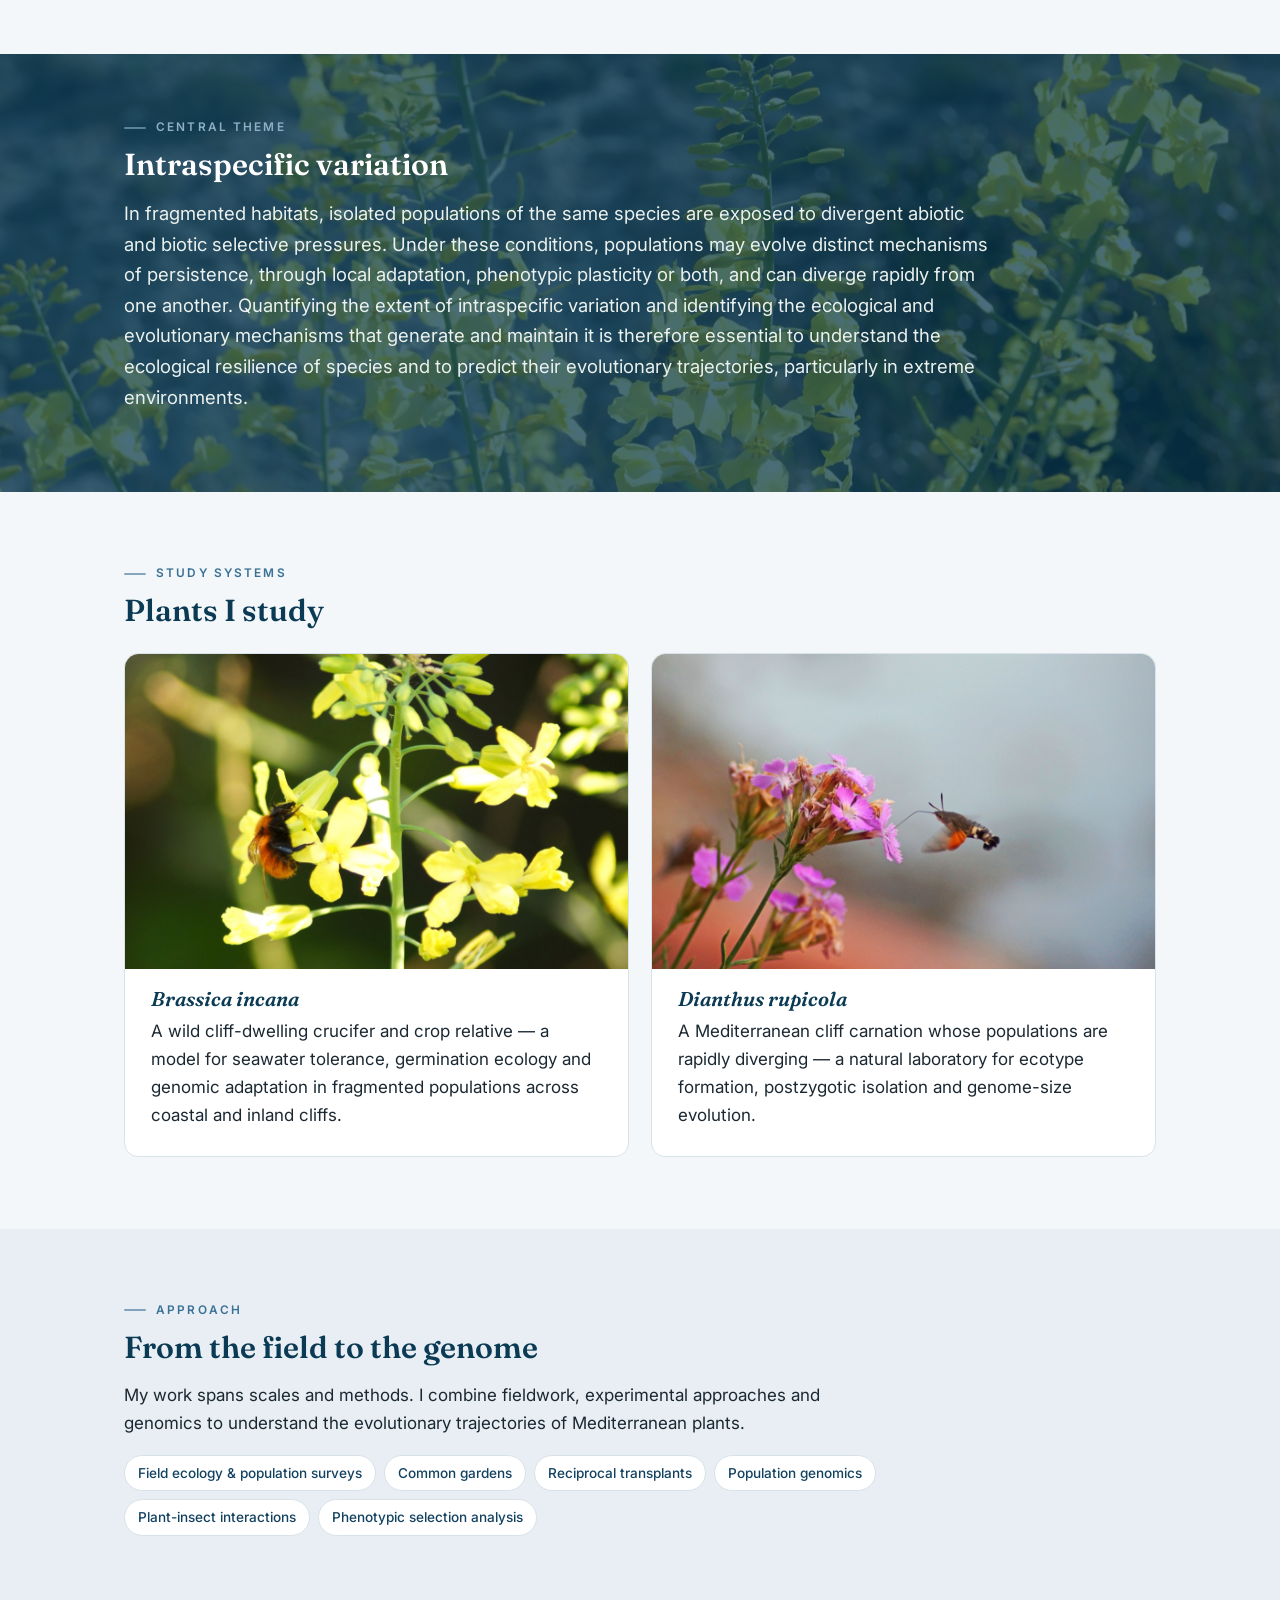
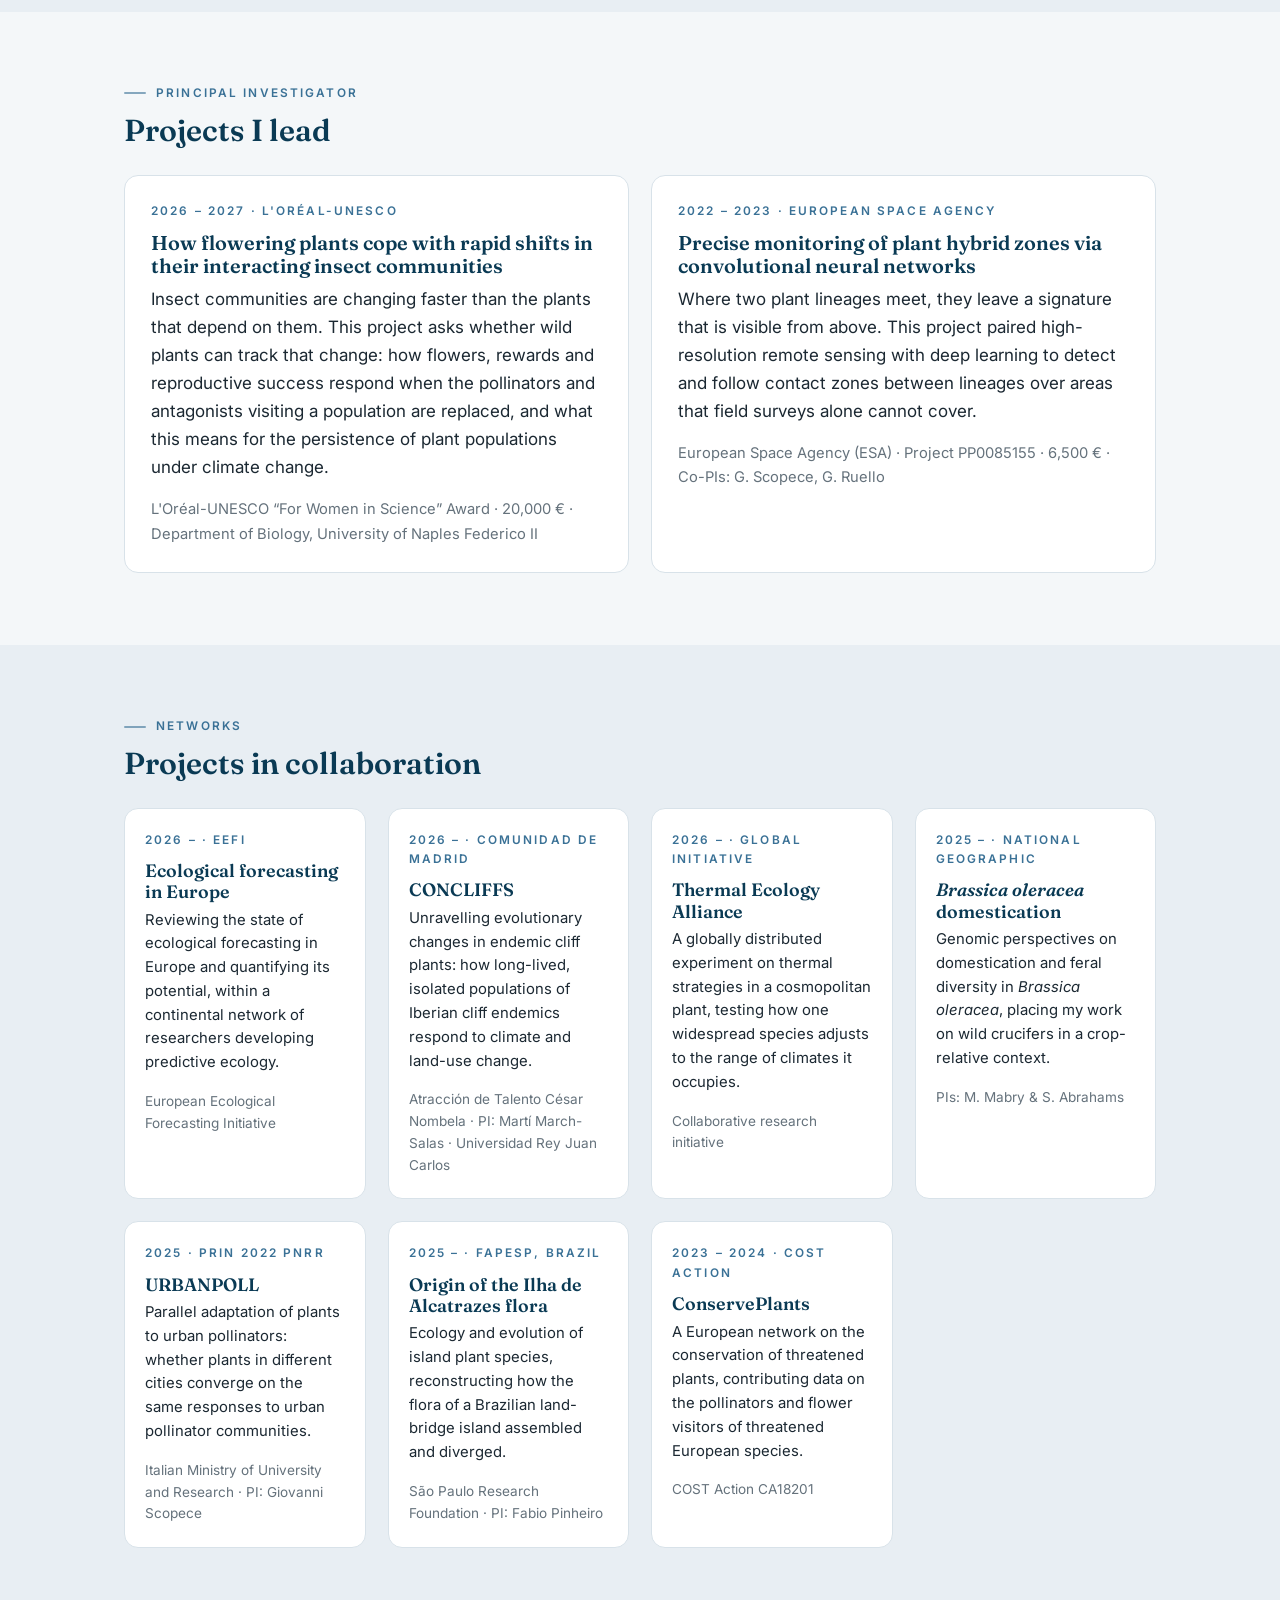
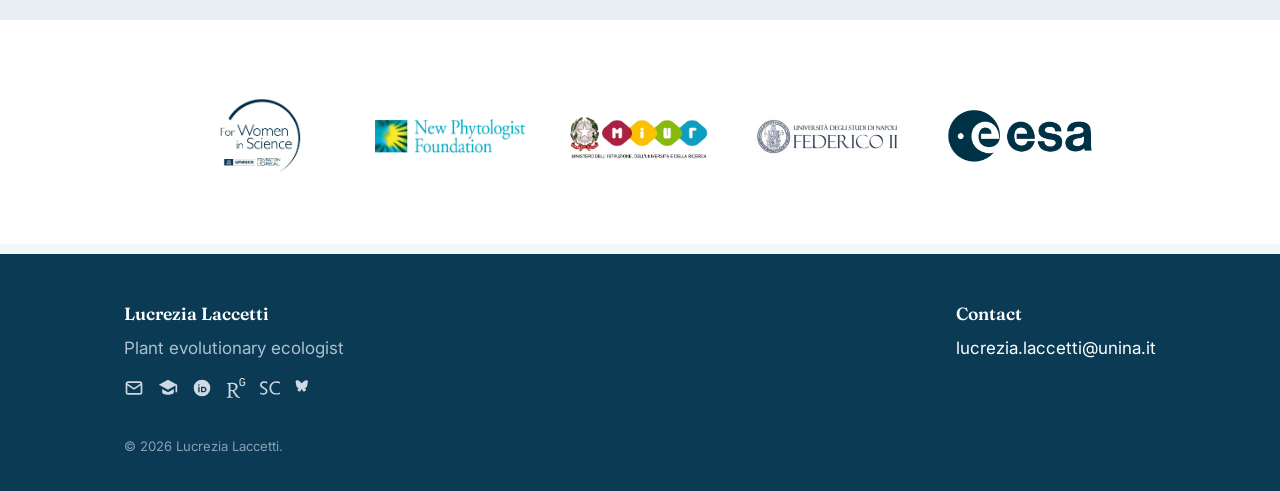
<file: research.html>
<!DOCTYPE html>
<html lang="en">
<head>
<meta charset="UTF-8" />
<meta name="viewport" content="width=device-width, initial-scale=1.0" />
<title>Research — Lucrezia Laccetti</title>
<meta name="description" content="Research themes and projects of Lucrezia Laccetti: local adaptation, phenotypic plasticity, rapid divergence and plant-insect interactions in Mediterranean cliff plants." />
<link rel="icon" href="assets/logo.png" />
<link rel="preconnect" href="https://fonts.googleapis.com" />
<link rel="preconnect" href="https://fonts.gstatic.com" crossorigin />
<link href="https://fonts.googleapis.com/css2?family=Fraunces:opsz,wght@9..144,500;9..144,600;9..144,700&family=Inter:wght@400;500;600;700&display=swap" rel="stylesheet" />
<link rel="stylesheet" href="css/style.css" />
</head>
<body>

<header class="site-header">
  <div class="wrap nav">
    <a class="brand" href="index.html"><img src="assets/logo.png" alt="" /> Lucrezia Laccetti</a>
    <button class="nav-toggle" aria-label="Menu"><span></span><span></span><span></span></button>
    <ul class="nav-links">
      <li><a href="index.html">Home</a></li>
      <li><a class="active" href="research.html">Research</a></li>
      <li><a href="publications.html">Publications</a></li>
      <li><a href="biosketch.html">Biosketch</a></li>
      <li><a href="outreach.html">Outreach</a></li>
      <li><a href="open-science.html">Open Science</a></li>
      <li><a href="contact.html">Contact</a></li>
    </ul>
  </div>
</header>

<main>
  <section class="page-head page-head--center">
    <div class="wrap">
      <p class="eyebrow">Research</p>
      <h1>Evolutionary trajectories of Mediterranean plants in a changing world</h1>
    </div>
  </section>

  <section class="section--tight wrap">
    <figure class="figure-plain" style="max-width:900px;margin:0 auto">
      <img src="assets/research-habitat.jpg" alt="Mediterranean coastal cliff with Dianthus rupicola in flower" />
    </figure>
  </section>

  <section class="section wrap">
    <p class="eyebrow">Research programme</p>
    <h2>Three questions that guide my work</h2>
    <div class="cards" style="margin-top:26px">
      <article class="card"><h3>Local adaptation &amp; intraspecific variation</h3>
        <p>How within- and among-population variation builds adaptive potential, and how the geographic
          mosaic of biotic and abiotic pressures drives differentiation among populations.</p></article>
      <article class="card"><h3>Plasticity &amp; resilience</h3>
        <p>Whether adaptive phenotypic plasticity allows plants to colonise novel environments and
          buffer rapid environmental change within and across generations.</p></article>
      <article class="card"><h3>Rapid divergence &amp; reproductive isolation</h3>
        <p>The early phases of divergence — from the build-up of reproductive barriers to ecotype
          formation — in rapidly evolving Mediterranean plant complexes.</p></article>
    </div>
    <p style="margin-top:28px"><a class="btn btn--ghost" href="#projects">See the projects these questions feed into</a></p>
  </section>

  <section class="band">
    <div class="band-bg" style="background-image:url(assets/band-brassica.jpg)"></div>
    <div class="wrap">
      <p class="eyebrow">Central theme</p>
      <h2 style="max-width:26ch">Intraspecific variation</h2>
      <p class="lead prose" style="max-width:72ch">In fragmented habitats, isolated populations
        of the same species are exposed to divergent abiotic and biotic selective pressures. Under
        these conditions, populations may evolve distinct mechanisms of persistence, through local
        adaptation, phenotypic plasticity or both, and can diverge rapidly from one another.
        Quantifying the extent of intraspecific variation and identifying the ecological and
        evolutionary mechanisms that generate and maintain it is therefore essential to understand
        the ecological resilience of species and to predict their evolutionary trajectories,
        particularly in extreme environments.</p>
    </div>
  </section>

  <section class="section wrap">
    <p class="eyebrow">Study systems</p>
    <h2>Plants I study</h2>
    <div class="cards" style="margin-top:24px">
      <article class="card">
        <div class="card-img"><img src="assets/brassica-incana.jpg" alt="Brassica incana in flower with a bumblebee" /></div>
        <h3><em>Brassica incana</em></h3>
        <p>A wild cliff-dwelling crucifer and crop relative — a model for seawater tolerance, germination
          ecology and genomic adaptation in fragmented populations across coastal and inland cliffs.</p>
      </article>
      <article class="card">
        <div class="card-img"><img src="assets/dianthus-rupicola.jpg" alt="Dianthus rupicola visited by a hummingbird hawk-moth" /></div>
        <h3><em>Dianthus rupicola</em></h3>
        <p>A Mediterranean cliff carnation whose populations are rapidly diverging — a natural laboratory
          for ecotype formation, postzygotic isolation and genome-size evolution.</p>
      </article>
    </div>
  </section>

  <section class="section--alt section">
    <div class="wrap">
      <p class="eyebrow">Approach</p>
      <h2>From the field to the genome</h2>
      <div class="prose">
        <p>My work spans scales and methods. I combine fieldwork, experimental approaches and genomics to understand the evolutionary trajectories of Mediterranean plants.</p>
      </div>
      <ul class="tags" style="max-width:760px">
        <li>Field ecology &amp; population surveys</li>
        <li>Common gardens</li>
        <li>Reciprocal transplants</li>
        <li>Population genomics</li>
        <li>Plant-insect interactions</li>
        <li>Phenotypic selection analysis</li>
      </ul>
    </div>
  </section>

  <section class="section wrap" id="projects">
    <p class="eyebrow">Principal Investigator</p>
    <h2>Projects I lead</h2>
    <div class="cards" style="margin-top:26px">
      <article class="card">
        <p class="eyebrow">2026 – 2027 · L&#39;Oréal-UNESCO</p>
        <h3>How flowering plants cope with rapid shifts in their interacting insect communities</h3>
        <p>Insect communities are changing faster than the plants that depend on them. This project
          asks whether wild plants can track that change: how flowers, rewards and reproductive
          success respond when the pollinators and antagonists visiting a population are replaced,
          and what this means for the persistence of plant populations under climate change.</p>
        <p style="color:var(--muted);font-size:.92rem;margin-bottom:0">L&#39;Oréal-UNESCO &ldquo;For Women in Science&rdquo; Award ·
          20,000 € · Department of Biology, University of Naples Federico II</p>
      </article>
      <article class="card">
        <p class="eyebrow">2022 – 2023 · European Space Agency</p>
        <h3>Precise monitoring of plant hybrid zones via convolutional neural networks</h3>
        <p>Where two plant lineages meet, they leave a signature that is visible from above. This
          project paired high-resolution remote sensing with deep learning to detect and follow
          contact zones between lineages over areas that field surveys alone cannot cover.</p>
        <p style="color:var(--muted);font-size:.92rem;margin-bottom:0">European Space Agency (ESA) · Project PP0085155 ·
          6,500 € · Co-PIs: G. Scopece, G. Ruello</p>
      </article>
    </div>
  </section>

  <section class="section--alt section">
    <div class="wrap">
      <p class="eyebrow">Networks</p>
      <h2>Projects in collaboration</h2>
      <div class="cards cards--collab" style="margin-top:26px">
        <article class="card">
          <p class="eyebrow">2026 – · EEFI</p>
          <h3>Ecological forecasting in Europe</h3>
          <p>Reviewing the state of ecological forecasting in Europe and quantifying its potential,
            within a continental network of researchers developing predictive ecology.</p>
          <p style="color:var(--muted);font-size:.92rem;margin-bottom:0">European Ecological Forecasting Initiative</p>
        </article>
        <article class="card">
          <p class="eyebrow">2026 – · Comunidad de Madrid</p>
          <h3>CONCLIFFS</h3>
          <p>Unravelling evolutionary changes in endemic cliff plants: how long-lived, isolated
            populations of Iberian cliff endemics respond to climate and land-use change.</p>
          <p style="color:var(--muted);font-size:.92rem;margin-bottom:0">Atracción de Talento César Nombela ·
            PI: Martí March-Salas · Universidad Rey Juan Carlos</p>
        </article>
        <article class="card">
          <p class="eyebrow">2026 – · Global initiative</p>
          <h3>Thermal Ecology Alliance</h3>
          <p>A globally distributed experiment on thermal strategies in a cosmopolitan plant, testing
            how one widespread species adjusts to the range of climates it occupies.</p>
          <p style="color:var(--muted);font-size:.92rem;margin-bottom:0">Collaborative research initiative</p>
        </article>
        <article class="card">
          <p class="eyebrow">2025 – · National Geographic</p>
          <h3><em>Brassica oleracea</em> domestication</h3>
          <p>Genomic perspectives on domestication and feral diversity in <em>Brassica oleracea</em>,
            placing my work on wild crucifers in a crop-relative context.</p>
          <p style="color:var(--muted);font-size:.92rem;margin-bottom:0">PIs: M. Mabry &amp; S. Abrahams</p>
        </article>
        <article class="card">
          <p class="eyebrow">2025 · PRIN 2022 PNRR</p>
          <h3>URBANPOLL</h3>
          <p>Parallel adaptation of plants to urban pollinators: whether plants in different cities
            converge on the same responses to urban pollinator communities.</p>
          <p style="color:var(--muted);font-size:.92rem;margin-bottom:0">Italian Ministry of University and Research ·
            PI: Giovanni Scopece</p>
        </article>
        <article class="card">
          <p class="eyebrow">2025 – · FAPESP, Brazil</p>
          <h3>Origin of the Ilha de Alcatrazes flora</h3>
          <p>Ecology and evolution of island plant species, reconstructing how the flora of a
            Brazilian land-bridge island assembled and diverged.</p>
          <p style="color:var(--muted);font-size:.92rem;margin-bottom:0">São Paulo Research Foundation · PI: Fabio Pinheiro</p>
        </article>
        <article class="card">
          <p class="eyebrow">2023 – 2024 · COST Action</p>
          <h3>ConservePlants</h3>
          <p>A European network on the conservation of threatened plants, contributing data on the
            pollinators and flower visitors of threatened European species.</p>
          <p style="color:var(--muted);font-size:.92rem;margin-bottom:0">COST Action CA18201</p>
        </article>
      </div>
    </div>
  </section>

  <section class="section" style="background:#fff">
    <div class="wrap">
      <div class="logos logos--funders">
        <img src="assets/loreal-fwis.webp" alt="L&#39;Oréal-UNESCO For Women in Science" style="transform:scale(1.25)" />
        <img src="assets/newphyt.png" alt="New Phytologist Foundation" />
        <img src="assets/mur.png" alt="Italian Ministry of University and Research" />
        <img src="assets/unina.jpg" alt="University of Naples Federico II" />
        <img src="assets/esa.png" alt="European Space Agency" />
      </div>
    </div>
  </section>
</main>

<footer class="site-footer" id="contact">
  <div class="wrap footer-grid">
    <div>
      <h3>Lucrezia Laccetti</h3>
      <p style="max-width:42ch;color:#aebfce">Plant evolutionary ecologist</p>
      <div class="footer-socials">
        <a href="mailto:lucrezia.laccetti@unina.it" aria-label="Email"><svg viewBox="0 0 24 24" fill="none" stroke="currentColor" stroke-width="2"><rect x="3" y="5" width="18" height="14" rx="2"/><path d="m3 7 9 6 9-6"/></svg></a>
        <a href="https://scholar.google.com/citations?user=Ui07RpoAAAAJ&hl=en" target="_blank" rel="noopener" aria-label="Google Scholar"><svg viewBox="0 0 24 24" fill="currentColor"><path d="M12 2 1 8l11 6 9-4.9V17h2V8L12 2zM5 13.2V17c0 1.7 3.1 3 7 3s7-1.3 7-3v-3.8l-7 3.8-7-3.8z"/></svg></a>
        <a href="https://orcid.org/0000-0001-8578-6644" target="_blank" rel="noopener" aria-label="ORCID"><svg viewBox="0 0 24 24" fill="currentColor"><path d="M12 2a10 10 0 1 0 0 20 10 10 0 0 0 0-20zM8.3 7.4a1 1 0 1 1 0 2 1 1 0 0 1 0-2zm-.8 3.1h1.6v6.6H7.5v-6.6zm3.3 0h3.1c2.2 0 3.5 1.5 3.5 3.3s-1.4 3.3-3.6 3.3h-3v-6.6zm1.6 1.4v3.8h1.3c1.3 0 2-.8 2-1.9 0-1-.6-1.9-2-1.9h-1.3z"/></svg></a>
        <a href="https://www.researchgate.net/profile/Lucrezia-Laccetti" target="_blank" rel="noopener" aria-label="ResearchGate"><svg viewBox="0 0 24 24" fill="currentColor"><path d="M19.586 0c-.818 0-1.508.19-2.073.565-.563.377-.97.936-1.213 1.68a3.193 3.193 0 0 0-.112.437 8.365 8.365 0 0 0-.078.53 9 9 0 0 0-.05.727c-.01.282-.013.621-.013 1.016a31.121 31.123 0 0 0 .014 1.017 9 9 0 0 0 .05.727 7.946 7.946 0 0 0 .077.53h-.005a3.334 3.334 0 0 0 .113.438c.245.743.65 1.303 1.214 1.68.565.376 1.256.564 2.075.564.8 0 1.536-.213 2.105-.603.57-.39.94-.916 1.175-1.65.076-.235.135-.558.177-.93a10.9 10.9 0 0 0 .043-1.207v-.82c0-.095-.047-.142-.14-.142h-3.064c-.094 0-.14.047-.14.141v.956c0 .094.046.14.14.14h1.666c.056 0 .084.03.084.086 0 .36 0 .62-.036.865-.038.244-.1.447-.147.606-.108.385-.348.664-.638.876-.29.212-.738.35-1.227.35-.545 0-.901-.15-1.21-.353-.306-.203-.517-.454-.67-.915a3.136 3.136 0 0 1-.147-.762 17.366 17.367 0 0 1-.034-.656c-.01-.26-.014-.572-.014-.939a26.401 26.403 0 0 1 .014-.938 15.821 15.822 0 0 1 .035-.656 3.19 3.19 0 0 1 .148-.76 1.89 1.89 0 0 1 .742-1.01c.344-.244.593-.352 1.137-.352.508 0 .815.096 1.144.303.33.207.528.492.764.925.047.094.111.118.198.07l1.044-.43c.075-.048.09-.115.042-.199a3.549 3.549 0 0 0-.466-.742 3 3 0 0 0-.679-.607 3.313 3.313 0 0 0-.903-.41A4.068 4.068 0 0 0 19.586 0zM8.217 5.836c-1.69 0-3.036.086-4.297.086-1.146 0-2.291 0-3.007-.029v.831l1.088.2c.744.144 1.174.488 1.174 2.264v11.288c0 1.777-.43 2.12-1.174 2.263l-1.088.2v.832c.773-.029 2.12-.086 3.465-.086 1.29 0 2.951.057 3.667.086v-.831l-1.49-.2c-.773-.115-1.174-.487-1.174-2.264v-4.784c.688.057 1.29.057 2.206.057 1.748 3.123 3.41 5.472 4.355 6.56.86 1.032 2.177 1.691 3.839 1.691.487 0 1.003-.086 1.318-.23v-.744c-1.031 0-2.063-.716-2.808-1.518-1.26-1.376-2.95-3.582-4.355-6.074 2.32-.545 4.04-2.722 4.04-4.9 0-3.208-2.492-4.698-5.758-4.698zm-.515 1.29c2.406 0 3.839 1.26 3.839 3.552 0 2.263-1.547 3.782-4.097 3.782-.974 0-1.404-.03-2.063-.086v-7.19c.66-.059 1.547-.059 2.32-.059z"/></svg></a>
        <a href="https://www.scopus.com/authid/detail.uri?authorId=57891311900" target="_blank" rel="noopener" aria-label="Scopus"><svg viewBox="0 0 24 24" fill="currentColor"><path d="M24 19.059l-.14-1.777c-1.426.772-2.945 1.076-4.465 1.076-3.319 0-5.96-2.782-5.96-6.475 0-3.903 2.595-6.31 5.633-6.31 1.917 0 3.39.303 4.792 1.075L24 4.895c-1.286-.608-2.337-.889-4.698-.889-4.534 0-7.97 3.53-7.97 8.017 0 5.12 4.09 7.924 7.9 7.924 1.916 0 3.506-.257 4.768-.888zm-14.954-3.46c0-2.22-1.964-3.225-3.857-4.347C3.716 10.364 2.15 9.756 2.15 8.12c0-1.215.889-2.548 2.642-2.548 1.519 0 2.57.234 3.903 1.029l.117-1.847c-1.239-.514-2.127-.748-4.137-.748C1.8 4.006.047 5.876.047 8.26c0 2.384 2.103 3.413 4.02 4.581 1.426.865 2.922 1.45 2.922 2.992 0 1.496-1.333 2.571-2.922 2.571-1.566 0-2.594-.35-3.786-1.075L0 19.176c1.215.56 2.454.818 4.16.818 2.385 0 4.885-1.473 4.885-4.395z"/></svg></a>
        <a href="https://bsky.app/profile/lucrezialaccetti.bsky.social" target="_blank" rel="noopener" aria-label="Bluesky"><svg viewBox="0 0 24 24" fill="currentColor"><path d="M12 10.8C10.9 8.4 7.9 4.1 5.2 3 3.9 2.4 2 2.1 2 4.3c0 1.3.7 5.4 1.2 6.1.6 1.3 1.9 1.7 3.4 1.5-2.5.4-3.1 1.9-1.7 3.3 2.6 2.7 3.8-.7 4.1-1.6.1-.3.2-.5.3-.5s.2.2.3.5c.3.9 1.5 4.3 4.1 1.6 1.4-1.4.8-2.9-1.7-3.3 1.5.2 2.8-.2 3.4-1.5.5-.7 1.2-4.8 1.2-6.1 0-2.2-1.9-1.9-3.2-1.3-2.7 1.1-5.7 5.4-6.7 7.8z"/></svg></a>
      </div>
    </div>
    <div>
      <h3>Contact</h3>
      <p style="color:#cdd9e3;margin:0">
        <a href="mailto:lucrezia.laccetti@unina.it">lucrezia.laccetti@unina.it</a>
      </p>
    </div>
  </div>
  <div class="wrap copyright">© <span id="year">2026</span> Lucrezia Laccetti.</div>
</footer>

<script src="js/main.js"></script>
<script>document.getElementById('year').textContent=new Date().getFullYear();</script>
</body>
</html>
</file>
<file: css/style.css>
/* ===========================================================
   Lucrezia Laccetti — personal academic website
   Palette: blues keyed to the site logo, on cool paper
   =========================================================== */

:root {
  /* palette keyed to the site logo (blue cliff + plant + bee) */
  --green-900: #0a3a54;
  --green-800: #134261;
  --green-700: #1f567a;
  --green-500: #3a7196;
  --green-300: #8fb0c4;
  --sage:      #cfdde6;
  --paper:     #f4f7f9;
  --paper-2:   #e8eef3;
  --ink:       #1b2832;
  --muted:     #65727c;
  --line:      #d8e2e9;
  --gold:      #2f86b3;
  --maxw: 1080px;
  --radius: 14px;
  --shadow: 0 14px 40px -22px rgba(29, 53, 40, 0.45);
  --font-serif: "Fraunces", Georgia, "Times New Roman", serif;
  --font-sans: "Inter", -apple-system, BlinkMacSystemFont, "Segoe UI", sans-serif;
}

* { box-sizing: border-box; }

html { scroll-behavior: smooth; }

body {
  margin: 0;
  font-family: var(--font-sans);
  color: var(--ink);
  background: var(--paper);
  line-height: 1.65;
  font-size: 17px;
  -webkit-font-smoothing: antialiased;
}

img { max-width: 100%; display: block; }

a { color: var(--green-700); text-decoration: none; transition: color .18s ease; }
a:hover { color: var(--gold); }

h1, h2, h3, h4 {
  font-family: var(--font-serif);
  color: var(--green-900);
  line-height: 1.18;
  font-weight: 600;
  margin: 0 0 .5em;
}

h2 { font-size: 1.9rem; }
h3 { font-size: 1.25rem; }

p { margin: 0 0 1rem; }

.wrap { max-width: var(--maxw); margin: 0 auto; padding: 0 24px; }

.section { padding-block: 72px; }
.section--tight { padding-block: 48px; }
.section--alt { background: var(--paper-2); }

.eyebrow {
  font-family: var(--font-sans);
  text-transform: uppercase;
  letter-spacing: .18em;
  font-size: .74rem;
  font-weight: 600;
  color: var(--green-500);
  margin-bottom: .6rem;
}

.lead { font-size: 1.16rem; color: #2c3a45; }

/* ---------- Header / nav ---------- */
.site-header {
  position: sticky;
  top: 0;
  z-index: 50;
  background: rgba(244, 247, 249, 0.9);
  backdrop-filter: saturate(140%) blur(10px);
  border-bottom: 1px solid var(--line);
}
.nav {
  display: flex;
  align-items: center;
  justify-content: space-between;
  height: 68px;
}
.brand {
  font-family: var(--font-serif);
  font-weight: 600;
  font-size: 1.18rem;
  color: var(--green-900);
  letter-spacing: .01em;
  display: flex;
  align-items: center;
  gap: 10px;
}
.brand img { width: 30px; height: 30px; border-radius: 50%; }
.brand:hover { color: var(--green-900); }

.nav-links { display: flex; align-items: center; gap: 4px; list-style: none; margin: 0; padding: 0; }
.nav-links a {
  display: inline-block;
  padding: 8px 14px;
  border-radius: 999px;
  color: var(--ink);
  font-size: .94rem;
  font-weight: 500;
}
.nav-links a:hover { background: var(--sage); color: var(--green-900); }
.nav-links a.active { background: var(--green-800); color: #fff; }

.nav-toggle {
  display: none;
  background: none;
  border: 0;
  cursor: pointer;
  padding: 8px;
}
.nav-toggle span {
  display: block;
  width: 24px;
  height: 2px;
  background: var(--green-900);
  margin: 5px 0;
  transition: .25s;
}

/* ---------- Hero (home) ---------- */
.hero { padding-block: 70px 40px; }
.hero-grid {
  display: grid;
  grid-template-columns: 1.4fr 1fr;
  gap: 56px;
  align-items: center;
}
.hero h1 {
  font-size: 3.1rem;
  margin-bottom: .2em;
  letter-spacing: -0.01em;
}
.hero .role {
  font-family: var(--font-sans);
  font-weight: 600;
  color: var(--green-700);
  font-size: 1.05rem;
  letter-spacing: .02em;
  margin-bottom: 1.2rem;
}
.hero .role span { color: var(--muted); font-weight: 500; }

.portrait {
  position: relative;
  border-radius: 18px;
  overflow: hidden;
  /* offset block behind the photo, in the palette's light blue */
  box-shadow: 18px 18px 0 0 var(--sage), var(--shadow);
  aspect-ratio: 4 / 4.4;
  margin-right: 18px;
}
.portrait img { width: 100%; height: 100%; object-fit: cover; object-position: 42% 15%; }
.portrait::after {
  content: "";
  position: absolute; inset: 0;
  box-shadow: inset 0 0 0 1px rgba(255,255,255,.25);
  border-radius: 18px;
}

/* ---------- Tags / pills ---------- */
.tags { display: flex; flex-wrap: wrap; gap: 8px; margin: 18px 0 4px; padding: 0; list-style: none; }
.tags li {
  background: #fff;
  border: 1px solid var(--line);
  color: var(--green-800);
  padding: 6px 13px;
  border-radius: 999px;
  font-size: .85rem;
  font-weight: 500;
}

/* ---------- Social icons ---------- */
.socials { display: flex; gap: 12px; align-items: center; margin-top: 22px; flex-wrap: wrap; }
.socials a {
  display: inline-flex;
  align-items: center;
  gap: 7px;
  padding: 8px 14px;
  border: 1px solid var(--line);
  border-radius: 999px;
  background: #fff;
  font-size: .85rem;
  font-weight: 600;
  color: var(--green-800);
}
.socials a:hover { border-color: var(--green-500); color: var(--green-900); background: var(--sage); }
.socials svg { width: 16px; height: 16px; }

/* ---------- Buttons ---------- */
.btn {
  display: inline-block;
  background: var(--green-800);
  color: #fff;
  padding: 11px 22px;
  border-radius: 999px;
  font-weight: 600;
  font-size: .92rem;
}
.btn:hover { background: var(--green-900); color: #fff; }
.btn--ghost { background: transparent; color: var(--green-800); border: 1px solid var(--green-500); }
.btn--ghost:hover { background: var(--green-800); color: #fff; }

/* ---------- Page header ---------- */
/* full-width band with a faint contour-line motif (cliffs, topography) */
.page-head {
  padding-block: 64px 46px;
  background:
    url(../assets/contours.svg) right -40px bottom -10px / 760px auto no-repeat,
    linear-gradient(180deg, #e3ecf2 0%, var(--paper) 100%);
  border-bottom: 1px solid var(--line);
}
.page-head h1 { font-size: 2.7rem; text-wrap: balance; max-width: 24ch; margin-bottom: 0; }
.page-head--center { text-align: center; }
.page-head--center h1 { margin-inline: auto; }
.page-head + .section--tight { padding-top: 40px; }

/* short rule before section eyebrows */
.eyebrow::before {
  content: "";
  display: inline-block;
  width: 22px;
  height: 2px;
  margin-right: 10px;
  vertical-align: middle;
  background: currentColor;
  opacity: .6;
  border-radius: 2px;
}
.card .eyebrow::before, .eyebrow.plain::before { display: none; }

/* ---------- Generic prose ---------- */
.prose { max-width: 760px; }
.prose h2 { margin-top: 1.6em; }

/* ---------- Cards ---------- */
.cards { display: grid; grid-template-columns: repeat(auto-fit, minmax(250px, 1fr)); gap: 22px; }
.card {
  background: #fff;
  border: 1px solid var(--line);
  border-radius: var(--radius);
  padding: 26px;
  transition: transform .2s ease, box-shadow .2s ease, border-color .2s ease;
}
.card:hover { border-color: #c3d4e0; box-shadow: 0 16px 34px -26px rgba(10, 58, 84, .45); }
a.card { display: block; color: inherit; }
a.card:hover { transform: translateY(-3px); color: inherit; }
.card h3 { margin-bottom: .35em; }
.card .ic { font-size: 1.5rem; margin-bottom: 10px; }
.card p:last-child { margin-bottom: 0; }
.card .card-img {
  margin: -26px -26px 18px;
  border-radius: var(--radius) var(--radius) 0 0;
  overflow: hidden;
  aspect-ratio: 16 / 10;
}
.card .card-img img { width: 100%; height: 100%; object-fit: cover; display: block; }

/* ---------- Current roles (home) ---------- */
.roles { padding-block: 16px 72px; }
.roles > h2 {
  margin: 0 0 26px;
  padding-bottom: 14px;
  border-bottom: 1px solid var(--line);
}

/* ---------- Timeline ---------- */
.timeline { list-style: none; margin: 0; padding: 0; }
.timeline > li {
  position: relative;
  padding: 0 0 26px 26px;
  border-left: 2px solid var(--line);
}
.timeline > li:last-child { border-left-color: transparent; padding-bottom: 0; }
.timeline > li::before {
  content: "";
  position: absolute;
  left: -7px; top: 4px;
  width: 12px; height: 12px;
  border-radius: 50%;
  background: var(--green-500);
  border: 2px solid var(--paper);
}
.timeline .date {
  font-size: .8rem;
  font-weight: 600;
  letter-spacing: .04em;
  color: var(--green-500);
  text-transform: uppercase;
}
.timeline .ti { font-weight: 600; color: var(--green-900); }
.timeline .where { color: var(--muted); }

/* ---------- Publications ---------- */
.pubfilter { display: flex; flex-wrap: wrap; gap: 8px; margin-bottom: 28px; }
.pubfilter button {
  border: 1px solid var(--line);
  background: #fff;
  color: var(--green-800);
  padding: 7px 16px;
  border-radius: 999px;
  font: inherit;
  font-size: .88rem;
  font-weight: 600;
  cursor: pointer;
  transition: .18s;
}
.pubfilter button:hover { background: var(--sage); }
.pubfilter button.active { background: var(--green-800); color: #fff; border-color: var(--green-800); }

.publist { list-style: none; margin: 0; padding: 0; }
.pub {
  display: flex;
  gap: 18px;
  padding: 20px 0;
  border-bottom: 1px solid var(--line);
}
.pub .num {
  font-family: var(--font-serif);
  font-size: 1.05rem;
  color: var(--green-300);
  min-width: 34px;
  font-weight: 600;
}
.pub .body { flex: 1; }
.pub .ptitle { font-weight: 600; color: var(--green-900); }
.pub .meta { color: var(--muted); font-size: .94rem; }
.pub .venue { font-style: italic; color: #3d4c57; }
.pub .badges { margin-top: 8px; display: flex; flex-wrap: wrap; gap: 7px; }
.badge {
  font-size: .72rem;
  font-weight: 700;
  letter-spacing: .03em;
  text-transform: uppercase;
  padding: 3px 9px;
  border-radius: 6px;
  background: var(--sage);
  color: var(--green-900);
}
.badge--first { background: #dbe6ee; color: #1f567a; }
.badge--doi { background: #fff; border: 1px solid var(--line); color: var(--green-700); }
.badge--if { background: #e1ecf2; color: var(--green-700); }

.author-me { color: var(--green-900); font-weight: 700; }

/* ---------- Funder logos ---------- */
.logos { display: flex; flex-wrap: wrap; align-items: center; gap: 34px; margin-top: 8px; }
.logos img { height: 52px; width: auto; filter: grayscale(1); opacity: .8; transition: .2s; }
.logos img:hover { filter: none; opacity: 1; }

.logos--funders { gap: 24px 40px; margin-top: 8px; justify-content: center; }
.logos--funders img {
  width: 150px;
  height: 72px;
  object-fit: contain;
  filter: none;
  opacity: 1;
}
@media (max-width: 560px) { .logos--funders img { width: 120px; height: 58px; } }

/* ---------- Highlight / image band ---------- */
.band {
  position: relative;
  color: #fff;
  background: var(--green-900);
  overflow: hidden;
}
.band .wrap { position: relative; z-index: 2; padding: 64px 24px; }
.band .band-bg {
  position: absolute; inset: 0;
  background-size: cover;
  background-position: center 38%;
  opacity: .26;
}
.band h2 { color: #fff; }
.band p, .band .lead { color: #eaf1ee; }
.band .eyebrow { color: var(--green-300); }
.band--slim .wrap { padding: 46px 24px; }

/* ---------- Figures (concept / study images) ---------- */
.figure-row {
  display: grid;
  grid-template-columns: 1.05fr 1fr;
  gap: 40px;
  align-items: center;
}
.figure-row.reverse { grid-template-columns: 1fr 1.05fr; }
.figure-row .fig img {
  width: 100%;
  border-radius: var(--radius);
}
.figure-plain img { width: 100%; }
.media-full { margin: 28px 0 8px; }
.media-full img { width: 100%; height: clamp(280px, 48vh, 540px); object-fit: cover; display: block; }
figure { margin: 0; }
figcaption { font-size: .85rem; color: var(--muted); margin-top: 8px; }

/* ---------- Outreach media thumbnails ---------- */
.media-item { display: flex; gap: 20px; align-items: flex-start; }
.media-item .thumb {
  flex: 0 0 300px;
  border-radius: 10px;
  overflow: hidden;
  border: 1px solid var(--line);
}
/* identical thumbnail boxes; ratio matches the first (wide) image so it is
   not cropped, while taller images are trimmed from the bottom (text on top) */
.media-item .thumb img {
  width: 100%;
  display: block;
  aspect-ratio: 1000 / 482;
  object-fit: cover;
  object-position: top;
}
@media (max-width: 720px) {
  .figure-row, .figure-row.reverse { grid-template-columns: 1fr; gap: 22px; }
  .media-item { flex-direction: column; }
  .media-item .thumb { flex-basis: auto; width: 100%; max-width: 360px; }
}

/* ---------- News list ---------- */
.news { list-style: none; margin: 0; padding: 0; }
.news li {
  display: flex; gap: 16px;
  padding: 14px 0;
  border-bottom: 1px dashed var(--line);
}
.news .y { font-weight: 700; color: var(--green-500); min-width: 64px; font-size: .9rem; padding-top: 2px; }

/* ---------- Footer ---------- */
.site-footer {
  background: var(--green-900);
  color: #cdd9e3;
  padding: 50px 0 34px;
  margin-top: 10px;
}
.site-footer a { color: #fff; }
.site-footer a:hover { color: var(--green-300); }
.footer-grid {
  display: flex;
  justify-content: space-between;
  flex-wrap: wrap;
  gap: 24px;
  align-items: flex-start;
}
.footer-grid h3 { color: #fff; font-size: 1.1rem; }
.footer-socials { display: flex; gap: 14px; margin-top: 12px; }
.footer-socials a svg { width: 20px; height: 20px; }
.footer-socials a { color: #cdd9e3; }
.footer-socials a:hover { color: #fff; }
.copyright { margin-top: 30px; font-size: .82rem; color: #8aa0b3; }

/* ---------- Contact two-column ---------- */
.contact-grid { display: grid; grid-template-columns: 1fr 1fr; gap: 22px; align-items: stretch; }
.contact-grid > div { display: flex; flex-direction: column; gap: 22px; }
.contact-grid .card { height: 100%; }
.socials--stack { flex-direction: column; align-items: stretch; gap: 10px; margin-top: 4px; }
.socials--stack a { justify-content: flex-start; }
@media (max-width: 760px) { .contact-grid { grid-template-columns: 1fr; } }

/* ---------- Definition pairs ---------- */
.kv { display: grid; grid-template-columns: auto 1fr; gap: 6px 18px; margin: 0; }
.kv dt { font-weight: 700; color: var(--green-700); }
.kv dd { margin: 0; }

/* ---------- Responsive ---------- */
/* the menu collapses earlier than the rest of the layout: seven links no longer
   fit next to the brand below ~1000px */
@media (max-width: 1000px) {
  .nav-toggle { display: block; }
  .nav-links {
    position: fixed;
    inset: 68px 0 auto 0;
    flex-direction: column;
    align-items: stretch;
    gap: 0;
    background: var(--paper);
    border-bottom: 1px solid var(--line);
    padding: 10px 16px 18px;
    transform: translateY(-130%);
    transition: transform .28s ease;
    box-shadow: var(--shadow);
  }
  .nav-links.open { transform: translateY(0); }
  .nav-links a { padding: 12px 14px; border-radius: 10px; }
}

@media (max-width: 860px) {
  body { font-size: 16px; }
  .hero-grid { grid-template-columns: 1fr; gap: 30px; }
  .hero { padding-block: 40px 10px; }
  .portrait { max-width: 320px; margin: 0 auto; width: 100%; }
  .hero h1 { font-size: 2.4rem; }
  h2 { font-size: 1.6rem; }
  .page-head h1 { font-size: 2.1rem; }

  .footer-grid { flex-direction: column; }
}

/* ===========================================================
   Components added in the October 2026 redesign
   =========================================================== */

.muted { color: var(--muted); }
.subhead {
  font-size: 1.3rem;
  margin: 46px 0 18px;
  padding-bottom: 10px;
  border-bottom: 1px solid var(--line);
}

/* ---------- Line icons in a soft badge ---------- */
.ic-badge {
  display: inline-flex;
  align-items: center;
  justify-content: center;
  width: 44px;
  height: 44px;
  border-radius: 12px;
  background: #e4edf3;
  color: var(--green-700);
  margin-bottom: 16px;
}
.ic-badge svg { width: 22px; height: 22px; }

/* ---------- Current roles (home): 2 x 2 cards ---------- */
/* two columns keep every institution and journal on a single line */
.role-cards { grid-template-columns: repeat(2, 1fr); gap: 20px; }
.role-card { padding: 24px 28px 22px; }
.role-card .eyebrow { margin-bottom: .5rem; }
.role-card h3 {
  font-size: 1.1rem;
  line-height: 1.3;
  margin: 0 0 12px;
  padding-bottom: 12px;
  border-bottom: 1px solid var(--line);
}
.rc-lines { list-style: none; margin: 0; padding: 0; font-size: .93rem; line-height: 1.5; color: var(--muted); }
.rc-lines li + li { margin-top: 4px; }
.rc-lines a { color: inherit; text-decoration: underline; text-decoration-color: var(--line); text-underline-offset: 3px; }
.rc-lines a:hover { color: var(--green-700); text-decoration-color: currentColor; }
@media (max-width: 640px) { .role-cards { grid-template-columns: 1fr; } }

/* ---------- In-page section chips ---------- */
.subnav { display: flex; flex-wrap: wrap; gap: 8px; margin-top: 26px; }
.subnav a {
  padding: 7px 15px;
  border-radius: 999px;
  border: 1px solid var(--line);
  background: #fff;
  font-size: .86rem;
  font-weight: 600;
  color: var(--green-800);
}
.subnav a:hover { background: var(--green-800); border-color: var(--green-800); color: #fff; }
.page-head--center .subnav { justify-content: center; }
[id] { scroll-margin-top: 88px; }

/* ---------- Statistic cards ---------- */
.stat {
  font-family: var(--font-serif);
  font-size: 2.4rem;
  line-height: 1;
  color: var(--green-700);
  font-weight: 600;
  margin-bottom: 12px;
}
.stat-cards .card { border-top: 3px solid var(--green-500); }

/* ---------- CV rows (date | content) ---------- */
.cv { list-style: none; margin: 22px 0 0; padding: 0; max-width: 940px; }
.cv > li {
  display: grid;
  grid-template-columns: 170px 1fr;
  gap: 4px 28px;
  padding: 18px 0;
  border-top: 1px solid var(--line);
}
.cv > li:last-child { border-bottom: 1px solid var(--line); }
.cv .date {
  font-size: .8rem;
  font-weight: 700;
  letter-spacing: .05em;
  text-transform: uppercase;
  color: var(--green-500);
  padding-top: 4px;
}
.cv .ti { font-weight: 600; color: var(--green-900); }
.cv .where { color: var(--muted); font-size: .96rem; margin-top: 2px; }
.cv .note { color: var(--muted); font-weight: 400; }
.amount {
  display: inline-block;
  margin-left: 8px;
  padding: 1px 9px;
  border-radius: 999px;
  background: #e4edf3;
  color: var(--green-800);
  font-size: .78rem;
  font-weight: 700;
  letter-spacing: .02em;
  vertical-align: 2px;
  white-space: nowrap;
}
.section--alt .cv > li { border-color: #d0dde6; }
@media (max-width: 640px) {
  .cv > li { grid-template-columns: 1fr; gap: 2px; }
}

/* ---------- Publications ---------- */
.pub-summary { display: flex; flex-wrap: wrap; gap: 12px; margin-top: 26px; }
.pub-summary div {
  background: #fff;
  border: 1px solid var(--line);
  border-radius: 12px;
  padding: 12px 18px;
  font-size: .9rem;
  color: var(--muted);
}
.pub-summary strong {
  font-family: var(--font-serif);
  font-size: 1.5rem;
  color: var(--green-700);
  margin-right: 8px;
  vertical-align: -2px;
}
.pubgroup { margin-bottom: 44px; }
.pubgroup:last-child { margin-bottom: 0; }
.pubgroup h2 { display: flex; align-items: baseline; gap: 12px; }
.pubgroup h2 .count {
  font-family: var(--font-sans);
  font-size: .8rem;
  font-weight: 700;
  color: var(--green-700);
  background: #e4edf3;
  border-radius: 999px;
  padding: 2px 10px;
}
.pub { transition: background .18s ease; border-radius: 8px; padding-inline: 10px; margin-inline: -10px; }
.pub:hover { background: #fff; }
a.badge:hover { filter: brightness(.96); }

/* ---------- Feature (image + text) ---------- */
.feature {
  display: grid;
  grid-template-columns: minmax(220px, 320px) 1fr;
  gap: 44px;
  align-items: center;
  background: #fff;
  border: 1px solid var(--line);
  border-radius: 20px;
  padding: 32px;
  box-shadow: 0 24px 50px -38px rgba(10, 58, 84, .5);
}
.feature-media img { width: 100%; border-radius: 12px; box-shadow: 0 18px 36px -22px rgba(10, 58, 84, .55); }
.feature h3 { font-size: 1.7rem; margin-bottom: .5em; }
.feature .kv { margin: 18px 0 22px; font-size: .95rem; }
@media (max-width: 760px) {
  .feature { grid-template-columns: 1fr; padding: 22px; gap: 24px; }
  .feature-media { max-width: 300px; }
}

/* ---------- Wide photo with caption ---------- */
.photo-wide { margin: 8px 0 0; position: relative; border-radius: 18px; overflow: hidden; }
.photo-wide img { width: 100%; aspect-ratio: 16 / 7; object-fit: cover; object-position: center 45%; }
.photo-wide figcaption {
  position: absolute;
  left: 0; right: 0; bottom: 0;
  margin: 0;
  padding: 40px 22px 16px;
  color: #fff;
  font-size: .88rem;
  background: linear-gradient(180deg, rgba(10, 58, 84, 0) 0%, rgba(10, 58, 84, .85) 100%);
}
@media (max-width: 640px) { .photo-wide img { aspect-ratio: 4 / 3; } }

/* ---------- Media cards (image on top) ---------- */
.media-grid { display: grid; grid-template-columns: repeat(auto-fill, minmax(280px, 1fr)); gap: 22px; }
.media-card { padding: 0; overflow: hidden; display: flex; flex-direction: column; }
.media-card .mc-img { aspect-ratio: 16 / 9; overflow: hidden; background: var(--paper-2); }
.media-card .mc-img img { width: 100%; height: 100%; object-fit: cover; transition: transform .35s ease; }
a.media-card:hover .mc-img img { transform: scale(1.03); }
.media-card .mc-img--contain img { object-fit: contain; padding: 18px 28px; }
.media-card .mc-body { padding: 20px 22px 22px; display: flex; flex-direction: column; flex: 1; }
.mc-kicker {
  font-size: .76rem;
  font-weight: 700;
  letter-spacing: .08em;
  text-transform: uppercase;
  color: var(--green-500);
  margin-bottom: 8px;
}
.media-card h3 { font-size: 1.06rem; line-height: 1.38; margin-bottom: .6em; }
.media-card p { font-size: .93rem; color: var(--muted); }
.mc-cta {
  margin-top: auto;
  font-size: .88rem;
  font-weight: 700;
  color: var(--green-700);
}
.mc-cta::after { content: " \2192"; }
a.media-card:hover .mc-cta { color: var(--gold); }

/* ---------- Press list ---------- */
.press-list { list-style: none; margin: 0; padding: 0; border-top: 1px solid var(--line); }
.press-list li { border-bottom: 1px solid var(--line); }
.press-list a, .press-list .press-row {
  display: grid;
  grid-template-columns: 210px 1fr auto;
  gap: 6px 26px;
  align-items: baseline;
  padding: 16px 6px;
  color: var(--ink);
  border-radius: 8px;
}
.press-list a:hover { background: #fff; color: var(--ink); }
.press-outlet { font-family: var(--font-serif); font-weight: 600; font-size: 1.08rem; color: var(--green-900); }
.press-outlet small { display: block; font-family: var(--font-sans); font-size: .78rem; font-weight: 600; color: var(--muted); letter-spacing: .02em; }
.press-title { font-size: .97rem; }
.press-go { font-size: .85rem; font-weight: 700; color: var(--green-700); white-space: nowrap; }
.press-list a:hover .press-go { color: var(--gold); }
@media (max-width: 720px) {
  .press-list a, .press-list .press-row { grid-template-columns: 1fr; }
}

/* ---------- Book feature (Open Science) ---------- */
.book-section {
  background: linear-gradient(135deg, #dfe9f1 0%, #edf2f6 60%, var(--paper) 100%);
  border-block: 1px solid var(--line);
}
.book-feature { display: grid; grid-template-columns: 300px 1fr; gap: 56px; align-items: center; }
.book-cover { display: block; position: relative; }
.book-cover img {
  width: 100%;
  border-radius: 4px 10px 10px 4px;
  box-shadow: 0 30px 50px -24px rgba(10, 58, 84, .6), 0 0 0 1px rgba(10, 58, 84, .08);
  transition: transform .3s ease;
}
.book-cover::before {
  /* spine highlight */
  content: "";
  position: absolute;
  left: 8px; top: 0; bottom: 0;
  width: 2px;
  background: rgba(255, 255, 255, .35);
  z-index: 1;
}
.book-cover:hover img { transform: translateY(-4px) rotate(-.6deg); }
.cite-box {
  background: #fff;
  border: 1px solid var(--line);
  border-left: 4px solid var(--green-500);
  border-radius: 10px;
  padding: 16px 20px;
  font-size: .95rem;
  margin: 22px 0 24px;
}
@media (max-width: 820px) {
  .book-feature { grid-template-columns: 1fr; gap: 30px; }
  .book-cover { max-width: 240px; }
}

/* ---------- Two columns (text | card) ---------- */
.split { display: grid; grid-template-columns: 1.1fr 1fr; gap: 44px; align-items: center; }
@media (max-width: 820px) { .split { grid-template-columns: 1fr; gap: 26px; } }

/* ---------- Collaboration cards: four across on wide screens ---------- */
.cards--collab { grid-template-columns: repeat(auto-fit, minmax(230px, 1fr)); }
.cards--collab .card { padding: 22px 20px; }
.cards--collab .card h3 { font-size: 1.12rem; }
.cards--collab .card p:not(.eyebrow) { font-size: .93rem; line-height: 1.6; }
.cards--collab .card p[style] { font-size: .85rem !important; }
</file>
